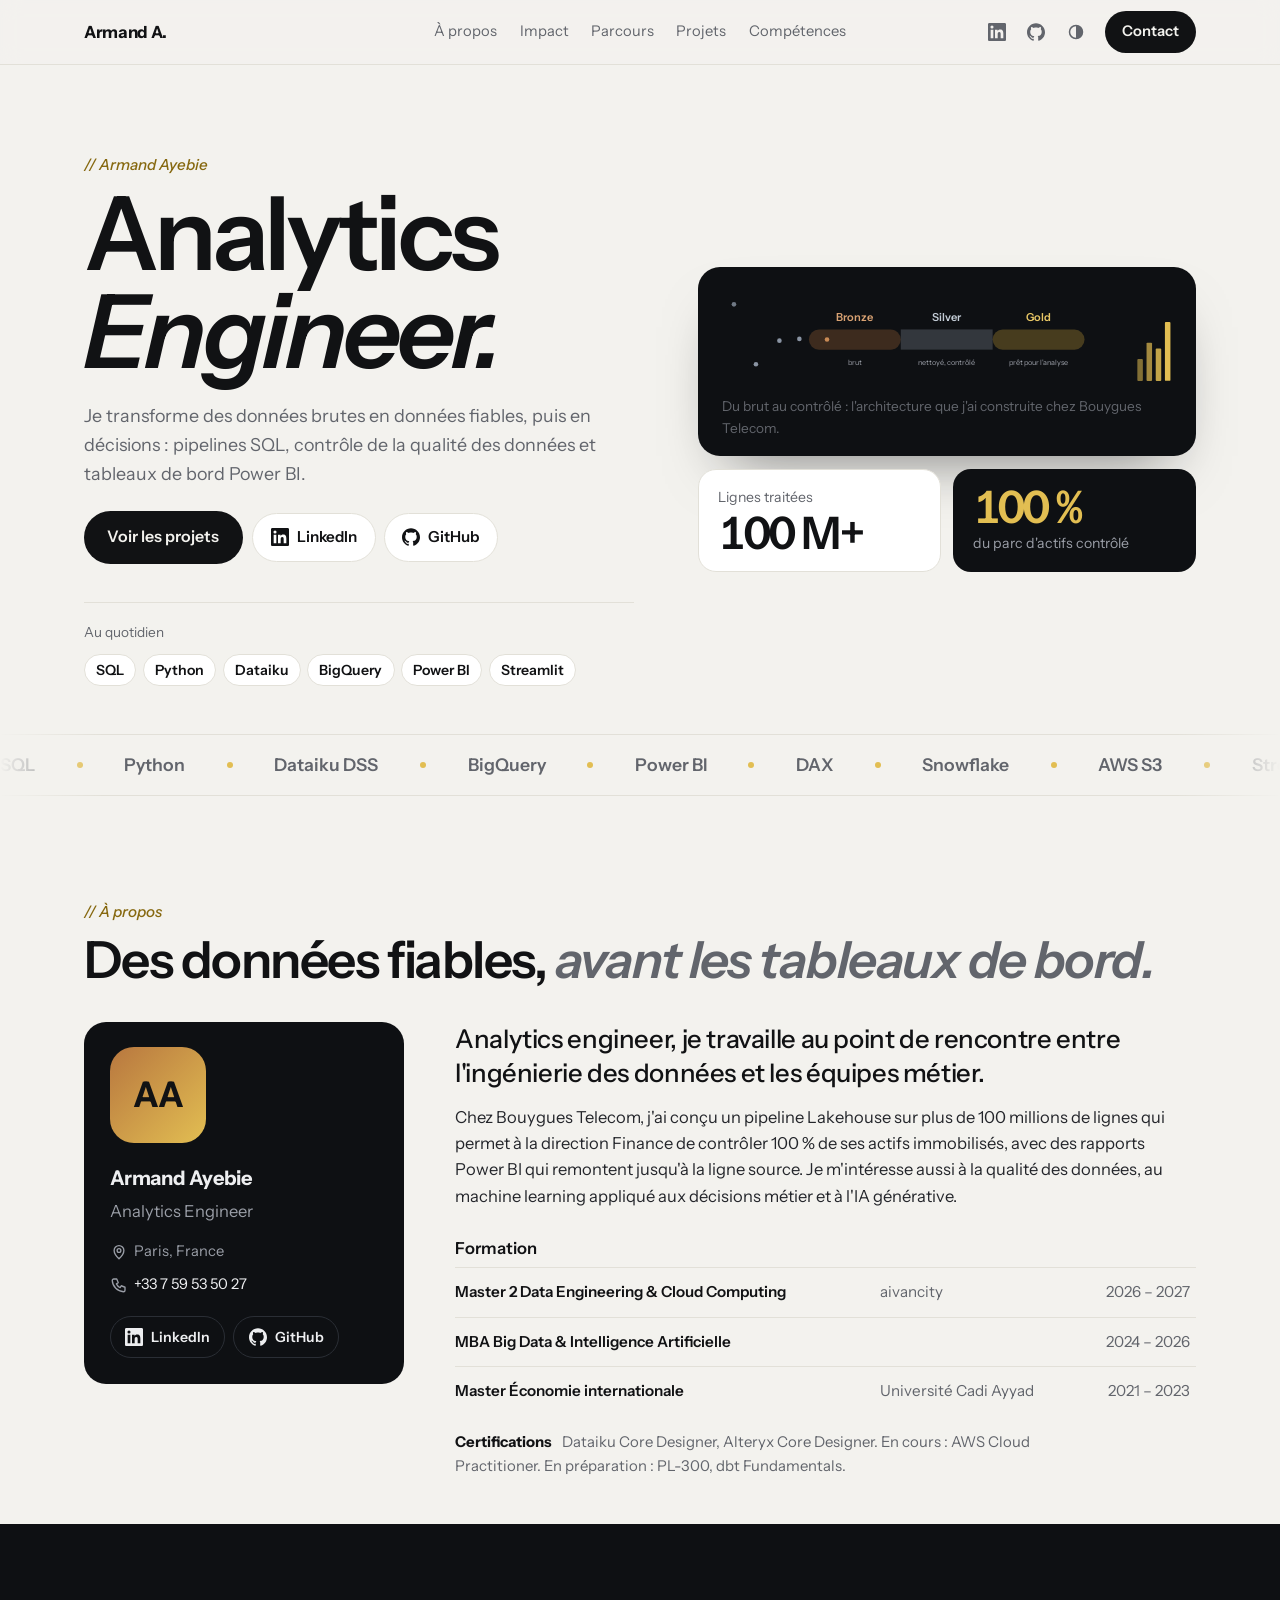
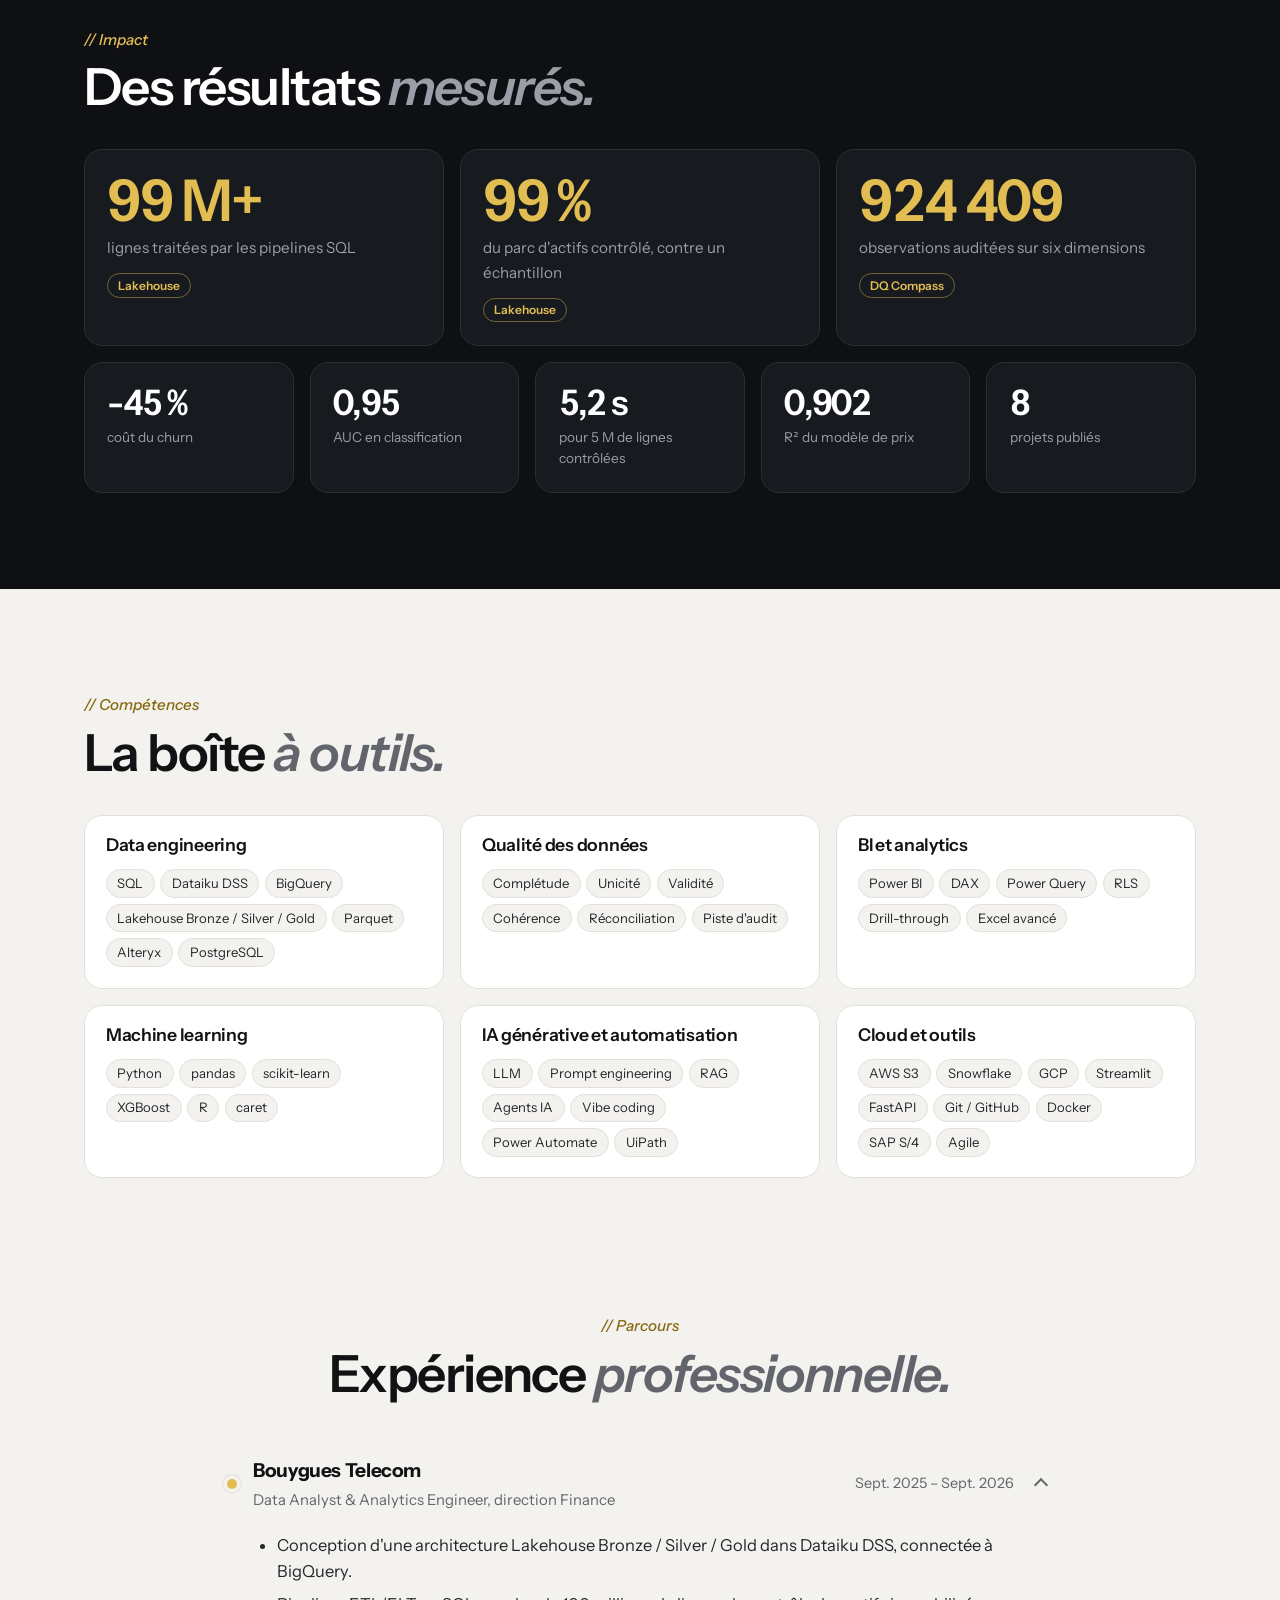
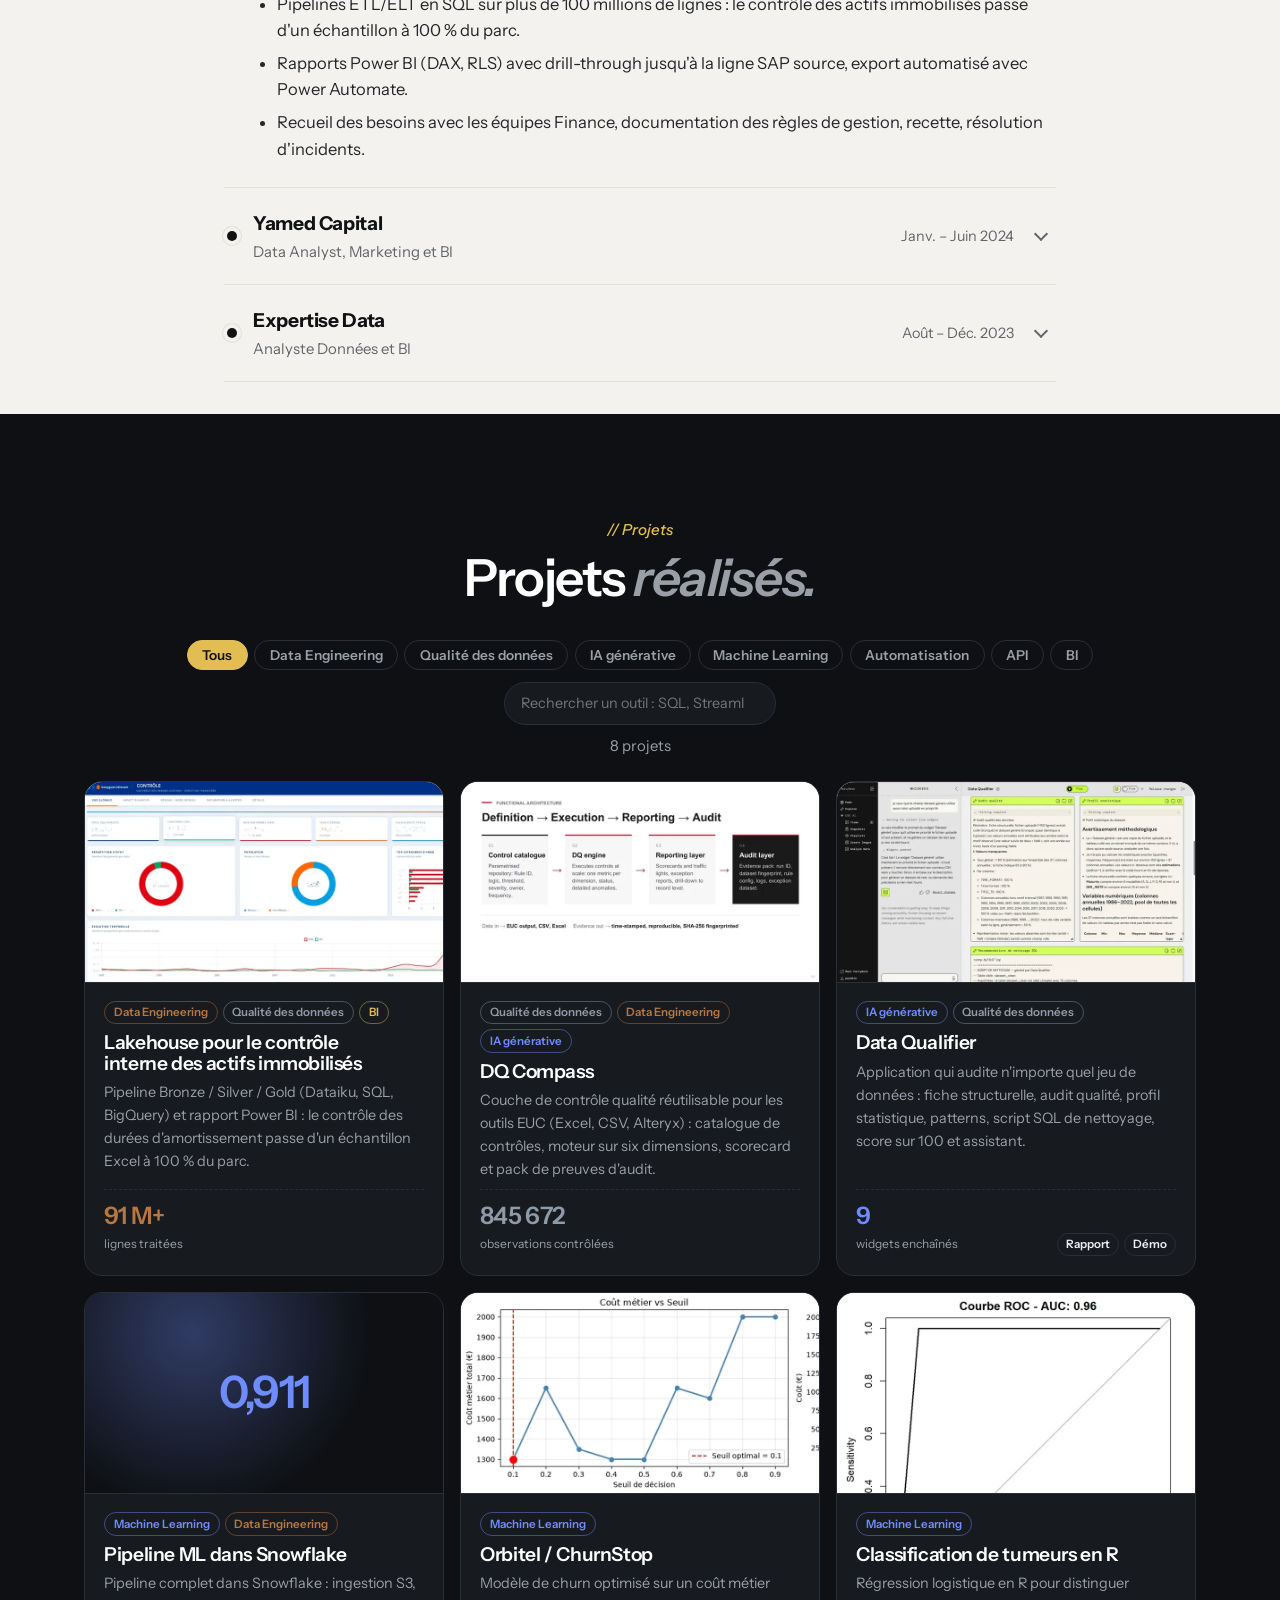
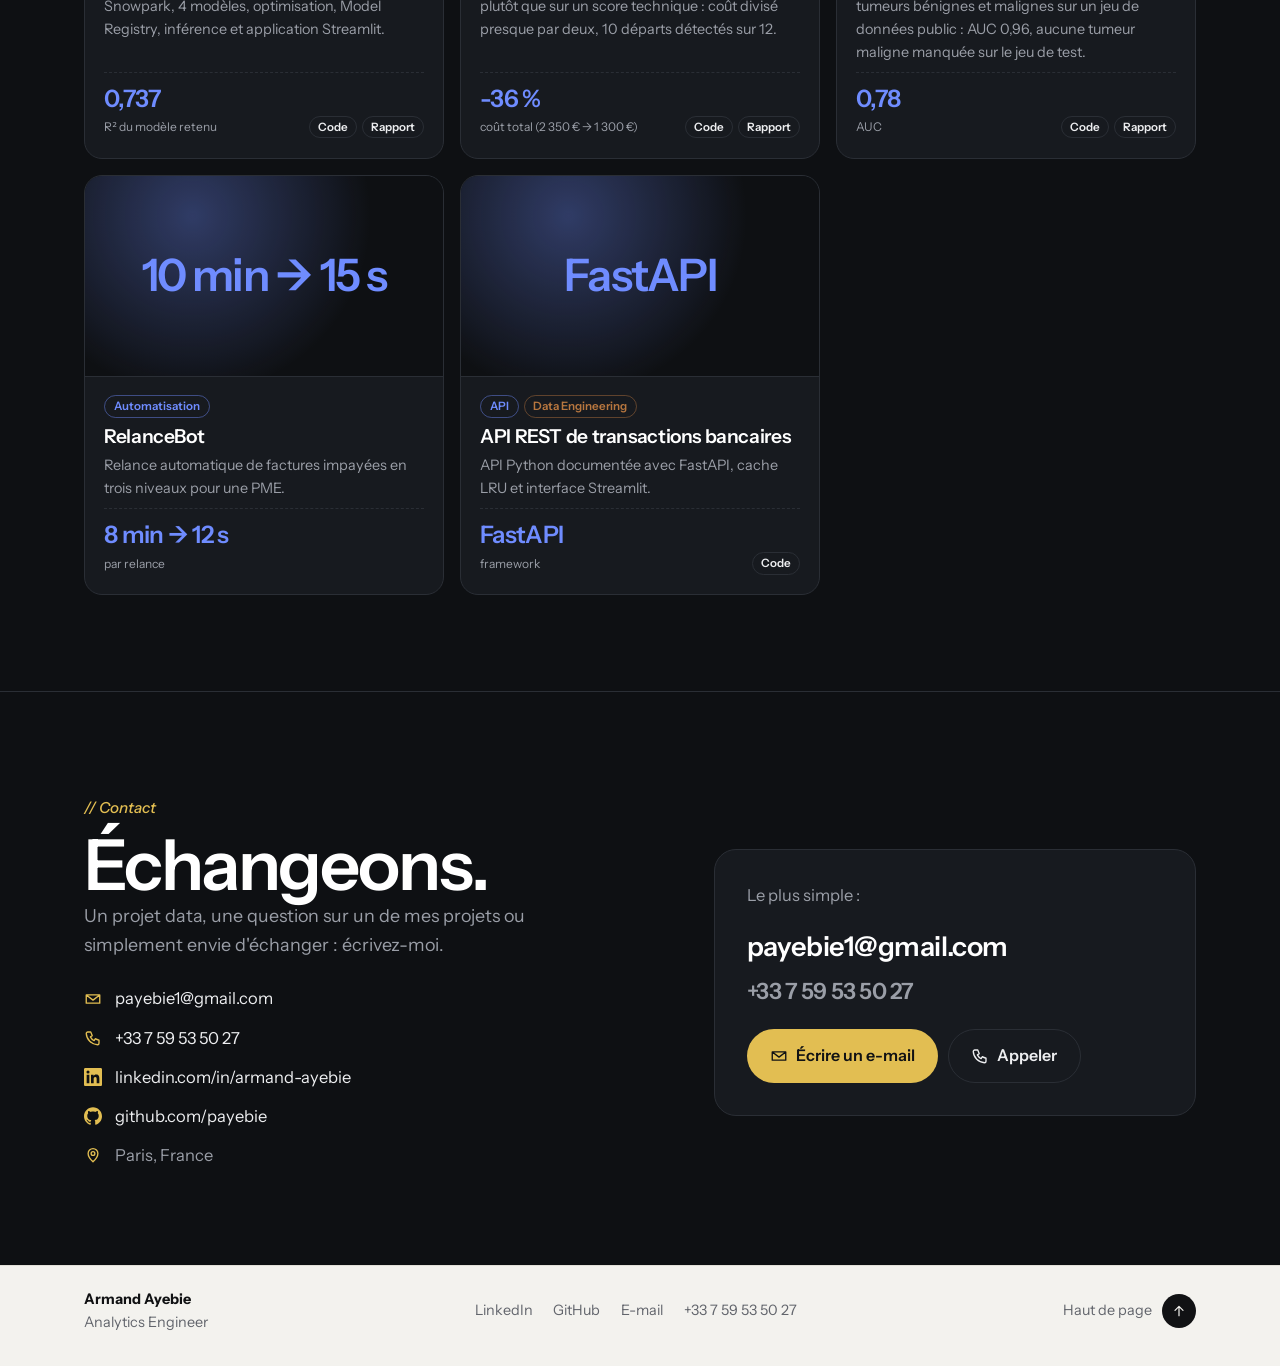
<file: index.html>
<!doctype html><html lang="fr"><head><meta charset="utf-8"><meta name="viewport" content="width=device-width,initial-scale=1">
<title>Armand Ayebie, Analytics Engineer</title><meta name="description" content="Portfolio d&#x27;Armand Ayebie, Analytics Engineer : data engineering, qualité des données, BI, machine learning et IA générative."><link rel="preconnect" href="https://fonts.googleapis.com"><link rel="preconnect" href="https://fonts.gstatic.com" crossorigin><link rel="stylesheet" href="https://fonts.googleapis.com/css2?family=Instrument+Sans:ital,wght@0,400;0,500;0,600;0,700;1,500;1,600&display=swap">
<link rel="stylesheet" href="style.css"><script>document.documentElement.classList.add("js");try{var t=localStorage.getItem("theme");if(t)document.documentElement.dataset.theme=t}catch(e){}</script></head>
<body><header class="nav"><a class="brand" href="index.html">Armand A.</a>
<nav class="links" aria-label="Sections"><a href="index.html#a-propos">À propos</a><a href="index.html#impact">Impact</a><a href="index.html#parcours">Parcours</a><a href="index.html#projets">Projets</a><a href="index.html#competences">Compétences</a></nav>
<div class="nright"><a class="ico" href="https://www.linkedin.com/in/armand-ayebie/" target="_blank" rel="noopener" aria-label="LinkedIn"><svg viewBox="0 0 24 24" width="18" height="18" aria-hidden="true"><path fill="currentColor"  d="M20.447 20.452h-3.554v-5.569c0-1.328-.027-3.037-1.852-3.037-1.853 0-2.136 1.445-2.136 2.939v5.667H9.351V9h3.414v1.561h.046c.477-.9 1.637-1.85 3.37-1.85 3.601 0 4.267 2.37 4.267 5.455v6.286zM5.337 7.433a2.063 2.063 0 1 1 0-4.126 2.063 2.063 0 0 1 0 4.126zm1.782 13.019H3.555V9h3.564v11.452zM22.225 0H1.771C.792 0 0 .774 0 1.729v20.542C0 23.227.792 24 1.771 24h20.451C23.2 24 24 23.227 24 22.271V1.729C24 .774 23.2 0 22.222 0h.003z"/></svg></a><a class="ico" href="https://github.com/payebie" target="_blank" rel="noopener" aria-label="GitHub"><svg viewBox="0 0 24 24" width="18" height="18" aria-hidden="true"><path fill="currentColor"  d="M12 .297c-6.63 0-12 5.373-12 12 0 5.303 3.438 9.8 8.205 11.385.6.113.82-.258.82-.577 0-.285-.01-1.04-.015-2.04-3.338.724-4.042-1.61-4.042-1.61C4.422 18.07 3.633 17.7 3.633 17.7c-1.087-.744.084-.729.084-.729 1.205.084 1.838 1.236 1.838 1.236 1.07 1.835 2.809 1.305 3.495.998.108-.776.417-1.305.76-1.605-2.665-.3-5.466-1.332-5.466-5.93 0-1.31.465-2.38 1.235-3.22-.135-.303-.54-1.523.105-3.176 0 0 1.005-.322 3.3 1.23.96-.267 1.98-.399 3-.405 1.02.006 2.04.138 3 .405 2.28-1.552 3.285-1.23 3.285-1.23.645 1.653.24 2.873.12 3.176.765.84 1.23 1.91 1.23 3.22 0 4.61-2.805 5.625-5.475 5.92.42.36.81 1.096.81 2.22 0 1.606-.015 2.896-.015 3.286 0 .315.21.69.825.57C20.565 22.092 24 17.592 24 12.297c0-6.627-5.373-12-12-12"/></svg></a>
<button id="theme" class="ico" aria-label="Changer de thème"><svg width="16" height="16" viewBox="0 0 16 16" aria-hidden="true"><circle cx="8" cy="8" r="6.5" fill="none" stroke="currentColor" stroke-width="1.5"/><path d="M8 1.5a6.5 6.5 0 0 1 0 13z" fill="currentColor"/></svg></button>
<a class="pill dark" href="index.html#contact">Contact</a></div></header><main>
<section class="hero wrap">
<div class="hl">
<p class="lab h-in" style="--d:0">// Armand Ayebie</p>
<h1 class="h-in" style="--d:1">Analytics<br><em>Engineer.</em></h1>
<p class="sub h-in" style="--d:2">Je transforme des données brutes en données fiables, puis en décisions : pipelines SQL, contrôle de la qualité des données et tableaux de bord Power BI.</p>
<div class="cta h-in" style="--d:3"><a class="pill dark big" href="#projets">Voir les projets</a><div class="social "><a href="https://www.linkedin.com/in/armand-ayebie/" target="_blank" rel="noopener"><svg viewBox="0 0 24 24" width="18" height="18" aria-hidden="true"><path fill="currentColor"  d="M20.447 20.452h-3.554v-5.569c0-1.328-.027-3.037-1.852-3.037-1.853 0-2.136 1.445-2.136 2.939v5.667H9.351V9h3.414v1.561h.046c.477-.9 1.637-1.85 3.37-1.85 3.601 0 4.267 2.37 4.267 5.455v6.286zM5.337 7.433a2.063 2.063 0 1 1 0-4.126 2.063 2.063 0 0 1 0 4.126zm1.782 13.019H3.555V9h3.564v11.452zM22.225 0H1.771C.792 0 0 .774 0 1.729v20.542C0 23.227.792 24 1.771 24h20.451C23.2 24 24 23.227 24 22.271V1.729C24 .774 23.2 0 22.222 0h.003z"/></svg><span>LinkedIn</span></a><a href="https://github.com/payebie" target="_blank" rel="noopener"><svg viewBox="0 0 24 24" width="18" height="18" aria-hidden="true"><path fill="currentColor"  d="M12 .297c-6.63 0-12 5.373-12 12 0 5.303 3.438 9.8 8.205 11.385.6.113.82-.258.82-.577 0-.285-.01-1.04-.015-2.04-3.338.724-4.042-1.61-4.042-1.61C4.422 18.07 3.633 17.7 3.633 17.7c-1.087-.744.084-.729.084-.729 1.205.084 1.838 1.236 1.838 1.236 1.07 1.835 2.809 1.305 3.495.998.108-.776.417-1.305.76-1.605-2.665-.3-5.466-1.332-5.466-5.93 0-1.31.465-2.38 1.235-3.22-.135-.303-.54-1.523.105-3.176 0 0 1.005-.322 3.3 1.23.96-.267 1.98-.399 3-.405 1.02.006 2.04.138 3 .405 2.28-1.552 3.285-1.23 3.285-1.23.645 1.653.24 2.873.12 3.176.765.84 1.23 1.91 1.23 3.22 0 4.61-2.805 5.625-5.475 5.92.42.36.81 1.096.81 2.22 0 1.606-.015 2.896-.015 3.286 0 .315.21.69.825.57C20.565 22.092 24 17.592 24 12.297c0-6.627-5.373-12-12-12"/></svg><span>GitHub</span></a></div></div>
<div class="trusted h-in" style="--d:4"><span>Au quotidien</span><div><span class="tt">SQL</span><span class="tt">Python</span><span class="tt">Dataiku</span><span class="tt">BigQuery</span><span class="tt">Power BI</span><span class="tt">Streamlit</span></div></div>
</div>
<div class="hr h-in" style="--d:2">
<figure class="pcard"><svg class="pipe" viewBox="0 0 1000 220" role="img" aria-label="Des données brutes entrent à gauche, traversent les couches Bronze, Silver et Gold, et sortent en tableau de bord.">
<rect x="200" y="88" width="200" height="44" rx="22" fill="#A86A3A" opacity=".3"/><rect x="400" y="88" width="200" height="44" fill="#8792A0" opacity=".3"/><rect x="600" y="88" width="200" height="44" rx="22" fill="#C9A23A" opacity=".3"/>
<text x="300" y="70" text-anchor="middle" class="pl" fill="#D9A273">Bronze</text><text x="500" y="70" text-anchor="middle" class="pl" fill="#C3CCD6">Silver</text><text x="700" y="70" text-anchor="middle" class="pl" fill="#E8C766">Gold</text>
<text x="300" y="166" text-anchor="middle" class="ps">brut</text><text x="500" y="166" text-anchor="middle" class="ps">nettoyé, contrôlé</text><text x="700" y="166" text-anchor="middle" class="ps">prêt pour l'analyse</text>
<circle r="5" fill="#8a94a3" opacity="0"><animateMotion dur="5.2s" begin="0.60s" repeatCount="indefinite" path="M0,100 C110,100 120,110 200,110 L800,110 C860,110 870,66 900,66"/><animate attributeName="fill" dur="5.2s" begin="0.60s" repeatCount="indefinite" calcMode="discrete" keyTimes="0;0.25;0.48;0.7;1" values="#8a94a3;#C98A55;#AEB8C4;#E2BE52;#E2BE52"/><animate attributeName="opacity" dur="5.2s" begin="0.60s" repeatCount="indefinite" keyTimes="0;0.05;0.92;1" values="0;1;1;0"/></circle><circle r="5" fill="#8a94a3" opacity="0"><animateMotion dur="5.2s" begin="0.89s" repeatCount="indefinite" path="M0,56 C110,56 120,110 200,110 L800,110 C860,110 870,88 900,88"/><animate attributeName="fill" dur="5.2s" begin="0.89s" repeatCount="indefinite" calcMode="discrete" keyTimes="0;0.25;0.48;0.7;1" values="#8a94a3;#C98A55;#AEB8C4;#E2BE52;#E2BE52"/><animate attributeName="opacity" dur="5.2s" begin="0.89s" repeatCount="indefinite" keyTimes="0;0.05;0.92;1" values="0;1;1;0"/></circle><circle r="5" fill="#8a94a3" opacity="0"><animateMotion dur="5.2s" begin="1.18s" repeatCount="indefinite" path="M0,119 C110,119 120,110 200,110 L800,110 C860,110 870,110 900,110"/><animate attributeName="fill" dur="5.2s" begin="1.18s" repeatCount="indefinite" calcMode="discrete" keyTimes="0;0.25;0.48;0.7;1" values="#8a94a3;#C98A55;#AEB8C4;#E2BE52;#E2BE52"/><animate attributeName="opacity" dur="5.2s" begin="1.18s" repeatCount="indefinite" keyTimes="0;0.05;0.92;1" values="0;1;1;0"/></circle><circle r="5" fill="#8a94a3" opacity="0"><animateMotion dur="5.2s" begin="1.47s" repeatCount="indefinite" path="M0,184 C110,184 120,110 200,110 L800,110 C860,110 870,132 900,132"/><animate attributeName="fill" dur="5.2s" begin="1.47s" repeatCount="indefinite" calcMode="discrete" keyTimes="0;0.25;0.48;0.7;1" values="#8a94a3;#C98A55;#AEB8C4;#E2BE52;#E2BE52"/><animate attributeName="opacity" dur="5.2s" begin="1.47s" repeatCount="indefinite" keyTimes="0;0.05;0.92;1" values="0;1;1;0"/></circle><circle r="5" fill="#8a94a3" opacity="0"><animateMotion dur="5.2s" begin="1.76s" repeatCount="indefinite" path="M0,30 C110,30 120,110 200,110 L800,110 C860,110 870,154 900,154"/><animate attributeName="fill" dur="5.2s" begin="1.76s" repeatCount="indefinite" calcMode="discrete" keyTimes="0;0.25;0.48;0.7;1" values="#8a94a3;#C98A55;#AEB8C4;#E2BE52;#E2BE52"/><animate attributeName="opacity" dur="5.2s" begin="1.76s" repeatCount="indefinite" keyTimes="0;0.05;0.92;1" values="0;1;1;0"/></circle><circle r="5" fill="#8a94a3" opacity="0"><animateMotion dur="5.2s" begin="2.05s" repeatCount="indefinite" path="M0,36 C110,36 120,110 200,110 L800,110 C860,110 870,66 900,66"/><animate attributeName="fill" dur="5.2s" begin="2.05s" repeatCount="indefinite" calcMode="discrete" keyTimes="0;0.25;0.48;0.7;1" values="#8a94a3;#C98A55;#AEB8C4;#E2BE52;#E2BE52"/><animate attributeName="opacity" dur="5.2s" begin="2.05s" repeatCount="indefinite" keyTimes="0;0.05;0.92;1" values="0;1;1;0"/></circle><circle r="5" fill="#8a94a3" opacity="0"><animateMotion dur="5.2s" begin="2.34s" repeatCount="indefinite" path="M0,155 C110,155 120,110 200,110 L800,110 C860,110 870,88 900,88"/><animate attributeName="fill" dur="5.2s" begin="2.34s" repeatCount="indefinite" calcMode="discrete" keyTimes="0;0.25;0.48;0.7;1" values="#8a94a3;#C98A55;#AEB8C4;#E2BE52;#E2BE52"/><animate attributeName="opacity" dur="5.2s" begin="2.34s" repeatCount="indefinite" keyTimes="0;0.05;0.92;1" values="0;1;1;0"/></circle><circle r="5" fill="#8a94a3" opacity="0"><animateMotion dur="5.2s" begin="2.63s" repeatCount="indefinite" path="M0,42 C110,42 120,110 200,110 L800,110 C860,110 870,110 900,110"/><animate attributeName="fill" dur="5.2s" begin="2.63s" repeatCount="indefinite" calcMode="discrete" keyTimes="0;0.25;0.48;0.7;1" values="#8a94a3;#C98A55;#AEB8C4;#E2BE52;#E2BE52"/><animate attributeName="opacity" dur="5.2s" begin="2.63s" repeatCount="indefinite" keyTimes="0;0.05;0.92;1" values="0;1;1;0"/></circle><circle r="5" fill="#8a94a3" opacity="0"><animateMotion dur="5.2s" begin="2.92s" repeatCount="indefinite" path="M0,111 C110,111 120,110 200,110 L800,110 C860,110 870,132 900,132"/><animate attributeName="fill" dur="5.2s" begin="2.92s" repeatCount="indefinite" calcMode="discrete" keyTimes="0;0.25;0.48;0.7;1" values="#8a94a3;#C98A55;#AEB8C4;#E2BE52;#E2BE52"/><animate attributeName="opacity" dur="5.2s" begin="2.92s" repeatCount="indefinite" keyTimes="0;0.05;0.92;1" values="0;1;1;0"/></circle><circle r="5" fill="#8a94a3" opacity="0"><animateMotion dur="5.2s" begin="3.21s" repeatCount="indefinite" path="M0,167 C110,167 120,110 200,110 L800,110 C860,110 870,154 900,154"/><animate attributeName="fill" dur="5.2s" begin="3.21s" repeatCount="indefinite" calcMode="discrete" keyTimes="0;0.25;0.48;0.7;1" values="#8a94a3;#C98A55;#AEB8C4;#E2BE52;#E2BE52"/><animate attributeName="opacity" dur="5.2s" begin="3.21s" repeatCount="indefinite" keyTimes="0;0.05;0.92;1" values="0;1;1;0"/></circle><circle r="5" fill="#8a94a3" opacity="0"><animateMotion dur="5.2s" begin="3.50s" repeatCount="indefinite" path="M0,32 C110,32 120,110 200,110 L800,110 C860,110 870,66 900,66"/><animate attributeName="fill" dur="5.2s" begin="3.50s" repeatCount="indefinite" calcMode="discrete" keyTimes="0;0.25;0.48;0.7;1" values="#8a94a3;#C98A55;#AEB8C4;#E2BE52;#E2BE52"/><animate attributeName="opacity" dur="5.2s" begin="3.50s" repeatCount="indefinite" keyTimes="0;0.05;0.92;1" values="0;1;1;0"/></circle><circle r="5" fill="#8a94a3" opacity="0"><animateMotion dur="5.2s" begin="3.79s" repeatCount="indefinite" path="M0,147 C110,147 120,110 200,110 L800,110 C860,110 870,88 900,88"/><animate attributeName="fill" dur="5.2s" begin="3.79s" repeatCount="indefinite" calcMode="discrete" keyTimes="0;0.25;0.48;0.7;1" values="#8a94a3;#C98A55;#AEB8C4;#E2BE52;#E2BE52"/><animate attributeName="opacity" dur="5.2s" begin="3.79s" repeatCount="indefinite" keyTimes="0;0.05;0.92;1" values="0;1;1;0"/></circle><circle r="5" fill="#8a94a3" opacity="0"><animateMotion dur="5.2s" begin="4.08s" repeatCount="indefinite" path="M0,72 C110,72 120,110 200,110 L800,110 C860,110 870,110 900,110"/><animate attributeName="fill" dur="5.2s" begin="4.08s" repeatCount="indefinite" calcMode="discrete" keyTimes="0;0.25;0.48;0.7;1" values="#8a94a3;#C98A55;#AEB8C4;#E2BE52;#E2BE52"/><animate attributeName="opacity" dur="5.2s" begin="4.08s" repeatCount="indefinite" keyTimes="0;0.05;0.92;1" values="0;1;1;0"/></circle><circle r="5" fill="#8a94a3" opacity="0"><animateMotion dur="5.2s" begin="4.37s" repeatCount="indefinite" path="M0,27 C110,27 120,110 200,110 L800,110 C860,110 870,132 900,132"/><animate attributeName="fill" dur="5.2s" begin="4.37s" repeatCount="indefinite" calcMode="discrete" keyTimes="0;0.25;0.48;0.7;1" values="#8a94a3;#C98A55;#AEB8C4;#E2BE52;#E2BE52"/><animate attributeName="opacity" dur="5.2s" begin="4.37s" repeatCount="indefinite" keyTimes="0;0.05;0.92;1" values="0;1;1;0"/></circle><circle r="5" fill="#8a94a3" opacity="0"><animateMotion dur="5.2s" begin="4.66s" repeatCount="indefinite" path="M0,40 C110,40 120,110 200,110 L800,110 C860,110 870,154 900,154"/><animate attributeName="fill" dur="5.2s" begin="4.66s" repeatCount="indefinite" calcMode="discrete" keyTimes="0;0.25;0.48;0.7;1" values="#8a94a3;#C98A55;#AEB8C4;#E2BE52;#E2BE52"/><animate attributeName="opacity" dur="5.2s" begin="4.66s" repeatCount="indefinite" keyTimes="0;0.05;0.92;1" values="0;1;1;0"/></circle><circle r="5" fill="#8a94a3" opacity="0"><animateMotion dur="5.2s" begin="4.95s" repeatCount="indefinite" path="M0,129 C110,129 120,110 200,110 L800,110 C860,110 870,66 900,66"/><animate attributeName="fill" dur="5.2s" begin="4.95s" repeatCount="indefinite" calcMode="discrete" keyTimes="0;0.25;0.48;0.7;1" values="#8a94a3;#C98A55;#AEB8C4;#E2BE52;#E2BE52"/><animate attributeName="opacity" dur="5.2s" begin="4.95s" repeatCount="indefinite" keyTimes="0;0.05;0.92;1" values="0;1;1;0"/></circle><circle r="5" fill="#8a94a3" opacity="0"><animateMotion dur="5.2s" begin="5.24s" repeatCount="indefinite" path="M0,125 C110,125 120,110 200,110 L800,110 C860,110 870,88 900,88"/><animate attributeName="fill" dur="5.2s" begin="5.24s" repeatCount="indefinite" calcMode="discrete" keyTimes="0;0.25;0.48;0.7;1" values="#8a94a3;#C98A55;#AEB8C4;#E2BE52;#E2BE52"/><animate attributeName="opacity" dur="5.2s" begin="5.24s" repeatCount="indefinite" keyTimes="0;0.05;0.92;1" values="0;1;1;0"/></circle><circle r="5" fill="#8a94a3" opacity="0"><animateMotion dur="5.2s" begin="5.53s" repeatCount="indefinite" path="M0,35 C110,35 120,110 200,110 L800,110 C860,110 870,110 900,110"/><animate attributeName="fill" dur="5.2s" begin="5.53s" repeatCount="indefinite" calcMode="discrete" keyTimes="0;0.25;0.48;0.7;1" values="#8a94a3;#C98A55;#AEB8C4;#E2BE52;#E2BE52"/><animate attributeName="opacity" dur="5.2s" begin="5.53s" repeatCount="indefinite" keyTimes="0;0.05;0.92;1" values="0;1;1;0"/></circle><rect x="915" y="140" width="12" height="60" rx="2" fill="#E2BE52" opacity="0.55"><animate attributeName="height" values="24;60;42;60" dur="3.5s" repeatCount="indefinite"/><animate attributeName="y" values="176;140;158;140" dur="3.5s" repeatCount="indefinite"/></rect><rect x="935" y="105" width="12" height="95" rx="2" fill="#E2BE52" opacity="0.7000000000000001"><animate attributeName="height" values="38;95;66;95" dur="4.2s" repeatCount="indefinite"/><animate attributeName="y" values="162;105;134;105" dur="4.2s" repeatCount="indefinite"/></rect><rect x="955" y="125" width="12" height="75" rx="2" fill="#E2BE52" opacity="0.8500000000000001"><animate attributeName="height" values="30;75;52;75" dur="4.9s" repeatCount="indefinite"/><animate attributeName="y" values="170;125;148;125" dur="4.9s" repeatCount="indefinite"/></rect><rect x="975" y="70" width="12" height="130" rx="2" fill="#E2BE52" opacity="1.0"><animate attributeName="height" values="52;130;91;130" dur="5.6s" repeatCount="indefinite"/><animate attributeName="y" values="148;70;109;70" dur="5.6s" repeatCount="indefinite"/></rect></svg><figcaption>Du brut au contrôlé : l'architecture que j'ai construite chez Bouygues Telecom.</figcaption></figure>
<div class="htiles"><div class="ht light"><span>Lignes traitées</span><b class="num">100 M+</b></div><div class="ht dark"><b class="num">100 %</b><span>du parc d'actifs contrôlé</span></div></div>
</div>
</section>
<div class="marquee" aria-label="Technologies utilisées"><div class="mtrack"><span>SQL</span><span>Python</span><span>Dataiku DSS</span><span>BigQuery</span><span>Power BI</span><span>DAX</span><span>Snowflake</span><span>AWS S3</span><span>Streamlit</span><span>FastAPI</span><span>scikit-learn</span><span>XGBoost</span><span>R</span><span>Power Automate</span><span>UiPath</span><span>Git</span><span>Parquet</span><span>PostgreSQL</span><span>SQL</span><span>Python</span><span>Dataiku DSS</span><span>BigQuery</span><span>Power BI</span><span>DAX</span><span>Snowflake</span><span>AWS S3</span><span>Streamlit</span><span>FastAPI</span><span>scikit-learn</span><span>XGBoost</span><span>R</span><span>Power Automate</span><span>UiPath</span><span>Git</span><span>Parquet</span><span>PostgreSQL</span></div></div>
<section id="a-propos" class="wrap sec">
<div class="sh rv"><p class="lab">// À propos</p><h2>Des données fiables, <em>avant les tableaux de bord.</em></h2></div>
<div class="about">
<aside class="idcard rv"><div class="mono" aria-hidden="true">AA</div><b>Armand Ayebie</b><span>Analytics Engineer</span><p class="loc"><svg viewBox="0 0 24 24" width="18" height="18" aria-hidden="true"><path fill="none" stroke="currentColor" stroke-width="1.8" stroke-linecap="round" stroke-linejoin="round" d="M12 21s-6.5-6-6.5-11a6.5 6.5 0 0 1 13 0c0 5-6.5 11-6.5 11z M12 12.5a2.5 2.5 0 1 0 0-5 2.5 2.5 0 0 0 0 5z"/></svg>Paris, France</p><p class="loc tl"><svg viewBox="0 0 24 24" width="18" height="18" aria-hidden="true"><path fill="none" stroke="currentColor" stroke-width="1.8" stroke-linecap="round" stroke-linejoin="round" d="M5 4h4l2 5-2.5 1.5a11 11 0 0 0 5 5L15 13l5 2v4a2 2 0 0 1-2 2A16 16 0 0 1 3 6a2 2 0 0 1 2-2"/></svg><a href="tel:+33759535027">+33 7 59 53 50 27</a></p><div class="social on-dark"><a href="https://www.linkedin.com/in/armand-ayebie/" target="_blank" rel="noopener"><svg viewBox="0 0 24 24" width="18" height="18" aria-hidden="true"><path fill="currentColor"  d="M20.447 20.452h-3.554v-5.569c0-1.328-.027-3.037-1.852-3.037-1.853 0-2.136 1.445-2.136 2.939v5.667H9.351V9h3.414v1.561h.046c.477-.9 1.637-1.85 3.37-1.85 3.601 0 4.267 2.37 4.267 5.455v6.286zM5.337 7.433a2.063 2.063 0 1 1 0-4.126 2.063 2.063 0 0 1 0 4.126zm1.782 13.019H3.555V9h3.564v11.452zM22.225 0H1.771C.792 0 0 .774 0 1.729v20.542C0 23.227.792 24 1.771 24h20.451C23.2 24 24 23.227 24 22.271V1.729C24 .774 23.2 0 22.222 0h.003z"/></svg><span>LinkedIn</span></a><a href="https://github.com/payebie" target="_blank" rel="noopener"><svg viewBox="0 0 24 24" width="18" height="18" aria-hidden="true"><path fill="currentColor"  d="M12 .297c-6.63 0-12 5.373-12 12 0 5.303 3.438 9.8 8.205 11.385.6.113.82-.258.82-.577 0-.285-.01-1.04-.015-2.04-3.338.724-4.042-1.61-4.042-1.61C4.422 18.07 3.633 17.7 3.633 17.7c-1.087-.744.084-.729.084-.729 1.205.084 1.838 1.236 1.838 1.236 1.07 1.835 2.809 1.305 3.495.998.108-.776.417-1.305.76-1.605-2.665-.3-5.466-1.332-5.466-5.93 0-1.31.465-2.38 1.235-3.22-.135-.303-.54-1.523.105-3.176 0 0 1.005-.322 3.3 1.23.96-.267 1.98-.399 3-.405 1.02.006 2.04.138 3 .405 2.28-1.552 3.285-1.23 3.285-1.23.645 1.653.24 2.873.12 3.176.765.84 1.23 1.91 1.23 3.22 0 4.61-2.805 5.625-5.475 5.92.42.36.81 1.096.81 2.22 0 1.606-.015 2.896-.015 3.286 0 .315.21.69.825.57C20.565 22.092 24 17.592 24 12.297c0-6.627-5.373-12-12-12"/></svg><span>GitHub</span></a></div></aside>
<div class="abody rv"><p class="big">Analytics engineer, je travaille au point de rencontre entre l'ingénierie des données et les équipes métier.</p>
<p>Chez Bouygues Telecom, j'ai conçu un pipeline Lakehouse sur plus de 100 millions de lignes qui permet à la direction Finance de contrôler 100 % de ses actifs immobilisés, avec des rapports Power BI qui remontent jusqu'à la ligne source. Je m'intéresse aussi à la qualité des données, au machine learning appliqué aux décisions métier et à l'IA générative.</p>
<table class="edu"><caption>Formation</caption><tbody><tr><th scope="row">Master 2 Data Engineering &amp; Cloud Computing</th><td>aivancity</td><td class="yr">2026 – 2027</td></tr><tr><th scope="row">MBA Big Data &amp; Intelligence Artificielle</th><td></td><td class="yr">2024 – 2026</td></tr><tr><th scope="row">Master Économie internationale</th><td>Université Cadi Ayyad</td><td class="yr">2021 – 2023</td></tr></tbody></table>
<p class="certs"><b>Certifications</b> Dataiku Core Designer, Alteryx Core Designer. En cours : AWS Cloud Practitioner. En préparation : PL-300, dbt Fundamentals.</p></div>
</div></section>
<section id="impact" class="dark-sec"><div class="wrap sec">
<div class="sh rv"><p class="lab">// Impact</p><h2>Des résultats <em>mesurés.</em></h2></div><div class="ibig"><div class="itile rv"><b class="num">100 M+</b><p>lignes traitées par les pipelines SQL</p><span class="ipill">Lakehouse</span></div><div class="itile rv"><b class="num">100 %</b><p>du parc d&#x27;actifs contrôlé, contre un échantillon</p><span class="ipill">Lakehouse</span></div><div class="itile rv"><b class="num">933 325</b><p>observations auditées sur six dimensions</p><span class="ipill">DQ Compass</span></div></div><div class="ismall"><div class="itile s rv"><b class="num">-45 %</b><p>coût du churn</p></div><div class="itile s rv"><b class="num">0,96</b><p>AUC en classification</p></div><div class="itile s rv"><b class="num">5,3 s</b><p>pour 5 M de lignes contrôlées</p></div><div class="itile s rv"><b class="num">0,911</b><p>R² du modèle de prix</p></div><div class="itile s rv"><b class="num">8</b><p>projets publiés</p></div></div></div></section>
<section id="competences" class="wrap sec"><div class="sh rv"><p class="lab">// Compétences</p><h2>La boîte <em>à outils.</em></h2></div><div class="stack"><div class="scard rv"><h3>Data engineering</h3><div class="tags"><span class="tag">SQL</span><span class="tag">Dataiku DSS</span><span class="tag">BigQuery</span><span class="tag">Lakehouse Bronze / Silver / Gold</span><span class="tag">Parquet</span><span class="tag">Alteryx</span><span class="tag">PostgreSQL</span></div></div><div class="scard rv"><h3>Qualité des données</h3><div class="tags"><span class="tag">Complétude</span><span class="tag">Unicité</span><span class="tag">Validité</span><span class="tag">Cohérence</span><span class="tag">Réconciliation</span><span class="tag">Piste d&#x27;audit</span></div></div><div class="scard rv"><h3>BI et analytics</h3><div class="tags"><span class="tag">Power BI</span><span class="tag">DAX</span><span class="tag">Power Query</span><span class="tag">RLS</span><span class="tag">Drill-through</span><span class="tag">Excel avancé</span></div></div><div class="scard rv"><h3>Machine learning</h3><div class="tags"><span class="tag">Python</span><span class="tag">pandas</span><span class="tag">scikit-learn</span><span class="tag">XGBoost</span><span class="tag">R</span><span class="tag">caret</span></div></div><div class="scard rv"><h3>IA générative et automatisation</h3><div class="tags"><span class="tag">LLM</span><span class="tag">Prompt engineering</span><span class="tag">RAG</span><span class="tag">Agents IA</span><span class="tag">Vibe coding</span><span class="tag">Power Automate</span><span class="tag">UiPath</span></div></div><div class="scard rv"><h3>Cloud et outils</h3><div class="tags"><span class="tag">AWS S3</span><span class="tag">Snowflake</span><span class="tag">GCP</span><span class="tag">Streamlit</span><span class="tag">FastAPI</span><span class="tag">Git / GitHub</span><span class="tag">Docker</span><span class="tag">SAP S/4</span><span class="tag">Agile</span></div></div></div></section>
<section id="parcours" class="wrap sec"><div class="sh rv center"><p class="lab">// Parcours</p><h2>Expérience <em>professionnelle.</em></h2></div><div class="xps"><details class="xp rv" open><summary><span class="xdot" aria-hidden="true"></span><span class="xco"><b>Bouygues Telecom</b><span>Data Analyst &amp; Analytics Engineer, direction Finance</span></span><span class="xd">Sept. 2025 – Sept. 2026</span><span class="xch" aria-hidden="true"></span></summary><div class="xbody"><ul class=""><li>Conception d&#x27;une architecture Lakehouse Bronze / Silver / Gold dans Dataiku DSS, connectée à BigQuery.</li><li>Pipelines ETL/ELT en SQL sur plus de 100 millions de lignes : le contrôle des actifs immobilisés passe d&#x27;un échantillon à 100 % du parc.</li><li>Rapports Power BI (DAX, RLS) avec drill-through jusqu&#x27;à la ligne SAP source, export automatisé avec Power Automate.</li><li>Recueil des besoins avec les équipes Finance, documentation des règles de gestion, recette, résolution d&#x27;incidents.</li></ul></div></details><details class="xp rv"><summary><span class="xdot" aria-hidden="true"></span><span class="xco"><b>Yamed Capital</b><span>Data Analyst, Marketing et BI</span></span><span class="xd">Janv. – Juin 2024</span><span class="xch" aria-hidden="true"></span></summary><div class="xbody"><ul class=""><li>5 rapports Power BI de suivi de la rentabilité, utilisés en comité d&#x27;investissement, avec 7 KPI intégrés au pilotage.</li><li>Automatisation des rapports périodiques en Python (pandas) : 40 % de temps de production en moins.</li></ul></div></details><details class="xp rv"><summary><span class="xdot" aria-hidden="true"></span><span class="xco"><b>Expertise Data</b><span>Analyste Données et BI</span></span><span class="xd">Août – Déc. 2023</span><span class="xch" aria-hidden="true"></span></summary><div class="xbody"><ul class=""><li>3 tableaux de bord Power BI pour des PME clientes.</li><li>Nettoyage de fichiers clients, 2 tâches manuelles automatisées en Python, contribution à un audit data dans le retail.</li></ul></div></details></div></section>
<section id="projets" class="dark-sec"><div class="wrap sec">
<div class="sh rv center"><p class="lab">// Projets</p><h2>Projets <em>réalisés.</em></h2></div>
<div class="tools rv"><div class="chips"><button class="chip on" data-f="all">Tous</button><button class="chip" data-f="de">Data Engineering</button><button class="chip" data-f="dq">Qualité des données</button><button class="chip" data-f="ia">IA générative</button><button class="chip" data-f="ml">Machine Learning</button><button class="chip" data-f="auto">Automatisation</button><button class="chip" data-f="api">API</button><button class="chip" data-f="bi">BI</button></div><input id="q" type="search" placeholder="Rechercher un outil : SQL, Streamlit..." aria-label="Rechercher un projet ou un outil"></div>
<p id="count" class="muted" aria-live="polite"></p><div class="grid"><a class="card rv c-de" href="projets/lakehouse-bouygues.html" data-cats="de dq bi" data-text="lakehouse pour le contrôle interne des actifs immobilisés pipeline bronze / silver / gold (dataiku, sql, bigquery) et rapport power bi : le contrôle des durées d&#x27;amortissement passe d&#x27;un échantillon excel à 100 % du parc. dataiku dss sql gcp bigquery parquet power bi dax sap fi-aa data engineering qualité des données bi">
<div class="thumb"><img src="img/thumb-lakehouse-bouygues.webp" alt="" loading="lazy"></div><div class="cbody"><div class="cats"><span class="cat c-de">Data Engineering</span><span class="cat c-dq">Qualité des données</span><span class="cat c-bi">BI</span></div><h3>Lakehouse pour le contrôle interne des actifs immobilisés</h3><p>Pipeline Bronze / Silver / Gold (Dataiku, SQL, BigQuery) et rapport Power BI : le contrôle des durées d&#x27;amortissement passe d&#x27;un échantillon Excel à 100 % du parc.</p>
<div class="cfoot"><div class="ck"><b class="num">100 M+</b><span>lignes traitées</span></div><div class="cb"></div></div></div></a><a class="card rv c-dq" href="projets/dq-compass.html" data-cats="dq de ia" data-text="dq compass couche de contrôle qualité réutilisable pour les outils euc (excel, csv, alteryx) : catalogue de contrôles, moteur sur six dimensions, scorecard et pack de preuves d&#x27;audit. python pandas streamlit git / github sha-256 vibe coding api claude (suggestions) qualité des données data engineering ia générative">
<div class="thumb"><img src="img/thumb-dq-compass.webp" alt="" loading="lazy"></div><div class="cbody"><div class="cats"><span class="cat c-dq">Qualité des données</span><span class="cat c-de">Data Engineering</span><span class="cat c-ia">IA générative</span></div><h3>DQ Compass</h3><p>Couche de contrôle qualité réutilisable pour les outils EUC (Excel, CSV, Alteryx) : catalogue de contrôles, moteur sur six dimensions, scorecard et pack de preuves d&#x27;audit.</p>
<div class="cfoot"><div class="ck"><b class="num">933 325</b><span>observations contrôlées</span></div><div class="cb"></div></div></div></a><a class="card rv c-ia" href="projets/data-qualifier.html" data-cats="ia dq" data-text="data qualifier application qui audite n&#x27;importe quel jeu de données : fiche structurelle, audit qualité, profil statistique, patterns, script sql de nettoyage, score sur 100 et assistant. amazon partyrock (bedrock) prompt engineering prompt chaining vibe coding sql ia générative qualité des données">
<div class="thumb"><img src="img/thumb-data-qualifier.webp" alt="" loading="lazy"></div><div class="cbody"><div class="cats"><span class="cat c-ia">IA générative</span><span class="cat c-dq">Qualité des données</span></div><h3>Data Qualifier</h3><p>Application qui audite n&#x27;importe quel jeu de données : fiche structurelle, audit qualité, profil statistique, patterns, script SQL de nettoyage, score sur 100 et assistant.</p>
<div class="cfoot"><div class="ck"><b class="num">10</b><span>widgets enchaînés</span></div><div class="cb"><span class="badge">Rapport</span><span class="badge">Démo</span></div></div></div></a><a class="card rv c-ml" href="projets/pipeline-ml-cloud.html" data-cats="ml de" data-text="pipeline ml dans snowflake pipeline complet dans snowflake : ingestion s3, snowpark, 4 modèles, optimisation, model registry, inférence et application streamlit. python sql aws s3 snowflake snowpark model registry scikit-learn xgboost streamlit machine learning data engineering">
<div class="thumb ph c-ml" aria-hidden="true"><span>0,911</span></div><div class="cbody"><div class="cats"><span class="cat c-ml">Machine Learning</span><span class="cat c-de">Data Engineering</span></div><h3>Pipeline ML dans Snowflake</h3><p>Pipeline complet dans Snowflake : ingestion S3, Snowpark, 4 modèles, optimisation, Model Registry, inférence et application Streamlit.</p>
<div class="cfoot"><div class="ck"><b class="num">0,911</b><span>R² du modèle retenu</span></div><div class="cb"><span class="badge">Code</span><span class="badge">Rapport</span></div></div></div></a><a class="card rv c-ml" href="projets/orbitel-churnstop.html" data-cats="ml" data-text="orbitel / churnstop modèle de churn optimisé sur un coût métier plutôt que sur un score technique : coût divisé presque par deux, 10 départs détectés sur 12. python pandas scikit-learn régression logistique random forest matplotlib machine learning">
<div class="thumb"><img src="img/thumb-orbitel-churnstop.webp" alt="" loading="lazy"></div><div class="cbody"><div class="cats"><span class="cat c-ml">Machine Learning</span></div><h3>Orbitel / ChurnStop</h3><p>Modèle de churn optimisé sur un coût métier plutôt que sur un score technique : coût divisé presque par deux, 10 départs détectés sur 12.</p>
<div class="cfoot"><div class="ck"><b class="num">-45 %</b><span>coût total (2 350 € → 1 300 €)</span></div><div class="cb"><span class="badge">Code</span><span class="badge">Rapport</span></div></div></div></a><a class="card rv c-ml" href="projets/classification-tumeurs-r.html" data-cats="ml" data-text="classification de tumeurs en r régression logistique en r pour distinguer tumeurs bénignes et malignes sur un jeu de données public : auc 0,96, aucune tumeur maligne manquée sur le jeu de test. r tidyverse caret ggplot2 corrplot proc r markdown machine learning">
<div class="thumb"><img src="img/thumb-classification-tumeurs-r.webp" alt="" loading="lazy"></div><div class="cbody"><div class="cats"><span class="cat c-ml">Machine Learning</span></div><h3>Classification de tumeurs en R</h3><p>Régression logistique en R pour distinguer tumeurs bénignes et malignes sur un jeu de données public : AUC 0,96, aucune tumeur maligne manquée sur le jeu de test.</p>
<div class="cfoot"><div class="ck"><b class="num">0,96</b><span>AUC</span></div><div class="cb"><span class="badge">Code</span><span class="badge">Rapport</span></div></div></div></a><a class="card rv c-auto" href="projets/relancebot.html" data-cats="auto" data-text="relancebot relance automatique de factures impayées en trois niveaux pour une pme. uipath studioweb uipath orchestrator e-mails dynamiques automatisation">
<div class="thumb ph c-auto" aria-hidden="true"><span>10 min → 15 s</span></div><div class="cbody"><div class="cats"><span class="cat c-auto">Automatisation</span></div><h3>RelanceBot</h3><p>Relance automatique de factures impayées en trois niveaux pour une PME.</p>
<div class="cfoot"><div class="ck"><b class="num">10 min → 15 s</b><span>par relance</span></div><div class="cb"></div></div></div></a><a class="card rv c-api" href="projets/api-transactions.html" data-cats="api de" data-text="api rest de transactions bancaires api python documentée avec fastapi, cache lru et interface streamlit. python fastapi swagger streamlit github api data engineering">
<div class="thumb ph c-api" aria-hidden="true"><span>FastAPI</span></div><div class="cbody"><div class="cats"><span class="cat c-api">API</span><span class="cat c-de">Data Engineering</span></div><h3>API REST de transactions bancaires</h3><p>API Python documentée avec FastAPI, cache LRU et interface Streamlit.</p>
<div class="cfoot"><div class="ck"><b class="num">FastAPI</b><span>framework</span></div><div class="cb"><span class="badge">Code</span></div></div></div></a></div><p id="empty" class="muted" hidden>Aucun projet ne correspond. Essayez un autre outil ou le filtre « Tous ».</p></div></section>
<section id="contact" class="dark-sec contact"><div class="wrap sec cgrid">
<div class="rv"><p class="lab">// Contact</p><h2>Échangeons.</h2><p class="sub">Un projet data, une question sur un de mes projets ou simplement envie d'échanger : écrivez-moi.</p>
<ul class="clist"><li><svg viewBox="0 0 24 24" width="18" height="18" aria-hidden="true"><path fill="none" stroke="currentColor" stroke-width="1.8" stroke-linecap="round" stroke-linejoin="round" d="M3 6.5h18v11H3z M3.5 7l8.5 6.5L20.5 7"/></svg><a href="mailto:payebie1@gmail.com">payebie1@gmail.com</a></li><li><svg viewBox="0 0 24 24" width="18" height="18" aria-hidden="true"><path fill="none" stroke="currentColor" stroke-width="1.8" stroke-linecap="round" stroke-linejoin="round" d="M5 4h4l2 5-2.5 1.5a11 11 0 0 0 5 5L15 13l5 2v4a2 2 0 0 1-2 2A16 16 0 0 1 3 6a2 2 0 0 1 2-2"/></svg><a href="tel:+33759535027">+33 7 59 53 50 27</a></li><li><svg viewBox="0 0 24 24" width="18" height="18" aria-hidden="true"><path fill="currentColor"  d="M20.447 20.452h-3.554v-5.569c0-1.328-.027-3.037-1.852-3.037-1.853 0-2.136 1.445-2.136 2.939v5.667H9.351V9h3.414v1.561h.046c.477-.9 1.637-1.85 3.37-1.85 3.601 0 4.267 2.37 4.267 5.455v6.286zM5.337 7.433a2.063 2.063 0 1 1 0-4.126 2.063 2.063 0 0 1 0 4.126zm1.782 13.019H3.555V9h3.564v11.452zM22.225 0H1.771C.792 0 0 .774 0 1.729v20.542C0 23.227.792 24 1.771 24h20.451C23.2 24 24 23.227 24 22.271V1.729C24 .774 23.2 0 22.222 0h.003z"/></svg><a href="https://www.linkedin.com/in/armand-ayebie/" target="_blank" rel="noopener">linkedin.com/in/armand-ayebie</a></li><li><svg viewBox="0 0 24 24" width="18" height="18" aria-hidden="true"><path fill="currentColor"  d="M12 .297c-6.63 0-12 5.373-12 12 0 5.303 3.438 9.8 8.205 11.385.6.113.82-.258.82-.577 0-.285-.01-1.04-.015-2.04-3.338.724-4.042-1.61-4.042-1.61C4.422 18.07 3.633 17.7 3.633 17.7c-1.087-.744.084-.729.084-.729 1.205.084 1.838 1.236 1.838 1.236 1.07 1.835 2.809 1.305 3.495.998.108-.776.417-1.305.76-1.605-2.665-.3-5.466-1.332-5.466-5.93 0-1.31.465-2.38 1.235-3.22-.135-.303-.54-1.523.105-3.176 0 0 1.005-.322 3.3 1.23.96-.267 1.98-.399 3-.405 1.02.006 2.04.138 3 .405 2.28-1.552 3.285-1.23 3.285-1.23.645 1.653.24 2.873.12 3.176.765.84 1.23 1.91 1.23 3.22 0 4.61-2.805 5.625-5.475 5.92.42.36.81 1.096.81 2.22 0 1.606-.015 2.896-.015 3.286 0 .315.21.69.825.57C20.565 22.092 24 17.592 24 12.297c0-6.627-5.373-12-12-12"/></svg><a href="https://github.com/payebie" target="_blank" rel="noopener">github.com/payebie</a></li><li><svg viewBox="0 0 24 24" width="18" height="18" aria-hidden="true"><path fill="none" stroke="currentColor" stroke-width="1.8" stroke-linecap="round" stroke-linejoin="round" d="M12 21s-6.5-6-6.5-11a6.5 6.5 0 0 1 13 0c0 5-6.5 11-6.5 11z M12 12.5a2.5 2.5 0 1 0 0-5 2.5 2.5 0 0 0 0 5z"/></svg><span>Paris, France</span></li></ul></div>
<div class="mailcard rv"><p>Le plus simple :</p><a class="mail" href="mailto:payebie1@gmail.com">payebie1@gmail.com</a><a class="mail tel" href="tel:+33759535027">+33 7 59 53 50 27</a><div class="cta"><a class="pill gold big" href="mailto:payebie1@gmail.com"><svg viewBox="0 0 24 24" width="18" height="18" aria-hidden="true"><path fill="none" stroke="currentColor" stroke-width="1.8" stroke-linecap="round" stroke-linejoin="round" d="M3 6.5h18v11H3z M3.5 7l8.5 6.5L20.5 7"/></svg><span>Écrire un e-mail</span></a><a class="pill big ondark" href="tel:+33759535027"><svg viewBox="0 0 24 24" width="18" height="18" aria-hidden="true"><path fill="none" stroke="currentColor" stroke-width="1.8" stroke-linecap="round" stroke-linejoin="round" d="M5 4h4l2 5-2.5 1.5a11 11 0 0 0 5 5L15 13l5 2v4a2 2 0 0 1-2 2A16 16 0 0 1 3 6a2 2 0 0 1 2-2"/></svg><span>Appeler</span></a></div></div>
</div></section></main>
<footer class="foot"><div class="wrap fin"><div><b>Armand Ayebie</b><span>Analytics Engineer</span></div><nav aria-label="Liens"><a href="https://www.linkedin.com/in/armand-ayebie/" target="_blank" rel="noopener">LinkedIn</a><a href="https://github.com/payebie" target="_blank" rel="noopener">GitHub</a><a href="mailto:payebie1@gmail.com">E-mail</a><a href="tel:+33759535027">+33 7 59 53 50 27</a></nav><a class="top" href="#">Haut de page <span class="upc"><svg viewBox="0 0 24 24" width="16" height="16" aria-hidden="true"><path fill="none" stroke="currentColor" stroke-width="1.8" stroke-linecap="round" stroke-linejoin="round" d="M12 19V5 M6 11l6-6 6 6"/></svg></span></a></div></footer>
<dialog id="lb" aria-label="Image agrandie"><button class="lbx" aria-label="Fermer">×</button><img alt=""><p></p><div class="lbn"><button class="lbp" aria-label="Image précédente">‹</button><button class="lbnx" aria-label="Image suivante">›</button></div></dialog>
<script src="app.js"></script></body></html>
</file>
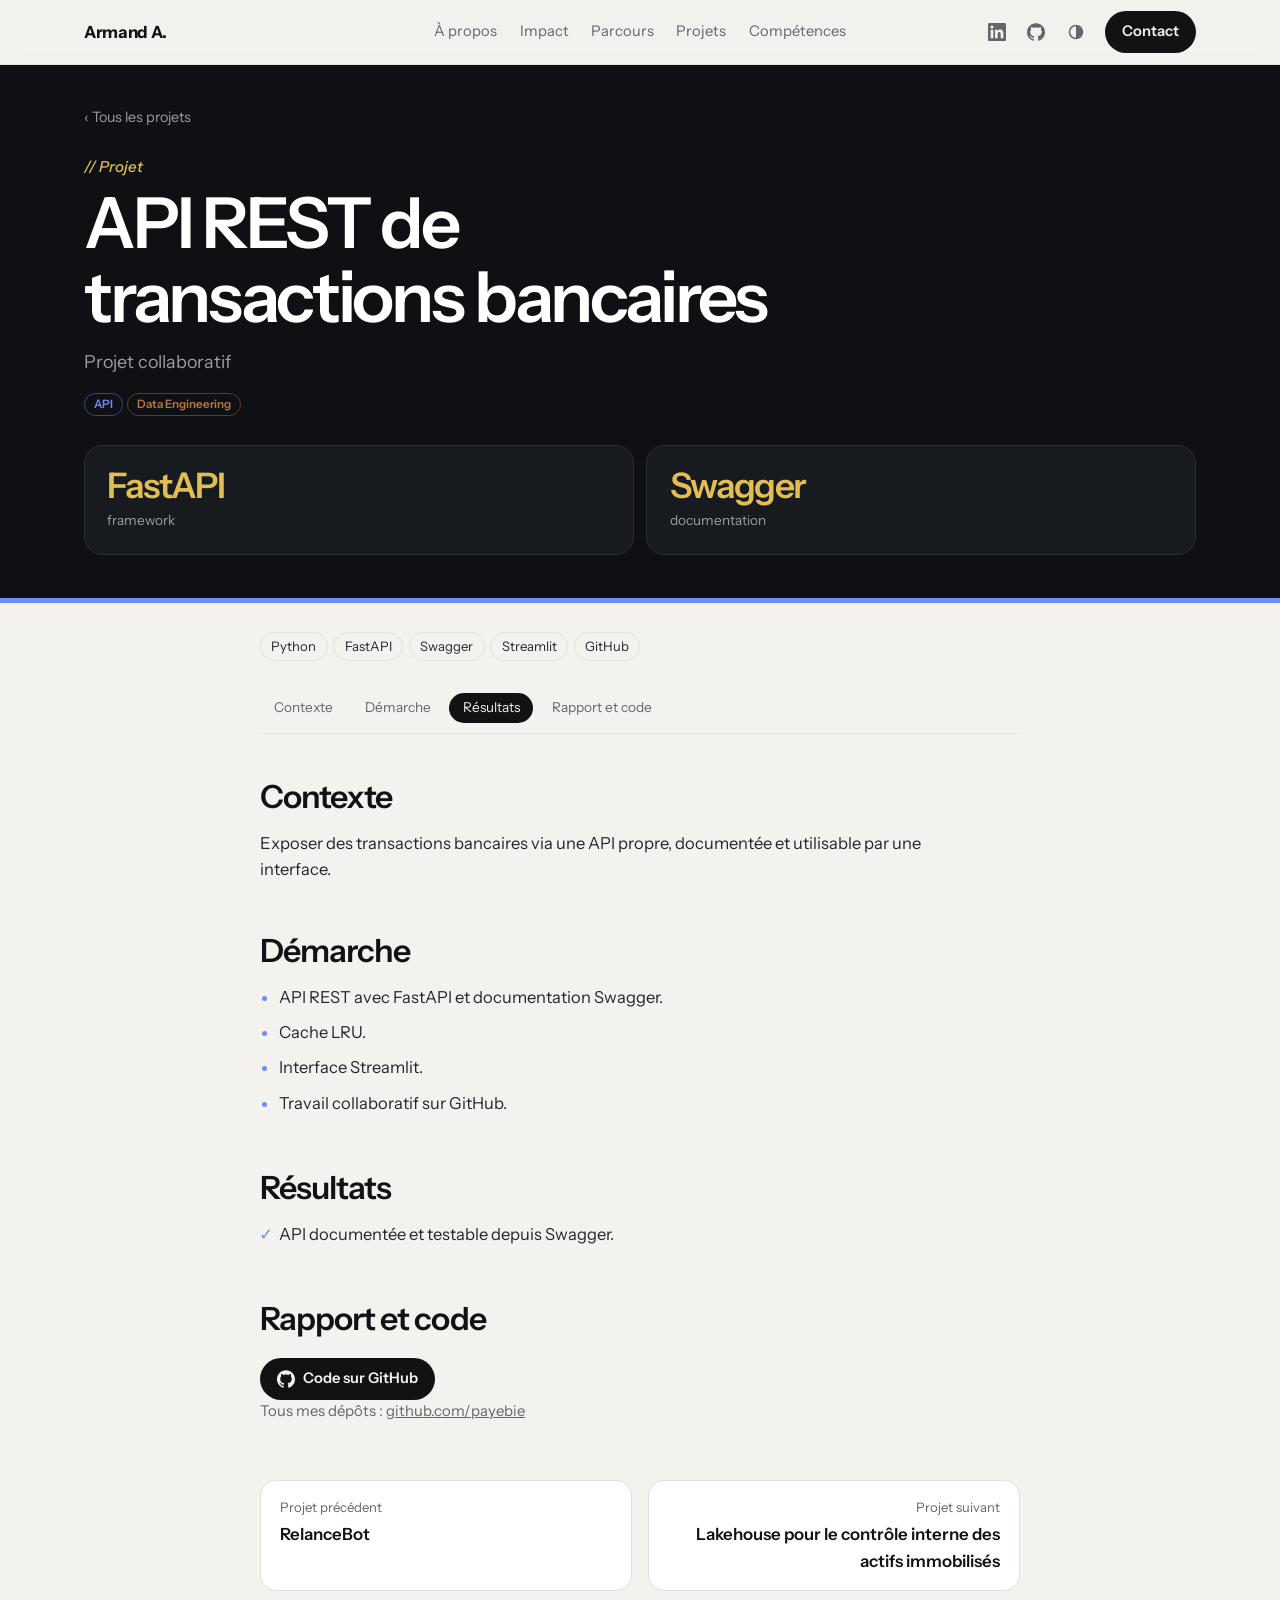
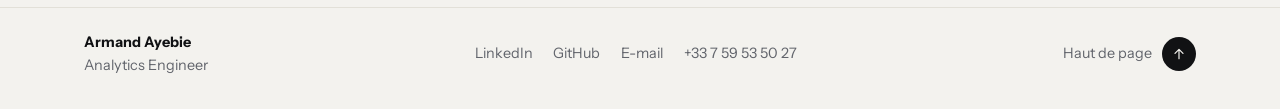
<file: projets/api-transactions.html>
<!doctype html><html lang="fr"><head><meta charset="utf-8"><meta name="viewport" content="width=device-width,initial-scale=1">
<title>API REST de transactions bancaires, Armand Ayebie</title><meta name="description" content="API Python documentée avec FastAPI, cache LRU et interface Streamlit."><link rel="preconnect" href="https://fonts.googleapis.com"><link rel="preconnect" href="https://fonts.gstatic.com" crossorigin><link rel="stylesheet" href="https://fonts.googleapis.com/css2?family=Instrument+Sans:ital,wght@0,400;0,500;0,600;0,700;1,500;1,600&display=swap">
<link rel="stylesheet" href="../style.css"><script>document.documentElement.classList.add("js");try{var t=localStorage.getItem("theme");if(t)document.documentElement.dataset.theme=t}catch(e){}</script></head>
<body><header class="nav"><a class="brand" href="../index.html">Armand A.</a>
<nav class="links" aria-label="Sections"><a href="../index.html#a-propos">À propos</a><a href="../index.html#impact">Impact</a><a href="../index.html#parcours">Parcours</a><a href="../index.html#projets">Projets</a><a href="../index.html#competences">Compétences</a></nav>
<div class="nright"><a class="ico" href="https://www.linkedin.com/in/armand-ayebie/" target="_blank" rel="noopener" aria-label="LinkedIn"><svg viewBox="0 0 24 24" width="18" height="18" aria-hidden="true"><path fill="currentColor"  d="M20.447 20.452h-3.554v-5.569c0-1.328-.027-3.037-1.852-3.037-1.853 0-2.136 1.445-2.136 2.939v5.667H9.351V9h3.414v1.561h.046c.477-.9 1.637-1.85 3.37-1.85 3.601 0 4.267 2.37 4.267 5.455v6.286zM5.337 7.433a2.063 2.063 0 1 1 0-4.126 2.063 2.063 0 0 1 0 4.126zm1.782 13.019H3.555V9h3.564v11.452zM22.225 0H1.771C.792 0 0 .774 0 1.729v20.542C0 23.227.792 24 1.771 24h20.451C23.2 24 24 23.227 24 22.271V1.729C24 .774 23.2 0 22.222 0h.003z"/></svg></a><a class="ico" href="https://github.com/payebie" target="_blank" rel="noopener" aria-label="GitHub"><svg viewBox="0 0 24 24" width="18" height="18" aria-hidden="true"><path fill="currentColor"  d="M12 .297c-6.63 0-12 5.373-12 12 0 5.303 3.438 9.8 8.205 11.385.6.113.82-.258.82-.577 0-.285-.01-1.04-.015-2.04-3.338.724-4.042-1.61-4.042-1.61C4.422 18.07 3.633 17.7 3.633 17.7c-1.087-.744.084-.729.084-.729 1.205.084 1.838 1.236 1.838 1.236 1.07 1.835 2.809 1.305 3.495.998.108-.776.417-1.305.76-1.605-2.665-.3-5.466-1.332-5.466-5.93 0-1.31.465-2.38 1.235-3.22-.135-.303-.54-1.523.105-3.176 0 0 1.005-.322 3.3 1.23.96-.267 1.98-.399 3-.405 1.02.006 2.04.138 3 .405 2.28-1.552 3.285-1.23 3.285-1.23.645 1.653.24 2.873.12 3.176.765.84 1.23 1.91 1.23 3.22 0 4.61-2.805 5.625-5.475 5.92.42.36.81 1.096.81 2.22 0 1.606-.015 2.896-.015 3.286 0 .315.21.69.825.57C20.565 22.092 24 17.592 24 12.297c0-6.627-5.373-12-12-12"/></svg></a>
<button id="theme" class="ico" aria-label="Changer de thème"><svg width="16" height="16" viewBox="0 0 16 16" aria-hidden="true"><circle cx="8" cy="8" r="6.5" fill="none" stroke="currentColor" stroke-width="1.5"/><path d="M8 1.5a6.5 6.5 0 0 1 0 13z" fill="currentColor"/></svg></button>
<a class="pill dark" href="../index.html#contact">Contact</a></div></header><main class="detail"><header class="phead dark-sec c-api"><div class="wrap"><a class="back" href="../index.html#projets">Tous les projets</a>
<p class="lab h-in" style="--d:0">// Projet</p><h1 class="h-in" style="--d:1">API REST de transactions bancaires</h1><p class="sub h-in" style="--d:2">Projet collaboratif</p><div class="cats h-in" style="--d:2"><span class="cat c-api">API</span><span class="cat c-de">Data Engineering</span></div>
<div class="kgrid h-in" style="--d:3"><div class="itile s"><b class="num">FastAPI</b><p>framework</p></div><div class="itile s"><b class="num">Swagger</b><p>documentation</p></div></div></div></header>
<div class="wrap narrow c-api"><div class="tags ptags"><span class="tag">Python</span><span class="tag">FastAPI</span><span class="tag">Swagger</span><span class="tag">Streamlit</span><span class="tag">GitHub</span></div>
<nav class="toc" aria-label="Sections de la page"><a href="#contexte">Contexte</a><a href="#demarche">Démarche</a><a href="#resultats">Résultats</a><a href="#ressources">Rapport et code</a></nav>
<section id="contexte"><h2 class="rv">Contexte</h2><p>Exposer des transactions bancaires via une API propre, documentée et utilisable par une interface.</p></section><section id="demarche"><h2 class="rv">Démarche</h2><ul class=""><li>API REST avec FastAPI et documentation Swagger.</li><li>Cache LRU.</li><li>Interface Streamlit.</li><li>Travail collaboratif sur GitHub.</li></ul></section><section id="resultats"><h2 class="rv">Résultats</h2><ul class="res"><li>API documentée et testable depuis Swagger.</li></ul></section><section id="ressources"><h2 class="rv">Rapport et code</h2><div class="cta"><a class="pill dark" href="https://github.com/payebie/banking-api-streamlit" target="_blank" rel="noopener"><svg viewBox="0 0 24 24" width="18" height="18" aria-hidden="true"><path fill="currentColor"  d="M12 .297c-6.63 0-12 5.373-12 12 0 5.303 3.438 9.8 8.205 11.385.6.113.82-.258.82-.577 0-.285-.01-1.04-.015-2.04-3.338.724-4.042-1.61-4.042-1.61C4.422 18.07 3.633 17.7 3.633 17.7c-1.087-.744.084-.729.084-.729 1.205.084 1.838 1.236 1.838 1.236 1.07 1.835 2.809 1.305 3.495.998.108-.776.417-1.305.76-1.605-2.665-.3-5.466-1.332-5.466-5.93 0-1.31.465-2.38 1.235-3.22-.135-.303-.54-1.523.105-3.176 0 0 1.005-.322 3.3 1.23.96-.267 1.98-.399 3-.405 1.02.006 2.04.138 3 .405 2.28-1.552 3.285-1.23 3.285-1.23.645 1.653.24 2.873.12 3.176.765.84 1.23 1.91 1.23 3.22 0 4.61-2.805 5.625-5.475 5.92.42.36.81 1.096.81 2.22 0 1.606-.015 2.896-.015 3.286 0 .315.21.69.825.57C20.565 22.092 24 17.592 24 12.297c0-6.627-5.373-12-12-12"/></svg><span>Code sur GitHub</span></a></div><p class="muted">Tous mes dépôts : <a href="https://github.com/payebie" target="_blank" rel="noopener">github.com/payebie</a></p></section>

<nav class="pn" aria-label="Autres projets"><a href="relancebot.html"><span>Projet précédent</span>RelanceBot</a><a href="lakehouse-bouygues.html"><span>Projet suivant</span>Lakehouse pour le contrôle interne des actifs immobilisés</a></nav></div></main>
<footer class="foot"><div class="wrap fin"><div><b>Armand Ayebie</b><span>Analytics Engineer</span></div><nav aria-label="Liens"><a href="https://www.linkedin.com/in/armand-ayebie/" target="_blank" rel="noopener">LinkedIn</a><a href="https://github.com/payebie" target="_blank" rel="noopener">GitHub</a><a href="mailto:payebie1@gmail.com">E-mail</a><a href="tel:+33759535027">+33 7 59 53 50 27</a></nav><a class="top" href="#">Haut de page <span class="upc"><svg viewBox="0 0 24 24" width="16" height="16" aria-hidden="true"><path fill="none" stroke="currentColor" stroke-width="1.8" stroke-linecap="round" stroke-linejoin="round" d="M12 19V5 M6 11l6-6 6 6"/></svg></span></a></div></footer>
<dialog id="lb" aria-label="Image agrandie"><button class="lbx" aria-label="Fermer">×</button><img alt=""><p></p><div class="lbn"><button class="lbp" aria-label="Image précédente">‹</button><button class="lbnx" aria-label="Image suivante">›</button></div></dialog>
<script src="../app.js"></script></body></html>
</file>
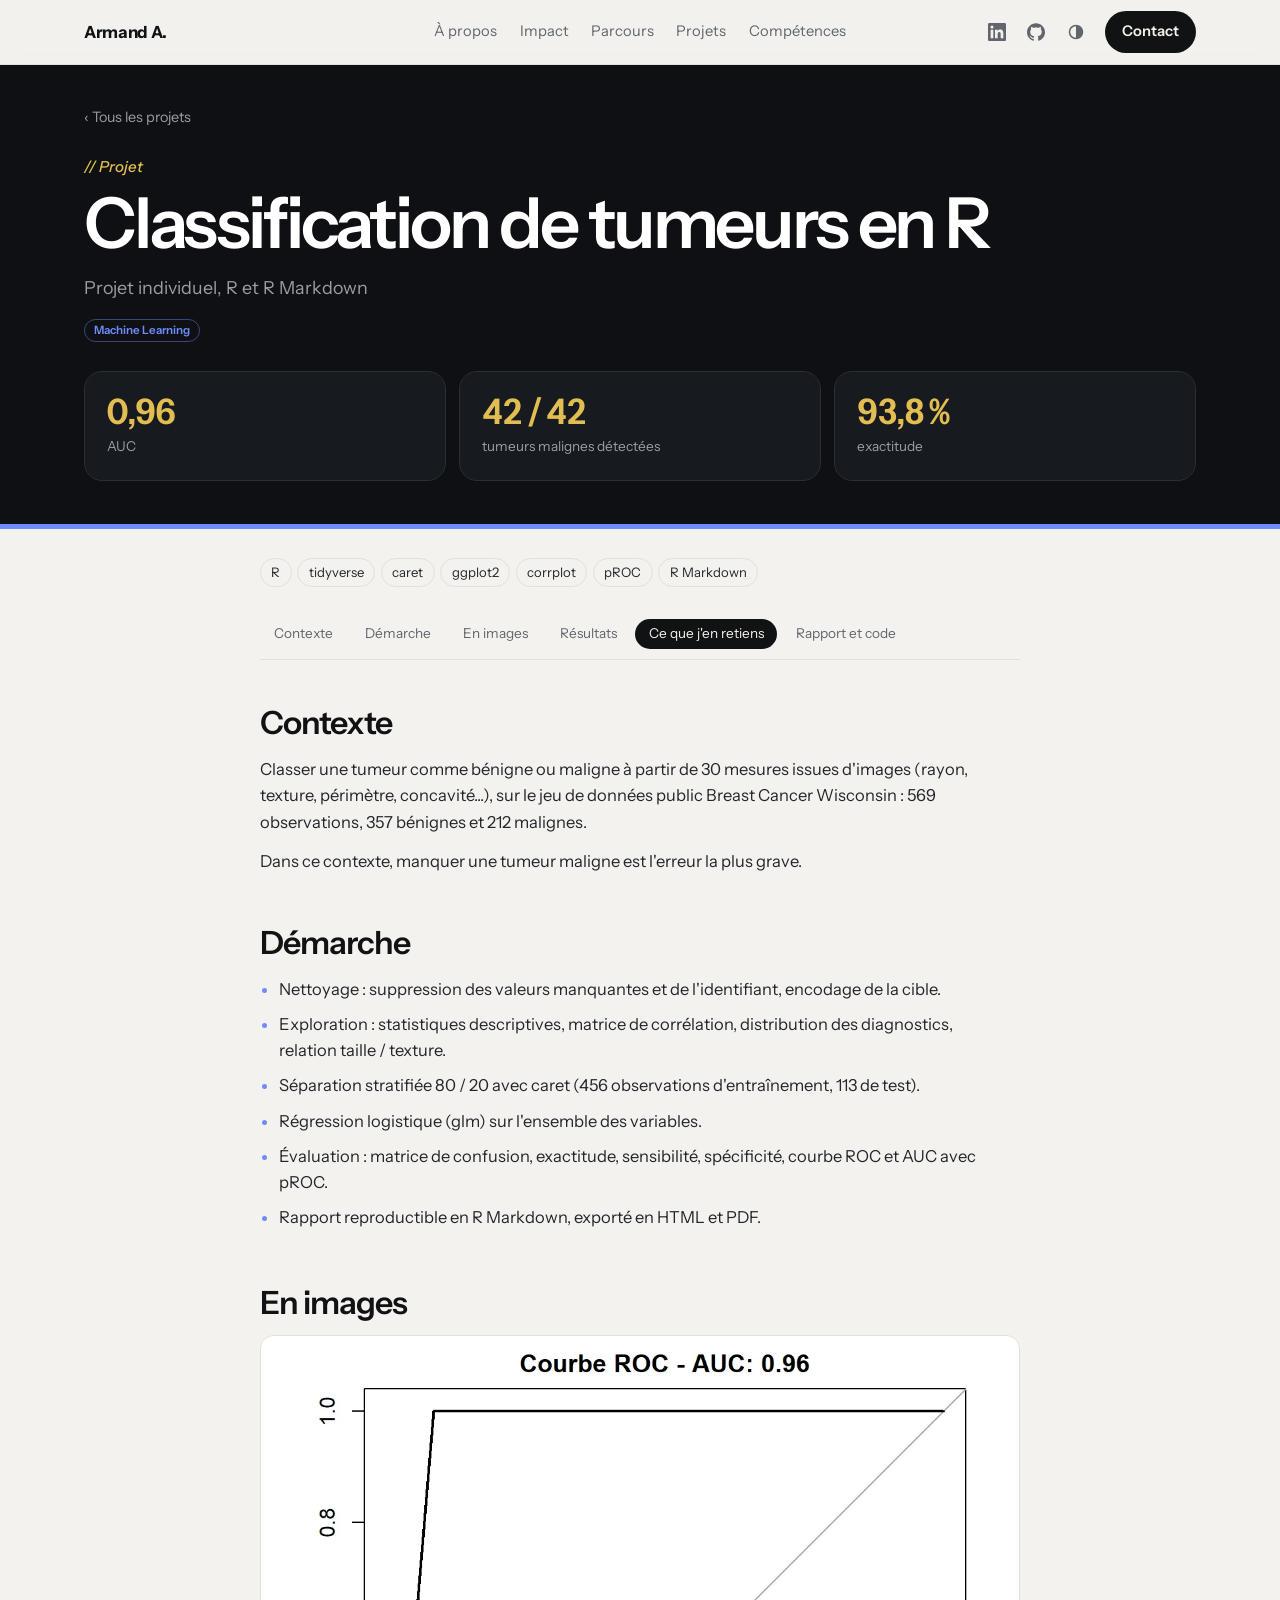
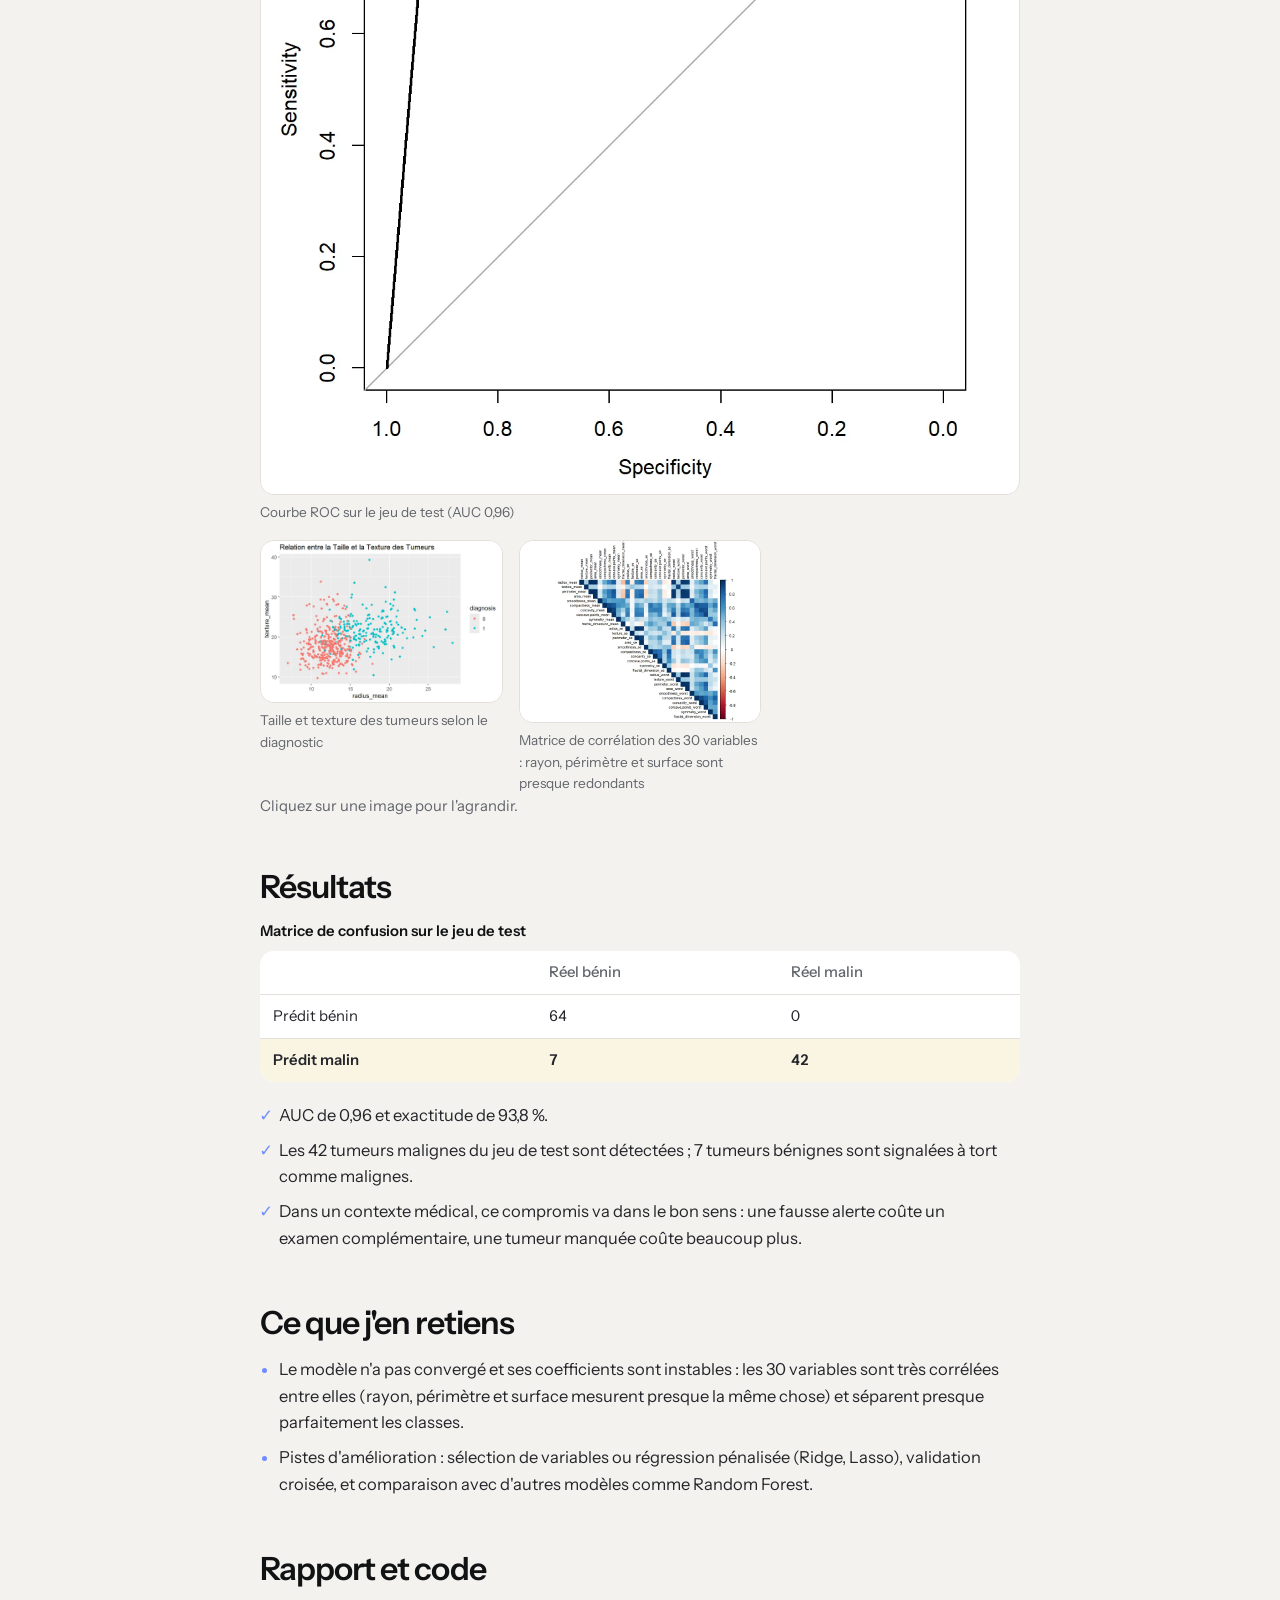
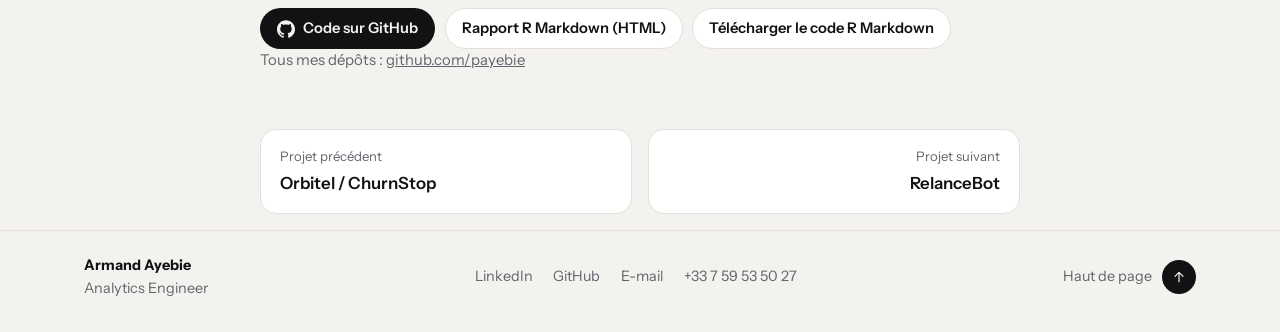
<file: projets/classification-tumeurs-r.html>
<!doctype html><html lang="fr"><head><meta charset="utf-8"><meta name="viewport" content="width=device-width,initial-scale=1">
<title>Classification de tumeurs en R, Armand Ayebie</title><meta name="description" content="Régression logistique en R pour distinguer tumeurs bénignes et malignes sur un jeu de données public : AUC 0,96, aucune tumeur maligne manquée sur le jeu de test."><link rel="preconnect" href="https://fonts.googleapis.com"><link rel="preconnect" href="https://fonts.gstatic.com" crossorigin><link rel="stylesheet" href="https://fonts.googleapis.com/css2?family=Instrument+Sans:ital,wght@0,400;0,500;0,600;0,700;1,500;1,600&display=swap">
<link rel="stylesheet" href="../style.css"><script>document.documentElement.classList.add("js");try{var t=localStorage.getItem("theme");if(t)document.documentElement.dataset.theme=t}catch(e){}</script></head>
<body><header class="nav"><a class="brand" href="../index.html">Armand A.</a>
<nav class="links" aria-label="Sections"><a href="../index.html#a-propos">À propos</a><a href="../index.html#impact">Impact</a><a href="../index.html#parcours">Parcours</a><a href="../index.html#projets">Projets</a><a href="../index.html#competences">Compétences</a></nav>
<div class="nright"><a class="ico" href="https://www.linkedin.com/in/armand-ayebie/" target="_blank" rel="noopener" aria-label="LinkedIn"><svg viewBox="0 0 24 24" width="18" height="18" aria-hidden="true"><path fill="currentColor"  d="M20.447 20.452h-3.554v-5.569c0-1.328-.027-3.037-1.852-3.037-1.853 0-2.136 1.445-2.136 2.939v5.667H9.351V9h3.414v1.561h.046c.477-.9 1.637-1.85 3.37-1.85 3.601 0 4.267 2.37 4.267 5.455v6.286zM5.337 7.433a2.063 2.063 0 1 1 0-4.126 2.063 2.063 0 0 1 0 4.126zm1.782 13.019H3.555V9h3.564v11.452zM22.225 0H1.771C.792 0 0 .774 0 1.729v20.542C0 23.227.792 24 1.771 24h20.451C23.2 24 24 23.227 24 22.271V1.729C24 .774 23.2 0 22.222 0h.003z"/></svg></a><a class="ico" href="https://github.com/payebie" target="_blank" rel="noopener" aria-label="GitHub"><svg viewBox="0 0 24 24" width="18" height="18" aria-hidden="true"><path fill="currentColor"  d="M12 .297c-6.63 0-12 5.373-12 12 0 5.303 3.438 9.8 8.205 11.385.6.113.82-.258.82-.577 0-.285-.01-1.04-.015-2.04-3.338.724-4.042-1.61-4.042-1.61C4.422 18.07 3.633 17.7 3.633 17.7c-1.087-.744.084-.729.084-.729 1.205.084 1.838 1.236 1.838 1.236 1.07 1.835 2.809 1.305 3.495.998.108-.776.417-1.305.76-1.605-2.665-.3-5.466-1.332-5.466-5.93 0-1.31.465-2.38 1.235-3.22-.135-.303-.54-1.523.105-3.176 0 0 1.005-.322 3.3 1.23.96-.267 1.98-.399 3-.405 1.02.006 2.04.138 3 .405 2.28-1.552 3.285-1.23 3.285-1.23.645 1.653.24 2.873.12 3.176.765.84 1.23 1.91 1.23 3.22 0 4.61-2.805 5.625-5.475 5.92.42.36.81 1.096.81 2.22 0 1.606-.015 2.896-.015 3.286 0 .315.21.69.825.57C20.565 22.092 24 17.592 24 12.297c0-6.627-5.373-12-12-12"/></svg></a>
<button id="theme" class="ico" aria-label="Changer de thème"><svg width="16" height="16" viewBox="0 0 16 16" aria-hidden="true"><circle cx="8" cy="8" r="6.5" fill="none" stroke="currentColor" stroke-width="1.5"/><path d="M8 1.5a6.5 6.5 0 0 1 0 13z" fill="currentColor"/></svg></button>
<a class="pill dark" href="../index.html#contact">Contact</a></div></header><main class="detail"><header class="phead dark-sec c-ml"><div class="wrap"><a class="back" href="../index.html#projets">Tous les projets</a>
<p class="lab h-in" style="--d:0">// Projet</p><h1 class="h-in" style="--d:1">Classification de tumeurs en R</h1><p class="sub h-in" style="--d:2">Projet individuel, R et R Markdown</p><div class="cats h-in" style="--d:2"><span class="cat c-ml">Machine Learning</span></div>
<div class="kgrid h-in" style="--d:3"><div class="itile s"><b class="num">0,96</b><p>AUC</p></div><div class="itile s"><b class="num">42 / 42</b><p>tumeurs malignes détectées</p></div><div class="itile s"><b class="num">93,8 %</b><p>exactitude</p></div></div></div></header>
<div class="wrap narrow c-ml"><div class="tags ptags"><span class="tag">R</span><span class="tag">tidyverse</span><span class="tag">caret</span><span class="tag">ggplot2</span><span class="tag">corrplot</span><span class="tag">pROC</span><span class="tag">R Markdown</span></div>
<nav class="toc" aria-label="Sections de la page"><a href="#contexte">Contexte</a><a href="#demarche">Démarche</a><a href="#images">En images</a><a href="#resultats">Résultats</a><a href="#retenu">Ce que j'en retiens</a><a href="#ressources">Rapport et code</a></nav>
<section id="contexte"><h2 class="rv">Contexte</h2><p>Classer une tumeur comme bénigne ou maligne à partir de 30 mesures issues d&#x27;images (rayon, texture, périmètre, concavité...), sur le jeu de données public Breast Cancer Wisconsin : 569 observations, 357 bénignes et 212 malignes.</p><p>Dans ce contexte, manquer une tumeur maligne est l&#x27;erreur la plus grave.</p></section><section id="demarche"><h2 class="rv">Démarche</h2><ul class=""><li>Nettoyage : suppression des valeurs manquantes et de l&#x27;identifiant, encodage de la cible.</li><li>Exploration : statistiques descriptives, matrice de corrélation, distribution des diagnostics, relation taille / texture.</li><li>Séparation stratifiée 80 / 20 avec caret (456 observations d&#x27;entraînement, 113 de test).</li><li>Régression logistique (glm) sur l&#x27;ensemble des variables.</li><li>Évaluation : matrice de confusion, exactitude, sensibilité, spécificité, courbe ROC et AUC avec pROC.</li><li>Rapport reproductible en R Markdown, exporté en HTML et PDF.</li></ul></section><section id="images"><h2 class="rv">En images</h2><div class="gallery"><figure class="shot rv wide"><a class="zoom" href="../img/r-roc.webp" data-cap="Courbe ROC sur le jeu de test (AUC 0,96)"><img src="../img/r-roc.webp" alt="Courbe ROC sur le jeu de test (AUC 0,96)" loading="lazy"></a><figcaption>Courbe ROC sur le jeu de test (AUC 0,96)</figcaption></figure><figure class="shot rv"><a class="zoom" href="../img/r-dispersion.webp" data-cap="Taille et texture des tumeurs selon le diagnostic"><img src="../img/r-dispersion.webp" alt="Taille et texture des tumeurs selon le diagnostic" loading="lazy"></a><figcaption>Taille et texture des tumeurs selon le diagnostic</figcaption></figure><figure class="shot rv"><a class="zoom" href="../img/r-correlations.webp" data-cap="Matrice de corrélation des 30 variables : rayon, périmètre et surface sont presque redondants"><img src="../img/r-correlations.webp" alt="Matrice de corrélation des 30 variables : rayon, périmètre et surface sont presque redondants" loading="lazy"></a><figcaption>Matrice de corrélation des 30 variables : rayon, périmètre et surface sont presque redondants</figcaption></figure></div><p class="muted">Cliquez sur une image pour l'agrandir.</p></section><section id="resultats"><h2 class="rv">Résultats</h2><div class="tw rv"><table class="data"><caption>Matrice de confusion sur le jeu de test</caption><thead><tr><th></th><th>Réel bénin</th><th>Réel malin</th></tr></thead><tbody><tr><td>Prédit bénin</td><td>64</td><td>0</td></tr><tr><td>Prédit malin</td><td>7</td><td>42</td></tr></tbody></table></div><ul class="res"><li>AUC de 0,96 et exactitude de 93,8 %.</li><li>Les 42 tumeurs malignes du jeu de test sont détectées ; 7 tumeurs bénignes sont signalées à tort comme malignes.</li><li>Dans un contexte médical, ce compromis va dans le bon sens : une fausse alerte coûte un examen complémentaire, une tumeur manquée coûte beaucoup plus.</li></ul></section><section id="retenu"><h2 class="rv">Ce que j'en retiens</h2><ul class=""><li>Le modèle n&#x27;a pas convergé et ses coefficients sont instables : les 30 variables sont très corrélées entre elles (rayon, périmètre et surface mesurent presque la même chose) et séparent presque parfaitement les classes.</li><li>Pistes d&#x27;amélioration : sélection de variables ou régression pénalisée (Ridge, Lasso), validation croisée, et comparaison avec d&#x27;autres modèles comme Random Forest.</li></ul></section><section id="ressources"><h2 class="rv">Rapport et code</h2><div class="cta"><a class="pill dark" href="https://github.com/payebie/classification-tumeurs-r" target="_blank" rel="noopener"><svg viewBox="0 0 24 24" width="18" height="18" aria-hidden="true"><path fill="currentColor"  d="M12 .297c-6.63 0-12 5.373-12 12 0 5.303 3.438 9.8 8.205 11.385.6.113.82-.258.82-.577 0-.285-.01-1.04-.015-2.04-3.338.724-4.042-1.61-4.042-1.61C4.422 18.07 3.633 17.7 3.633 17.7c-1.087-.744.084-.729.084-.729 1.205.084 1.838 1.236 1.838 1.236 1.07 1.835 2.809 1.305 3.495.998.108-.776.417-1.305.76-1.605-2.665-.3-5.466-1.332-5.466-5.93 0-1.31.465-2.38 1.235-3.22-.135-.303-.54-1.523.105-3.176 0 0 1.005-.322 3.3 1.23.96-.267 1.98-.399 3-.405 1.02.006 2.04.138 3 .405 2.28-1.552 3.285-1.23 3.285-1.23.645 1.653.24 2.873.12 3.176.765.84 1.23 1.91 1.23 3.22 0 4.61-2.805 5.625-5.475 5.92.42.36.81 1.096.81 2.22 0 1.606-.015 2.896-.015 3.286 0 .315.21.69.825.57C20.565 22.092 24 17.592 24 12.297c0-6.627-5.373-12-12-12"/></svg><span>Code sur GitHub</span></a><a class="pill line" href="../rapports/classification-tumeurs-r.html" target="_blank" rel="noopener"><span>Rapport R Markdown (HTML)</span></a><a class="pill line" href="../code/classification-tumeurs.Rmd" target="_blank" rel="noopener"><span>Télécharger le code R Markdown</span></a></div><p class="muted">Tous mes dépôts : <a href="https://github.com/payebie" target="_blank" rel="noopener">github.com/payebie</a></p></section>

<nav class="pn" aria-label="Autres projets"><a href="orbitel-churnstop.html"><span>Projet précédent</span>Orbitel / ChurnStop</a><a href="relancebot.html"><span>Projet suivant</span>RelanceBot</a></nav></div></main>
<footer class="foot"><div class="wrap fin"><div><b>Armand Ayebie</b><span>Analytics Engineer</span></div><nav aria-label="Liens"><a href="https://www.linkedin.com/in/armand-ayebie/" target="_blank" rel="noopener">LinkedIn</a><a href="https://github.com/payebie" target="_blank" rel="noopener">GitHub</a><a href="mailto:payebie1@gmail.com">E-mail</a><a href="tel:+33759535027">+33 7 59 53 50 27</a></nav><a class="top" href="#">Haut de page <span class="upc"><svg viewBox="0 0 24 24" width="16" height="16" aria-hidden="true"><path fill="none" stroke="currentColor" stroke-width="1.8" stroke-linecap="round" stroke-linejoin="round" d="M12 19V5 M6 11l6-6 6 6"/></svg></span></a></div></footer>
<dialog id="lb" aria-label="Image agrandie"><button class="lbx" aria-label="Fermer">×</button><img alt=""><p></p><div class="lbn"><button class="lbp" aria-label="Image précédente">‹</button><button class="lbnx" aria-label="Image suivante">›</button></div></dialog>
<script src="../app.js"></script></body></html>
</file>
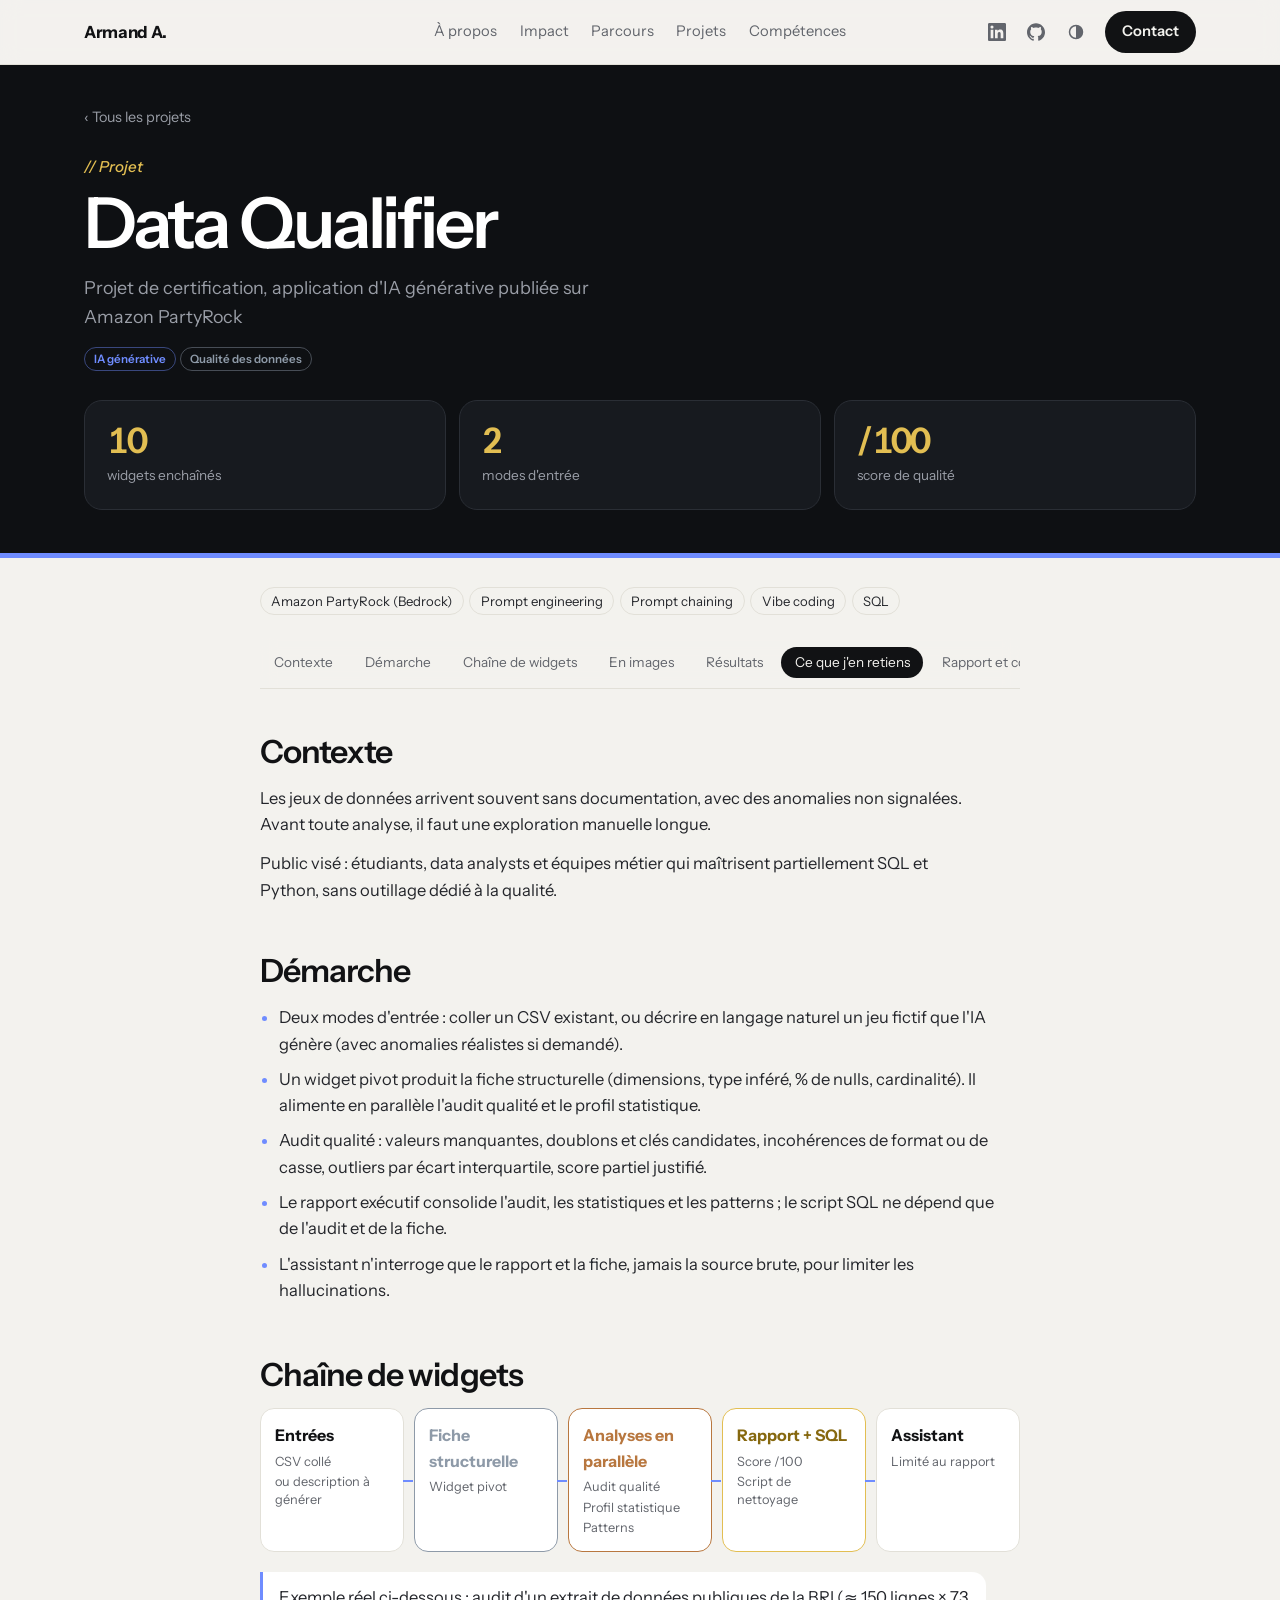
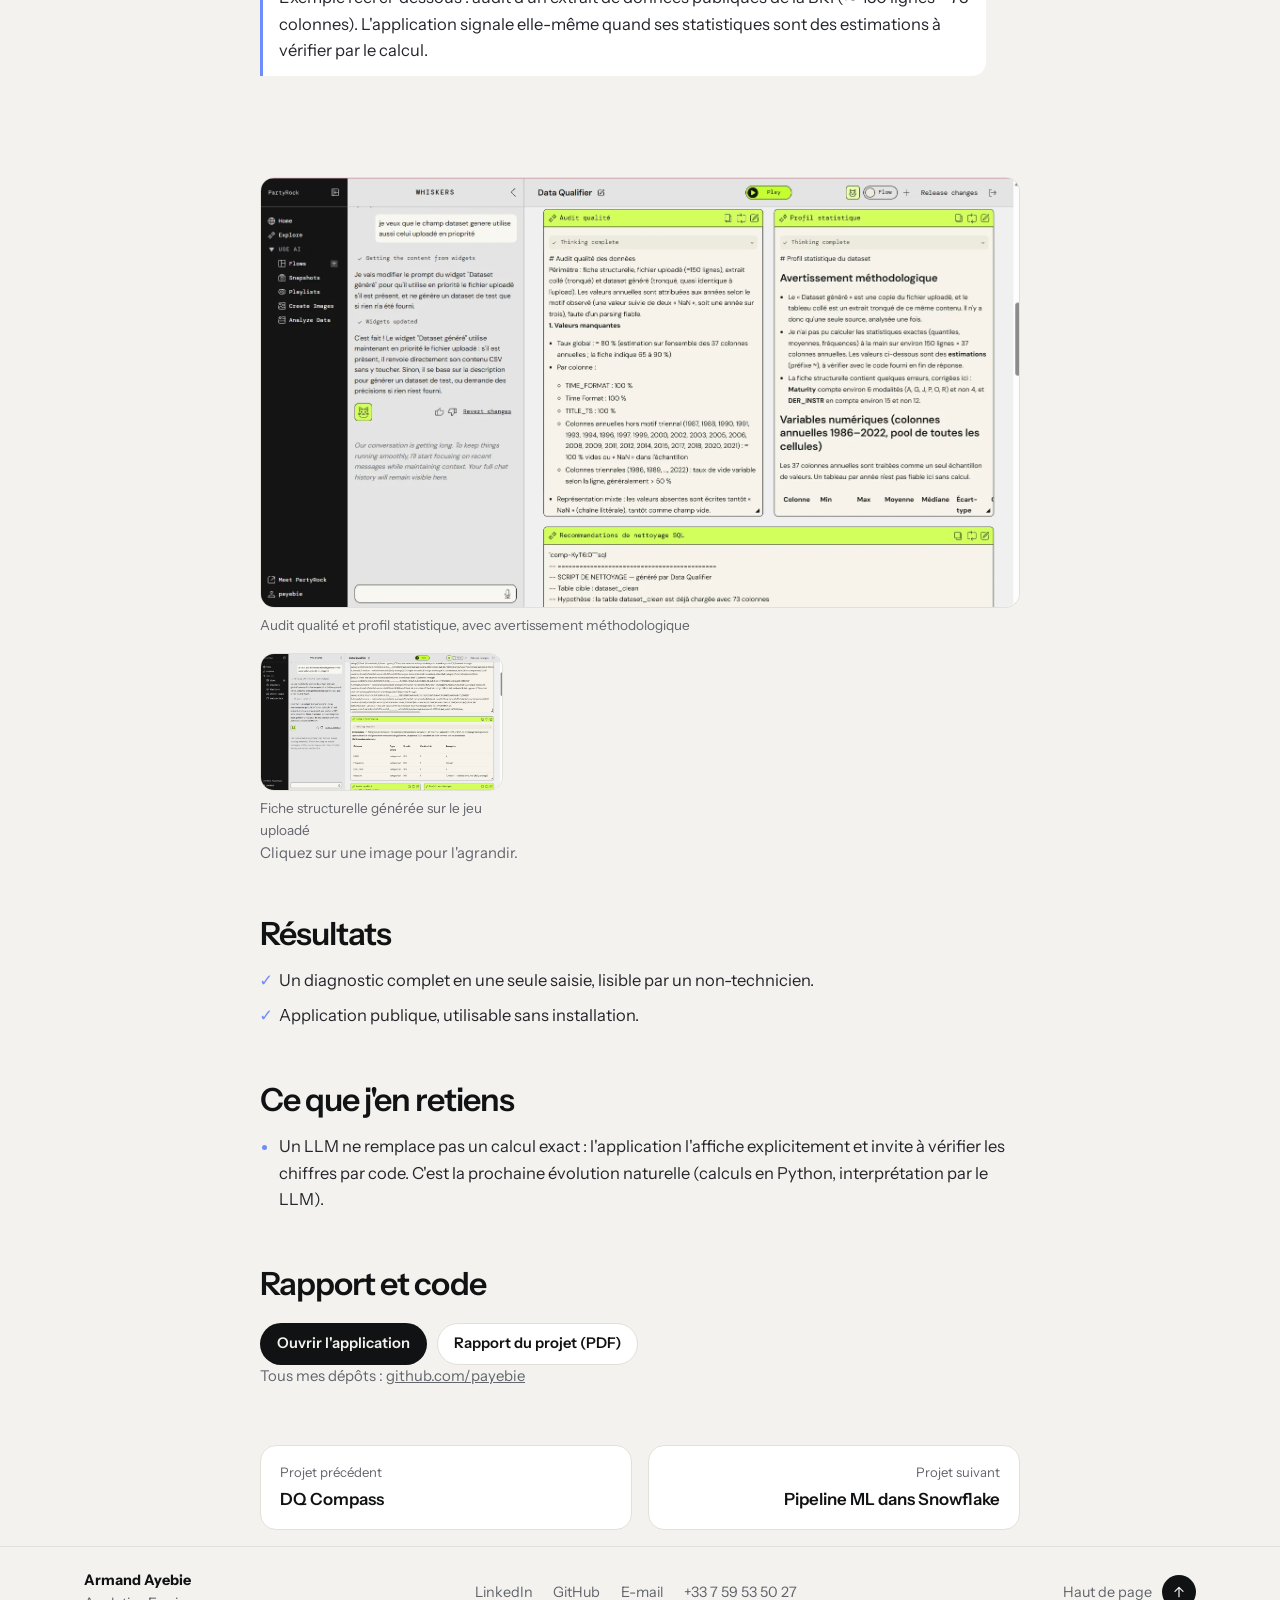
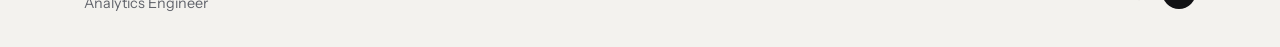
<file: projets/data-qualifier.html>
<!doctype html><html lang="fr"><head><meta charset="utf-8"><meta name="viewport" content="width=device-width,initial-scale=1">
<title>Data Qualifier, Armand Ayebie</title><meta name="description" content="Application qui audite n&#x27;importe quel jeu de données : fiche structurelle, audit qualité, profil statistique, patterns, script SQL de nettoyage, score sur 100 et assistant."><link rel="preconnect" href="https://fonts.googleapis.com"><link rel="preconnect" href="https://fonts.gstatic.com" crossorigin><link rel="stylesheet" href="https://fonts.googleapis.com/css2?family=Instrument+Sans:ital,wght@0,400;0,500;0,600;0,700;1,500;1,600&display=swap">
<link rel="stylesheet" href="../style.css"><script>document.documentElement.classList.add("js");try{var t=localStorage.getItem("theme");if(t)document.documentElement.dataset.theme=t}catch(e){}</script></head>
<body><header class="nav"><a class="brand" href="../index.html">Armand A.</a>
<nav class="links" aria-label="Sections"><a href="../index.html#a-propos">À propos</a><a href="../index.html#impact">Impact</a><a href="../index.html#parcours">Parcours</a><a href="../index.html#projets">Projets</a><a href="../index.html#competences">Compétences</a></nav>
<div class="nright"><a class="ico" href="https://www.linkedin.com/in/armand-ayebie/" target="_blank" rel="noopener" aria-label="LinkedIn"><svg viewBox="0 0 24 24" width="18" height="18" aria-hidden="true"><path fill="currentColor"  d="M20.447 20.452h-3.554v-5.569c0-1.328-.027-3.037-1.852-3.037-1.853 0-2.136 1.445-2.136 2.939v5.667H9.351V9h3.414v1.561h.046c.477-.9 1.637-1.85 3.37-1.85 3.601 0 4.267 2.37 4.267 5.455v6.286zM5.337 7.433a2.063 2.063 0 1 1 0-4.126 2.063 2.063 0 0 1 0 4.126zm1.782 13.019H3.555V9h3.564v11.452zM22.225 0H1.771C.792 0 0 .774 0 1.729v20.542C0 23.227.792 24 1.771 24h20.451C23.2 24 24 23.227 24 22.271V1.729C24 .774 23.2 0 22.222 0h.003z"/></svg></a><a class="ico" href="https://github.com/payebie" target="_blank" rel="noopener" aria-label="GitHub"><svg viewBox="0 0 24 24" width="18" height="18" aria-hidden="true"><path fill="currentColor"  d="M12 .297c-6.63 0-12 5.373-12 12 0 5.303 3.438 9.8 8.205 11.385.6.113.82-.258.82-.577 0-.285-.01-1.04-.015-2.04-3.338.724-4.042-1.61-4.042-1.61C4.422 18.07 3.633 17.7 3.633 17.7c-1.087-.744.084-.729.084-.729 1.205.084 1.838 1.236 1.838 1.236 1.07 1.835 2.809 1.305 3.495.998.108-.776.417-1.305.76-1.605-2.665-.3-5.466-1.332-5.466-5.93 0-1.31.465-2.38 1.235-3.22-.135-.303-.54-1.523.105-3.176 0 0 1.005-.322 3.3 1.23.96-.267 1.98-.399 3-.405 1.02.006 2.04.138 3 .405 2.28-1.552 3.285-1.23 3.285-1.23.645 1.653.24 2.873.12 3.176.765.84 1.23 1.91 1.23 3.22 0 4.61-2.805 5.625-5.475 5.92.42.36.81 1.096.81 2.22 0 1.606-.015 2.896-.015 3.286 0 .315.21.69.825.57C20.565 22.092 24 17.592 24 12.297c0-6.627-5.373-12-12-12"/></svg></a>
<button id="theme" class="ico" aria-label="Changer de thème"><svg width="16" height="16" viewBox="0 0 16 16" aria-hidden="true"><circle cx="8" cy="8" r="6.5" fill="none" stroke="currentColor" stroke-width="1.5"/><path d="M8 1.5a6.5 6.5 0 0 1 0 13z" fill="currentColor"/></svg></button>
<a class="pill dark" href="../index.html#contact">Contact</a></div></header><main class="detail"><header class="phead dark-sec c-ia"><div class="wrap"><a class="back" href="../index.html#projets">Tous les projets</a>
<p class="lab h-in" style="--d:0">// Projet</p><h1 class="h-in" style="--d:1">Data Qualifier</h1><p class="sub h-in" style="--d:2">Projet de certification, application d&#x27;IA générative publiée sur Amazon PartyRock</p><div class="cats h-in" style="--d:2"><span class="cat c-ia">IA générative</span><span class="cat c-dq">Qualité des données</span></div>
<div class="kgrid h-in" style="--d:3"><div class="itile s"><b class="num">10</b><p>widgets enchaînés</p></div><div class="itile s"><b class="num">2</b><p>modes d&#x27;entrée</p></div><div class="itile s"><b class="num">/100</b><p>score de qualité</p></div></div></div></header>
<div class="wrap narrow c-ia"><div class="tags ptags"><span class="tag">Amazon PartyRock (Bedrock)</span><span class="tag">Prompt engineering</span><span class="tag">Prompt chaining</span><span class="tag">Vibe coding</span><span class="tag">SQL</span></div>
<nav class="toc" aria-label="Sections de la page"><a href="#contexte">Contexte</a><a href="#demarche">Démarche</a><a href="#architecture">Chaîne de widgets</a><a href="#images">En images</a><a href="#resultats">Résultats</a><a href="#retenu">Ce que j'en retiens</a><a href="#ressources">Rapport et code</a></nav>
<section id="contexte"><h2 class="rv">Contexte</h2><p>Les jeux de données arrivent souvent sans documentation, avec des anomalies non signalées. Avant toute analyse, il faut une exploration manuelle longue.</p><p>Public visé : étudiants, data analysts et équipes métier qui maîtrisent partiellement SQL et Python, sans outillage dédié à la qualité.</p></section><section id="demarche"><h2 class="rv">Démarche</h2><ul class=""><li>Deux modes d&#x27;entrée : coller un CSV existant, ou décrire en langage naturel un jeu fictif que l&#x27;IA génère (avec anomalies réalistes si demandé).</li><li>Un widget pivot produit la fiche structurelle (dimensions, type inféré, % de nulls, cardinalité). Il alimente en parallèle l&#x27;audit qualité et le profil statistique.</li><li>Audit qualité : valeurs manquantes, doublons et clés candidates, incohérences de format ou de casse, outliers par écart interquartile, score partiel justifié.</li><li>Le rapport exécutif consolide l&#x27;audit, les statistiques et les patterns ; le script SQL ne dépend que de l&#x27;audit et de la fiche.</li><li>L&#x27;assistant n&#x27;interroge que le rapport et la fiche, jamais la source brute, pour limiter les hallucinations.</li></ul></section><section id="architecture"><h2 class="rv">Chaîne de widgets</h2><div class="flow rv"><div class=""><b>Entrées</b><small>CSV collé</small><small>ou description à générer</small></div><div class="sv"><b>Fiche structurelle</b><small>Widget pivot</small></div><div class="br"><b>Analyses en parallèle</b><small>Audit qualité</small><small>Profil statistique</small><small>Patterns</small></div><div class="gd"><b>Rapport + SQL</b><small>Score /100</small><small>Script de nettoyage</small></div><div class=""><b>Assistant</b><small>Limité au rapport</small></div></div><p class="logic">Exemple réel ci-dessous : audit d&#x27;un extrait de données publiques de la BRI (≈ 150 lignes × 73 colonnes). L&#x27;application signale elle-même quand ses statistiques sont des estimations à vérifier par le calcul.</p></section><section id="images"><h2 class="rv">En images</h2><div class="gallery"><figure class="shot rv wide"><a class="zoom" href="../img/data-qualifier-audit.webp" data-cap="Audit qualité et profil statistique, avec avertissement méthodologique"><img src="../img/data-qualifier-audit.webp" alt="Audit qualité et profil statistique, avec avertissement méthodologique" loading="lazy"></a><figcaption>Audit qualité et profil statistique, avec avertissement méthodologique</figcaption></figure><figure class="shot rv"><a class="zoom" href="../img/data-qualifier-fiche.webp" data-cap="Fiche structurelle générée sur le jeu uploadé"><img src="../img/data-qualifier-fiche.webp" alt="Fiche structurelle générée sur le jeu uploadé" loading="lazy"></a><figcaption>Fiche structurelle générée sur le jeu uploadé</figcaption></figure></div><p class="muted">Cliquez sur une image pour l'agrandir.</p></section><section id="resultats"><h2 class="rv">Résultats</h2><ul class="res"><li>Un diagnostic complet en une seule saisie, lisible par un non-technicien.</li><li>Application publique, utilisable sans installation.</li></ul></section><section id="retenu"><h2 class="rv">Ce que j'en retiens</h2><ul class=""><li>Un LLM ne remplace pas un calcul exact : l&#x27;application l&#x27;affiche explicitement et invite à vérifier les chiffres par code. C&#x27;est la prochaine évolution naturelle (calculs en Python, interprétation par le LLM).</li></ul></section><section id="ressources"><h2 class="rv">Rapport et code</h2><div class="cta"><a class="pill dark" href="https://partyrock.aws/u/payebie/wtYPOdY19/Data-Quality-Analysis-Suite" target="_blank" rel="noopener"><span>Ouvrir l&#x27;application</span></a><a class="pill line" href="../rapports/data-qualifier-rapport.pdf" target="_blank" rel="noopener"><span>Rapport du projet (PDF)</span></a></div><p class="muted">Tous mes dépôts : <a href="https://github.com/payebie" target="_blank" rel="noopener">github.com/payebie</a></p></section>

<nav class="pn" aria-label="Autres projets"><a href="dq-compass.html"><span>Projet précédent</span>DQ Compass</a><a href="pipeline-ml-cloud.html"><span>Projet suivant</span>Pipeline ML dans Snowflake</a></nav></div></main>
<footer class="foot"><div class="wrap fin"><div><b>Armand Ayebie</b><span>Analytics Engineer</span></div><nav aria-label="Liens"><a href="https://www.linkedin.com/in/armand-ayebie/" target="_blank" rel="noopener">LinkedIn</a><a href="https://github.com/payebie" target="_blank" rel="noopener">GitHub</a><a href="mailto:payebie1@gmail.com">E-mail</a><a href="tel:+33759535027">+33 7 59 53 50 27</a></nav><a class="top" href="#">Haut de page <span class="upc"><svg viewBox="0 0 24 24" width="16" height="16" aria-hidden="true"><path fill="none" stroke="currentColor" stroke-width="1.8" stroke-linecap="round" stroke-linejoin="round" d="M12 19V5 M6 11l6-6 6 6"/></svg></span></a></div></footer>
<dialog id="lb" aria-label="Image agrandie"><button class="lbx" aria-label="Fermer">×</button><img alt=""><p></p><div class="lbn"><button class="lbp" aria-label="Image précédente">‹</button><button class="lbnx" aria-label="Image suivante">›</button></div></dialog>
<script src="../app.js"></script></body></html>
</file>
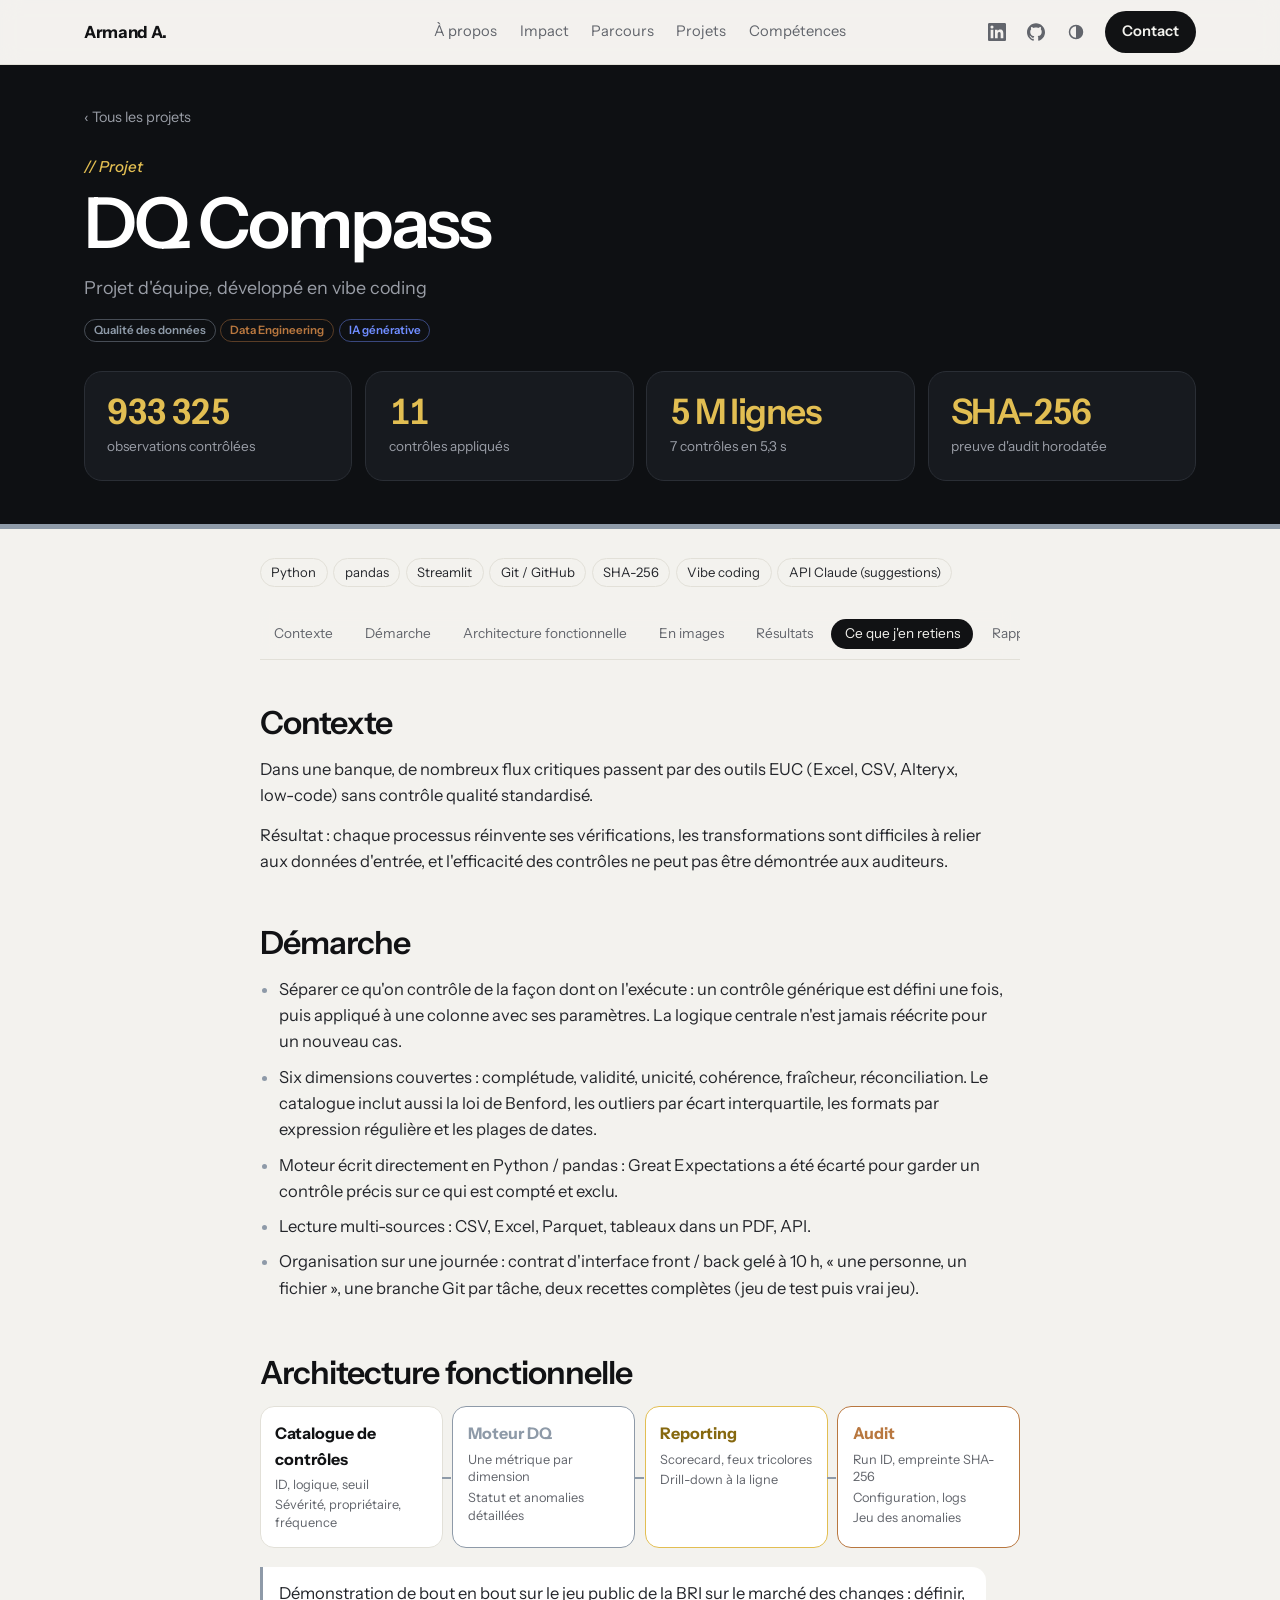
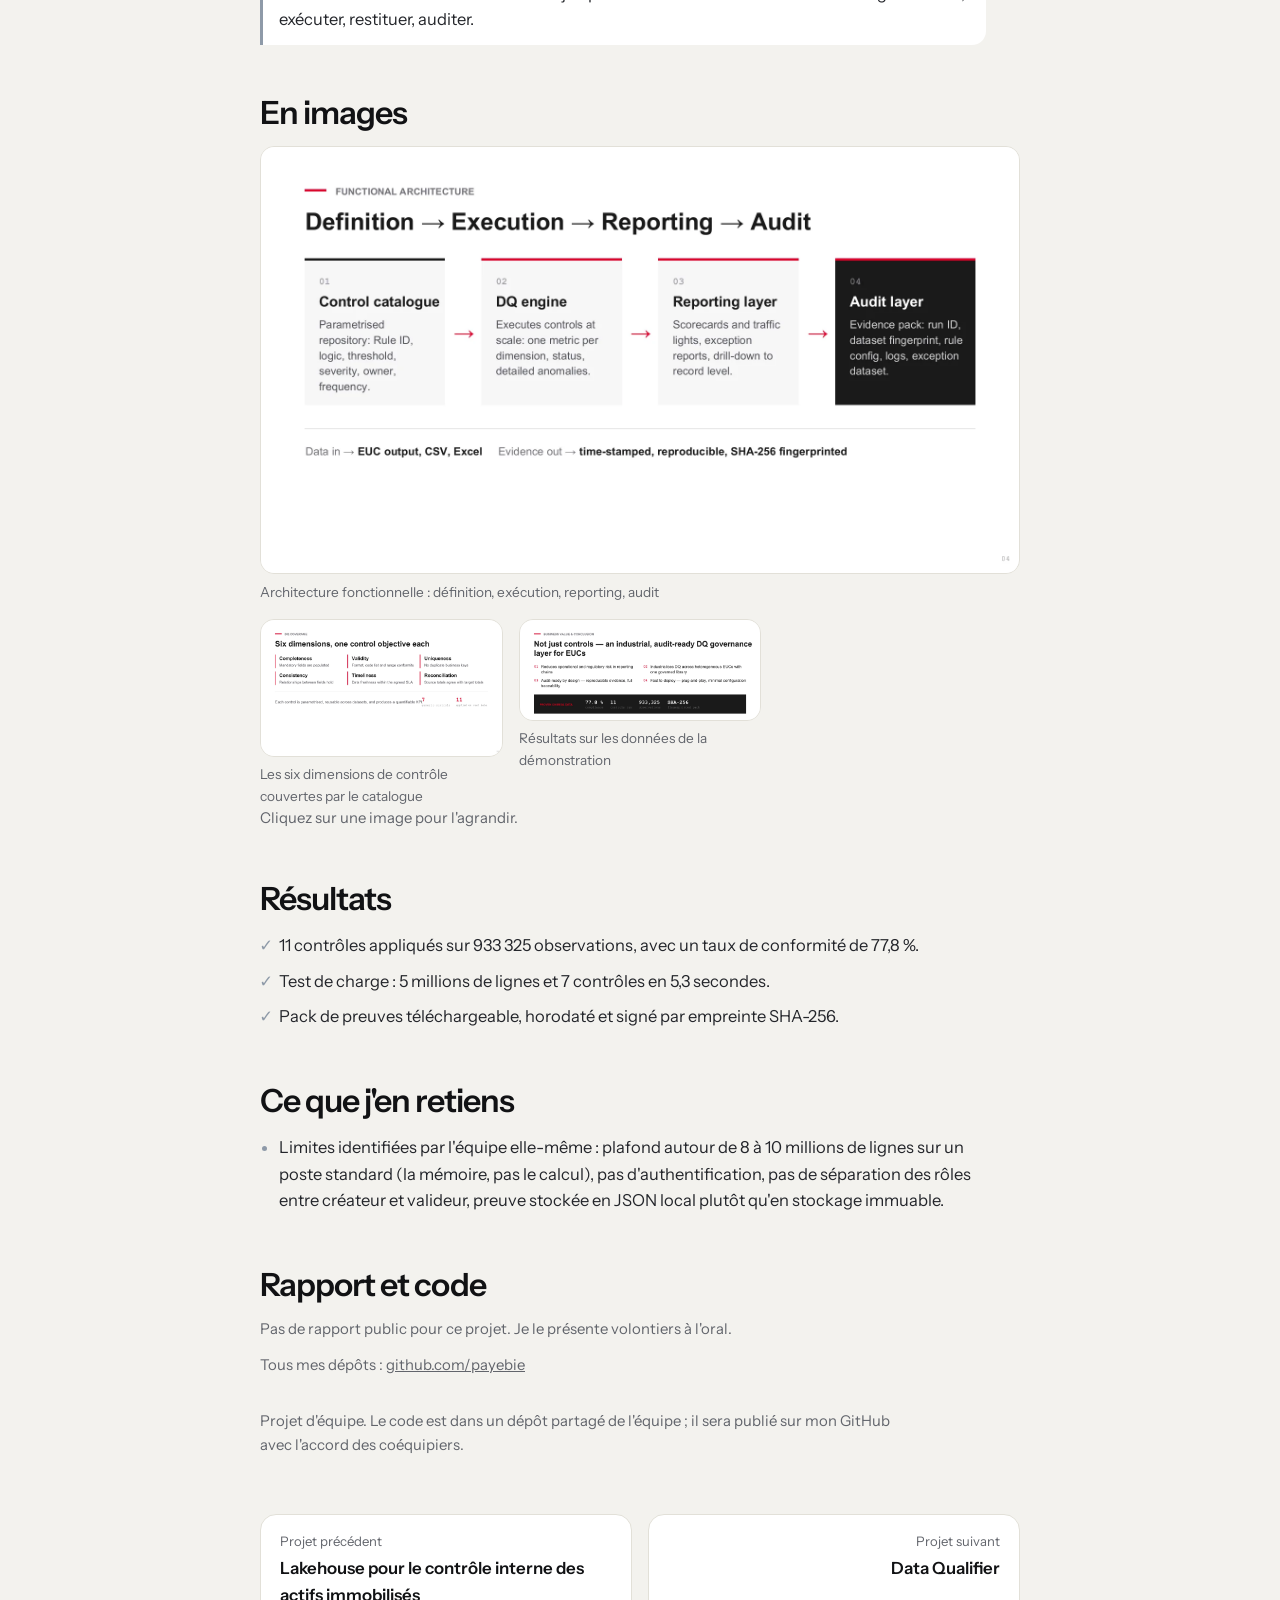
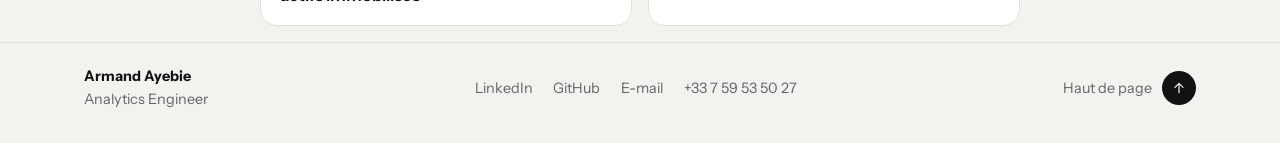
<file: projets/dq-compass.html>
<!doctype html><html lang="fr"><head><meta charset="utf-8"><meta name="viewport" content="width=device-width,initial-scale=1">
<title>DQ Compass, Armand Ayebie</title><meta name="description" content="Couche de contrôle qualité réutilisable pour les outils EUC (Excel, CSV, Alteryx) : catalogue de contrôles, moteur sur six dimensions, scorecard et pack de preuves d&#x27;audit."><link rel="preconnect" href="https://fonts.googleapis.com"><link rel="preconnect" href="https://fonts.gstatic.com" crossorigin><link rel="stylesheet" href="https://fonts.googleapis.com/css2?family=Instrument+Sans:ital,wght@0,400;0,500;0,600;0,700;1,500;1,600&display=swap">
<link rel="stylesheet" href="../style.css"><script>document.documentElement.classList.add("js");try{var t=localStorage.getItem("theme");if(t)document.documentElement.dataset.theme=t}catch(e){}</script></head>
<body><header class="nav"><a class="brand" href="../index.html">Armand A.</a>
<nav class="links" aria-label="Sections"><a href="../index.html#a-propos">À propos</a><a href="../index.html#impact">Impact</a><a href="../index.html#parcours">Parcours</a><a href="../index.html#projets">Projets</a><a href="../index.html#competences">Compétences</a></nav>
<div class="nright"><a class="ico" href="https://www.linkedin.com/in/armand-ayebie/" target="_blank" rel="noopener" aria-label="LinkedIn"><svg viewBox="0 0 24 24" width="18" height="18" aria-hidden="true"><path fill="currentColor"  d="M20.447 20.452h-3.554v-5.569c0-1.328-.027-3.037-1.852-3.037-1.853 0-2.136 1.445-2.136 2.939v5.667H9.351V9h3.414v1.561h.046c.477-.9 1.637-1.85 3.37-1.85 3.601 0 4.267 2.37 4.267 5.455v6.286zM5.337 7.433a2.063 2.063 0 1 1 0-4.126 2.063 2.063 0 0 1 0 4.126zm1.782 13.019H3.555V9h3.564v11.452zM22.225 0H1.771C.792 0 0 .774 0 1.729v20.542C0 23.227.792 24 1.771 24h20.451C23.2 24 24 23.227 24 22.271V1.729C24 .774 23.2 0 22.222 0h.003z"/></svg></a><a class="ico" href="https://github.com/payebie" target="_blank" rel="noopener" aria-label="GitHub"><svg viewBox="0 0 24 24" width="18" height="18" aria-hidden="true"><path fill="currentColor"  d="M12 .297c-6.63 0-12 5.373-12 12 0 5.303 3.438 9.8 8.205 11.385.6.113.82-.258.82-.577 0-.285-.01-1.04-.015-2.04-3.338.724-4.042-1.61-4.042-1.61C4.422 18.07 3.633 17.7 3.633 17.7c-1.087-.744.084-.729.084-.729 1.205.084 1.838 1.236 1.838 1.236 1.07 1.835 2.809 1.305 3.495.998.108-.776.417-1.305.76-1.605-2.665-.3-5.466-1.332-5.466-5.93 0-1.31.465-2.38 1.235-3.22-.135-.303-.54-1.523.105-3.176 0 0 1.005-.322 3.3 1.23.96-.267 1.98-.399 3-.405 1.02.006 2.04.138 3 .405 2.28-1.552 3.285-1.23 3.285-1.23.645 1.653.24 2.873.12 3.176.765.84 1.23 1.91 1.23 3.22 0 4.61-2.805 5.625-5.475 5.92.42.36.81 1.096.81 2.22 0 1.606-.015 2.896-.015 3.286 0 .315.21.69.825.57C20.565 22.092 24 17.592 24 12.297c0-6.627-5.373-12-12-12"/></svg></a>
<button id="theme" class="ico" aria-label="Changer de thème"><svg width="16" height="16" viewBox="0 0 16 16" aria-hidden="true"><circle cx="8" cy="8" r="6.5" fill="none" stroke="currentColor" stroke-width="1.5"/><path d="M8 1.5a6.5 6.5 0 0 1 0 13z" fill="currentColor"/></svg></button>
<a class="pill dark" href="../index.html#contact">Contact</a></div></header><main class="detail"><header class="phead dark-sec c-dq"><div class="wrap"><a class="back" href="../index.html#projets">Tous les projets</a>
<p class="lab h-in" style="--d:0">// Projet</p><h1 class="h-in" style="--d:1">DQ Compass</h1><p class="sub h-in" style="--d:2">Projet d&#x27;équipe, développé en vibe coding</p><div class="cats h-in" style="--d:2"><span class="cat c-dq">Qualité des données</span><span class="cat c-de">Data Engineering</span><span class="cat c-ia">IA générative</span></div>
<div class="kgrid h-in" style="--d:3"><div class="itile s"><b class="num">933 325</b><p>observations contrôlées</p></div><div class="itile s"><b class="num">11</b><p>contrôles appliqués</p></div><div class="itile s"><b class="num">5 M lignes</b><p>7 contrôles en 5,3 s</p></div><div class="itile s"><b class="num">SHA-256</b><p>preuve d&#x27;audit horodatée</p></div></div></div></header>
<div class="wrap narrow c-dq"><div class="tags ptags"><span class="tag">Python</span><span class="tag">pandas</span><span class="tag">Streamlit</span><span class="tag">Git / GitHub</span><span class="tag">SHA-256</span><span class="tag">Vibe coding</span><span class="tag">API Claude (suggestions)</span></div>
<nav class="toc" aria-label="Sections de la page"><a href="#contexte">Contexte</a><a href="#demarche">Démarche</a><a href="#architecture">Architecture fonctionnelle</a><a href="#images">En images</a><a href="#resultats">Résultats</a><a href="#retenu">Ce que j'en retiens</a><a href="#ressources">Rapport et code</a></nav>
<section id="contexte"><h2 class="rv">Contexte</h2><p>Dans une banque, de nombreux flux critiques passent par des outils EUC (Excel, CSV, Alteryx, low-code) sans contrôle qualité standardisé.</p><p>Résultat : chaque processus réinvente ses vérifications, les transformations sont difficiles à relier aux données d&#x27;entrée, et l&#x27;efficacité des contrôles ne peut pas être démontrée aux auditeurs.</p></section><section id="demarche"><h2 class="rv">Démarche</h2><ul class=""><li>Séparer ce qu&#x27;on contrôle de la façon dont on l&#x27;exécute : un contrôle générique est défini une fois, puis appliqué à une colonne avec ses paramètres. La logique centrale n&#x27;est jamais réécrite pour un nouveau cas.</li><li>Six dimensions couvertes : complétude, validité, unicité, cohérence, fraîcheur, réconciliation. Le catalogue inclut aussi la loi de Benford, les outliers par écart interquartile, les formats par expression régulière et les plages de dates.</li><li>Moteur écrit directement en Python / pandas : Great Expectations a été écarté pour garder un contrôle précis sur ce qui est compté et exclu.</li><li>Lecture multi-sources : CSV, Excel, Parquet, tableaux dans un PDF, API.</li><li>Organisation sur une journée : contrat d&#x27;interface front / back gelé à 10 h, « une personne, un fichier », une branche Git par tâche, deux recettes complètes (jeu de test puis vrai jeu).</li></ul></section><section id="architecture"><h2 class="rv">Architecture fonctionnelle</h2><div class="flow rv"><div class=""><b>Catalogue de contrôles</b><small>ID, logique, seuil</small><small>Sévérité, propriétaire, fréquence</small></div><div class="sv"><b>Moteur DQ</b><small>Une métrique par dimension</small><small>Statut et anomalies détaillées</small></div><div class="gd"><b>Reporting</b><small>Scorecard, feux tricolores</small><small>Drill-down à la ligne</small></div><div class="br"><b>Audit</b><small>Run ID, empreinte SHA-256</small><small>Configuration, logs</small><small>Jeu des anomalies</small></div></div><p class="logic">Démonstration de bout en bout sur le jeu public de la BRI sur le marché des changes : définir, exécuter, restituer, auditer.</p></section><section id="images"><h2 class="rv">En images</h2><div class="gallery"><figure class="shot rv wide"><a class="zoom" href="../img/dq-architecture.webp" data-cap="Architecture fonctionnelle : définition, exécution, reporting, audit"><img src="../img/dq-architecture.webp" alt="Architecture fonctionnelle : définition, exécution, reporting, audit" loading="lazy"></a><figcaption>Architecture fonctionnelle : définition, exécution, reporting, audit</figcaption></figure><figure class="shot rv"><a class="zoom" href="../img/dq-dimensions.webp" data-cap="Les six dimensions de contrôle couvertes par le catalogue"><img src="../img/dq-dimensions.webp" alt="Les six dimensions de contrôle couvertes par le catalogue" loading="lazy"></a><figcaption>Les six dimensions de contrôle couvertes par le catalogue</figcaption></figure><figure class="shot rv"><a class="zoom" href="../img/dq-resultats.webp" data-cap="Résultats sur les données de la démonstration"><img src="../img/dq-resultats.webp" alt="Résultats sur les données de la démonstration" loading="lazy"></a><figcaption>Résultats sur les données de la démonstration</figcaption></figure></div><p class="muted">Cliquez sur une image pour l'agrandir.</p></section><section id="resultats"><h2 class="rv">Résultats</h2><ul class="res"><li>11 contrôles appliqués sur 933 325 observations, avec un taux de conformité de 77,8 %.</li><li>Test de charge : 5 millions de lignes et 7 contrôles en 5,3 secondes.</li><li>Pack de preuves téléchargeable, horodaté et signé par empreinte SHA-256.</li></ul></section><section id="retenu"><h2 class="rv">Ce que j'en retiens</h2><ul class=""><li>Limites identifiées par l&#x27;équipe elle-même : plafond autour de 8 à 10 millions de lignes sur un poste standard (la mémoire, pas le calcul), pas d&#x27;authentification, pas de séparation des rôles entre créateur et valideur, preuve stockée en JSON local plutôt qu&#x27;en stockage immuable.</li></ul></section><section id="ressources"><h2 class="rv">Rapport et code</h2><p class="muted">Pas de rapport public pour ce projet. Je le présente volontiers à l'oral.</p><p class="muted">Tous mes dépôts : <a href="https://github.com/payebie" target="_blank" rel="noopener">github.com/payebie</a></p></section>
<p class="muted note">Projet d&#x27;équipe. Le code est dans un dépôt partagé de l&#x27;équipe ; il sera publié sur mon GitHub avec l&#x27;accord des coéquipiers.</p>
<nav class="pn" aria-label="Autres projets"><a href="lakehouse-bouygues.html"><span>Projet précédent</span>Lakehouse pour le contrôle interne des actifs immobilisés</a><a href="data-qualifier.html"><span>Projet suivant</span>Data Qualifier</a></nav></div></main>
<footer class="foot"><div class="wrap fin"><div><b>Armand Ayebie</b><span>Analytics Engineer</span></div><nav aria-label="Liens"><a href="https://www.linkedin.com/in/armand-ayebie/" target="_blank" rel="noopener">LinkedIn</a><a href="https://github.com/payebie" target="_blank" rel="noopener">GitHub</a><a href="mailto:payebie1@gmail.com">E-mail</a><a href="tel:+33759535027">+33 7 59 53 50 27</a></nav><a class="top" href="#">Haut de page <span class="upc"><svg viewBox="0 0 24 24" width="16" height="16" aria-hidden="true"><path fill="none" stroke="currentColor" stroke-width="1.8" stroke-linecap="round" stroke-linejoin="round" d="M12 19V5 M6 11l6-6 6 6"/></svg></span></a></div></footer>
<dialog id="lb" aria-label="Image agrandie"><button class="lbx" aria-label="Fermer">×</button><img alt=""><p></p><div class="lbn"><button class="lbp" aria-label="Image précédente">‹</button><button class="lbnx" aria-label="Image suivante">›</button></div></dialog>
<script src="../app.js"></script></body></html>
</file>
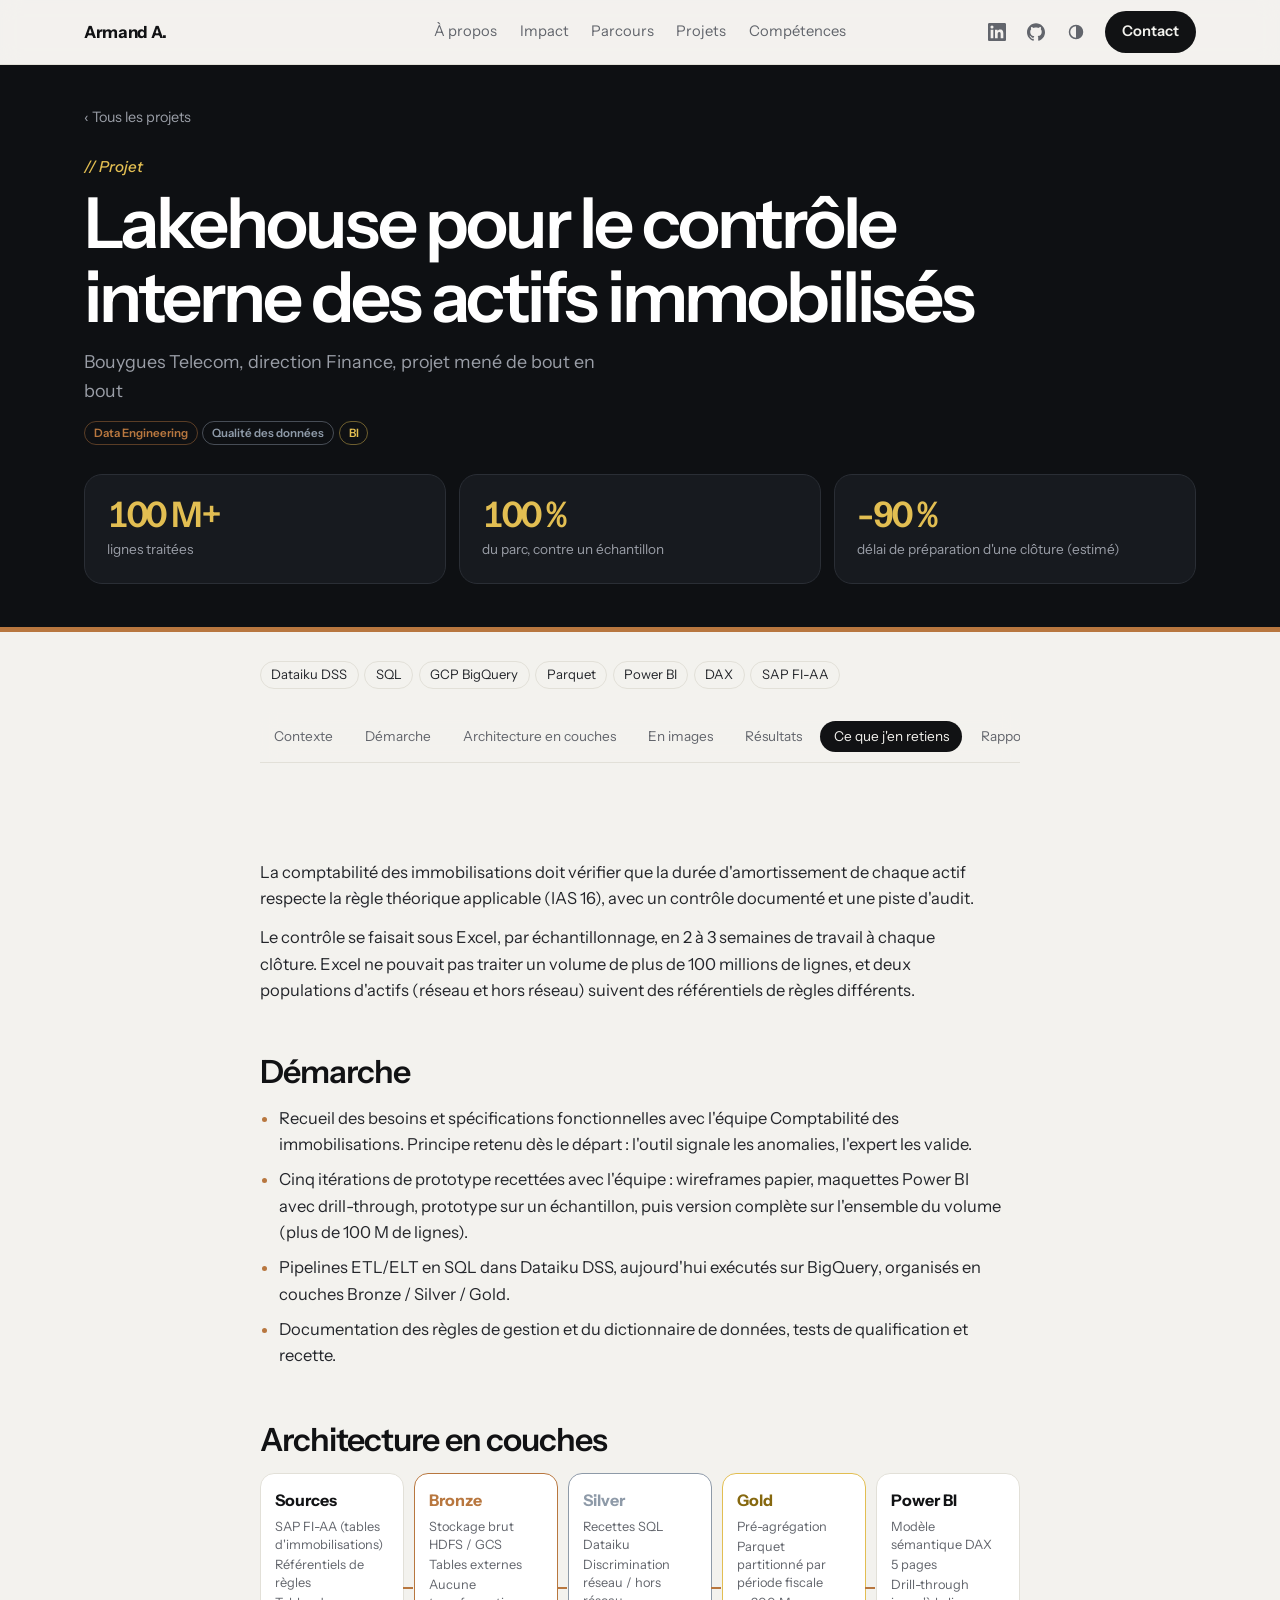
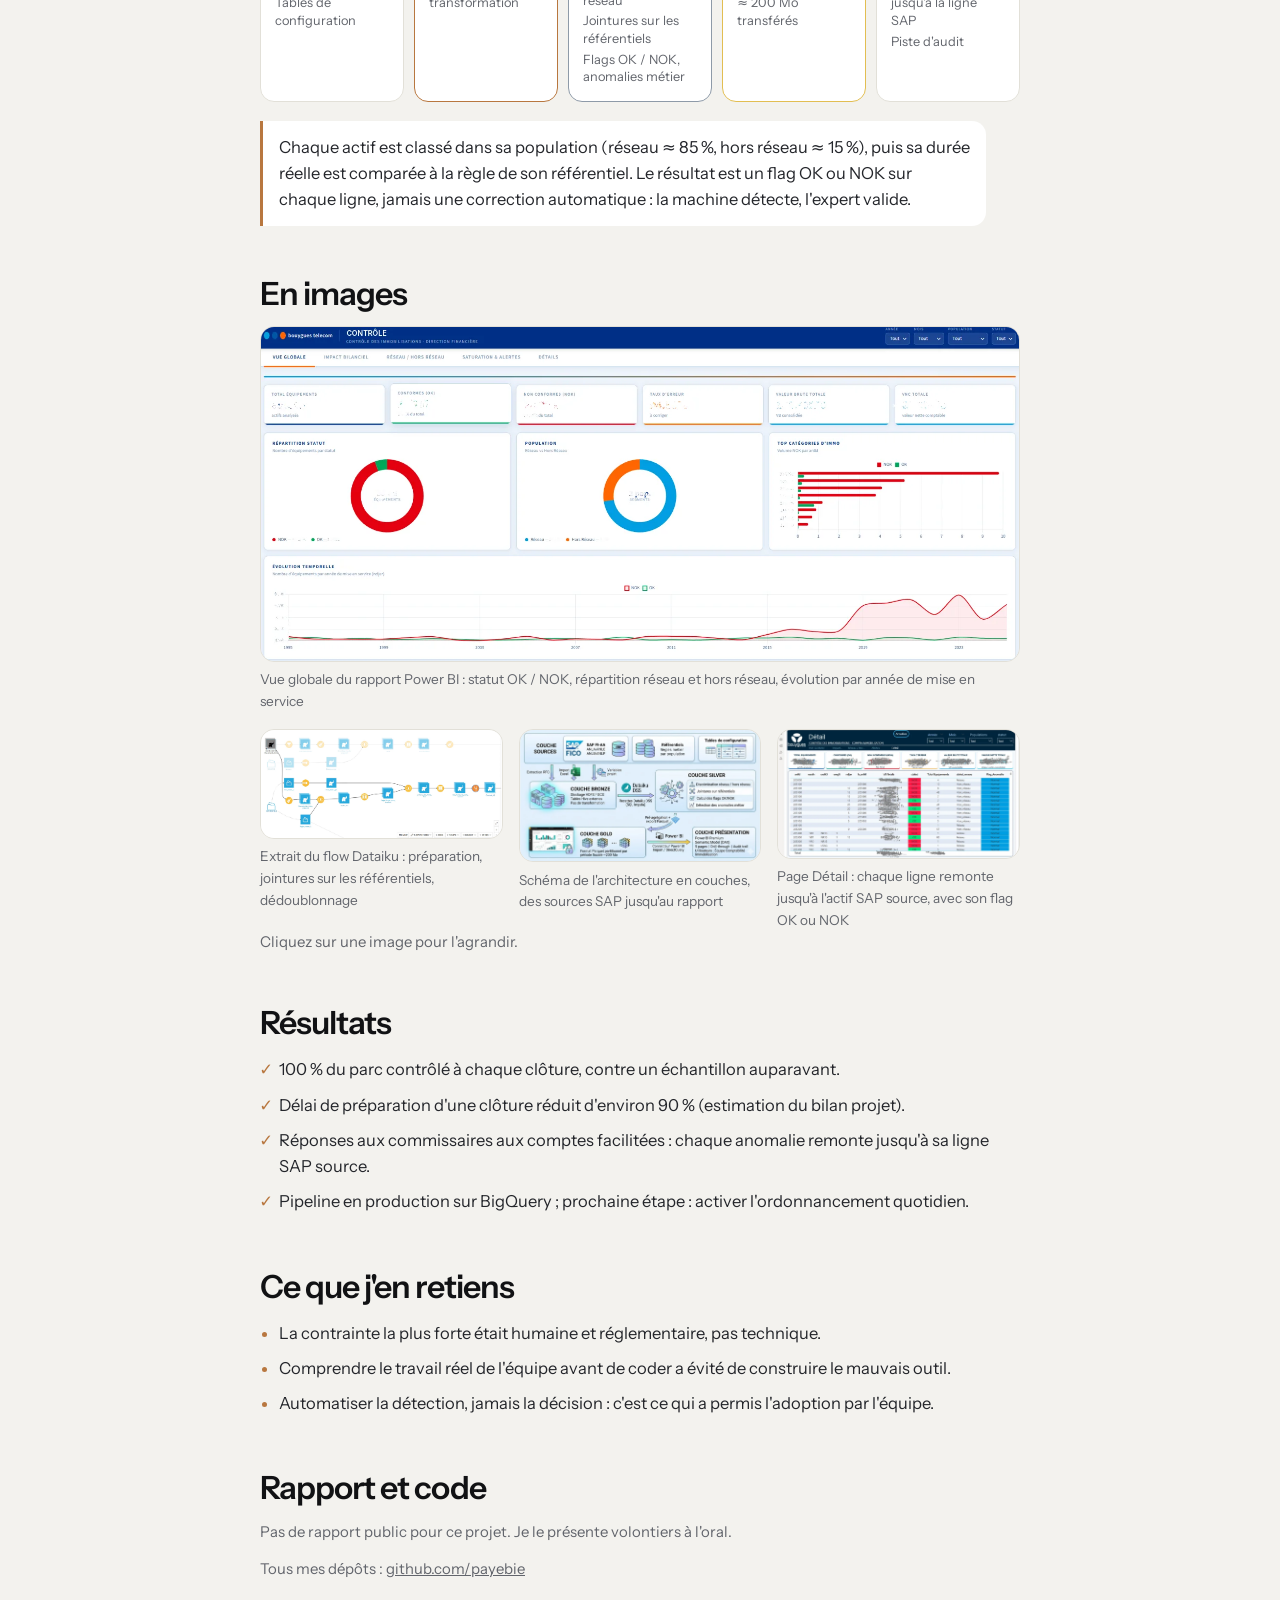
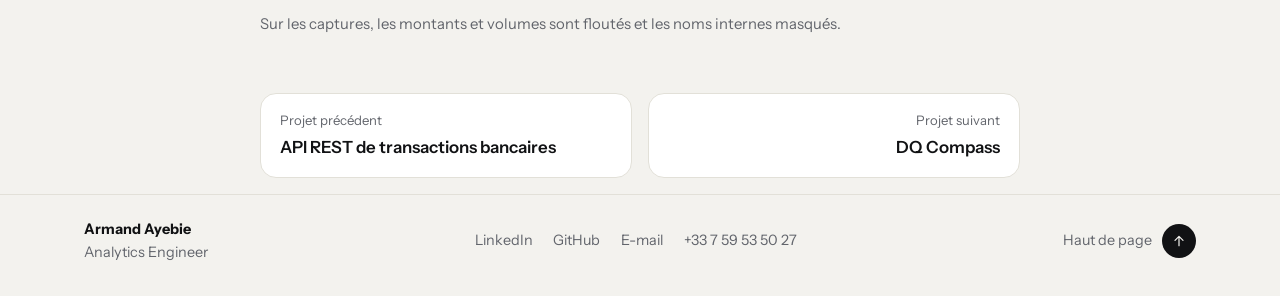
<file: projets/lakehouse-bouygues.html>
<!doctype html><html lang="fr"><head><meta charset="utf-8"><meta name="viewport" content="width=device-width,initial-scale=1">
<title>Lakehouse pour le contrôle interne des actifs immobilisés, Armand Ayebie</title><meta name="description" content="Pipeline Bronze / Silver / Gold (Dataiku, SQL, BigQuery) et rapport Power BI : le contrôle des durées d&#x27;amortissement passe d&#x27;un échantillon Excel à 100 % du parc."><link rel="preconnect" href="https://fonts.googleapis.com"><link rel="preconnect" href="https://fonts.gstatic.com" crossorigin><link rel="stylesheet" href="https://fonts.googleapis.com/css2?family=Instrument+Sans:ital,wght@0,400;0,500;0,600;0,700;1,500;1,600&display=swap">
<link rel="stylesheet" href="../style.css"><script>document.documentElement.classList.add("js");try{var t=localStorage.getItem("theme");if(t)document.documentElement.dataset.theme=t}catch(e){}</script></head>
<body><header class="nav"><a class="brand" href="../index.html">Armand A.</a>
<nav class="links" aria-label="Sections"><a href="../index.html#a-propos">À propos</a><a href="../index.html#impact">Impact</a><a href="../index.html#parcours">Parcours</a><a href="../index.html#projets">Projets</a><a href="../index.html#competences">Compétences</a></nav>
<div class="nright"><a class="ico" href="https://www.linkedin.com/in/armand-ayebie/" target="_blank" rel="noopener" aria-label="LinkedIn"><svg viewBox="0 0 24 24" width="18" height="18" aria-hidden="true"><path fill="currentColor"  d="M20.447 20.452h-3.554v-5.569c0-1.328-.027-3.037-1.852-3.037-1.853 0-2.136 1.445-2.136 2.939v5.667H9.351V9h3.414v1.561h.046c.477-.9 1.637-1.85 3.37-1.85 3.601 0 4.267 2.37 4.267 5.455v6.286zM5.337 7.433a2.063 2.063 0 1 1 0-4.126 2.063 2.063 0 0 1 0 4.126zm1.782 13.019H3.555V9h3.564v11.452zM22.225 0H1.771C.792 0 0 .774 0 1.729v20.542C0 23.227.792 24 1.771 24h20.451C23.2 24 24 23.227 24 22.271V1.729C24 .774 23.2 0 22.222 0h.003z"/></svg></a><a class="ico" href="https://github.com/payebie" target="_blank" rel="noopener" aria-label="GitHub"><svg viewBox="0 0 24 24" width="18" height="18" aria-hidden="true"><path fill="currentColor"  d="M12 .297c-6.63 0-12 5.373-12 12 0 5.303 3.438 9.8 8.205 11.385.6.113.82-.258.82-.577 0-.285-.01-1.04-.015-2.04-3.338.724-4.042-1.61-4.042-1.61C4.422 18.07 3.633 17.7 3.633 17.7c-1.087-.744.084-.729.084-.729 1.205.084 1.838 1.236 1.838 1.236 1.07 1.835 2.809 1.305 3.495.998.108-.776.417-1.305.76-1.605-2.665-.3-5.466-1.332-5.466-5.93 0-1.31.465-2.38 1.235-3.22-.135-.303-.54-1.523.105-3.176 0 0 1.005-.322 3.3 1.23.96-.267 1.98-.399 3-.405 1.02.006 2.04.138 3 .405 2.28-1.552 3.285-1.23 3.285-1.23.645 1.653.24 2.873.12 3.176.765.84 1.23 1.91 1.23 3.22 0 4.61-2.805 5.625-5.475 5.92.42.36.81 1.096.81 2.22 0 1.606-.015 2.896-.015 3.286 0 .315.21.69.825.57C20.565 22.092 24 17.592 24 12.297c0-6.627-5.373-12-12-12"/></svg></a>
<button id="theme" class="ico" aria-label="Changer de thème"><svg width="16" height="16" viewBox="0 0 16 16" aria-hidden="true"><circle cx="8" cy="8" r="6.5" fill="none" stroke="currentColor" stroke-width="1.5"/><path d="M8 1.5a6.5 6.5 0 0 1 0 13z" fill="currentColor"/></svg></button>
<a class="pill dark" href="../index.html#contact">Contact</a></div></header><main class="detail"><header class="phead dark-sec c-de"><div class="wrap"><a class="back" href="../index.html#projets">Tous les projets</a>
<p class="lab h-in" style="--d:0">// Projet</p><h1 class="h-in" style="--d:1">Lakehouse pour le contrôle interne des actifs immobilisés</h1><p class="sub h-in" style="--d:2">Bouygues Telecom, direction Finance, projet mené de bout en bout</p><div class="cats h-in" style="--d:2"><span class="cat c-de">Data Engineering</span><span class="cat c-dq">Qualité des données</span><span class="cat c-bi">BI</span></div>
<div class="kgrid h-in" style="--d:3"><div class="itile s"><b class="num">100 M+</b><p>lignes traitées</p></div><div class="itile s"><b class="num">100 %</b><p>du parc, contre un échantillon</p></div><div class="itile s"><b class="num">-90 %</b><p>délai de préparation d&#x27;une clôture (estimé)</p></div></div></div></header>
<div class="wrap narrow c-de"><div class="tags ptags"><span class="tag">Dataiku DSS</span><span class="tag">SQL</span><span class="tag">GCP BigQuery</span><span class="tag">Parquet</span><span class="tag">Power BI</span><span class="tag">DAX</span><span class="tag">SAP FI-AA</span></div>
<nav class="toc" aria-label="Sections de la page"><a href="#contexte">Contexte</a><a href="#demarche">Démarche</a><a href="#architecture">Architecture en couches</a><a href="#images">En images</a><a href="#resultats">Résultats</a><a href="#retenu">Ce que j'en retiens</a><a href="#ressources">Rapport et code</a></nav>
<section id="contexte"><h2 class="rv">Contexte</h2><p>La comptabilité des immobilisations doit vérifier que la durée d&#x27;amortissement de chaque actif respecte la règle théorique applicable (IAS 16), avec un contrôle documenté et une piste d&#x27;audit.</p><p>Le contrôle se faisait sous Excel, par échantillonnage, en 2 à 3 semaines de travail à chaque clôture. Excel ne pouvait pas traiter un volume de plus de 100 millions de lignes, et deux populations d&#x27;actifs (réseau et hors réseau) suivent des référentiels de règles différents.</p></section><section id="demarche"><h2 class="rv">Démarche</h2><ul class=""><li>Recueil des besoins et spécifications fonctionnelles avec l&#x27;équipe Comptabilité des immobilisations. Principe retenu dès le départ : l&#x27;outil signale les anomalies, l&#x27;expert les valide.</li><li>Cinq itérations de prototype recettées avec l&#x27;équipe : wireframes papier, maquettes Power BI avec drill-through, prototype sur un échantillon, puis version complète sur l&#x27;ensemble du volume (plus de 100 M de lignes).</li><li>Pipelines ETL/ELT en SQL dans Dataiku DSS, aujourd&#x27;hui exécutés sur BigQuery, organisés en couches Bronze / Silver / Gold.</li><li>Documentation des règles de gestion et du dictionnaire de données, tests de qualification et recette.</li></ul></section><section id="architecture"><h2 class="rv">Architecture en couches</h2><div class="flow rv"><div class=""><b>Sources</b><small>SAP FI-AA (tables d&#x27;immobilisations)</small><small>Référentiels de règles</small><small>Tables de configuration</small></div><div class="br"><b>Bronze</b><small>Stockage brut HDFS / GCS</small><small>Tables externes</small><small>Aucune transformation</small></div><div class="sv"><b>Silver</b><small>Recettes SQL Dataiku</small><small>Discrimination réseau / hors réseau</small><small>Jointures sur les référentiels</small><small>Flags OK / NOK, anomalies métier</small></div><div class="gd"><b>Gold</b><small>Pré-agrégation</small><small>Parquet partitionné par période fiscale</small><small>≈ 200 Mo transférés</small></div><div class=""><b>Power BI</b><small>Modèle sémantique DAX</small><small>5 pages</small><small>Drill-through jusqu&#x27;à la ligne SAP</small><small>Piste d&#x27;audit</small></div></div><p class="logic">Chaque actif est classé dans sa population (réseau ≈ 85 %, hors réseau ≈ 15 %), puis sa durée réelle est comparée à la règle de son référentiel. Le résultat est un flag OK ou NOK sur chaque ligne, jamais une correction automatique : la machine détecte, l&#x27;expert valide.</p></section><section id="images"><h2 class="rv">En images</h2><div class="gallery"><figure class="shot rv wide"><a class="zoom" href="../img/lakehouse-vue-globale.webp" data-cap="Vue globale du rapport Power BI : statut OK / NOK, répartition réseau et hors réseau, évolution par année de mise en service"><img src="../img/lakehouse-vue-globale.webp" alt="Vue globale du rapport Power BI : statut OK / NOK, répartition réseau et hors réseau, évolution par année de mise en service" loading="lazy"></a><figcaption>Vue globale du rapport Power BI : statut OK / NOK, répartition réseau et hors réseau, évolution par année de mise en service</figcaption></figure><figure class="shot rv"><a class="zoom" href="../img/lakehouse-flow.webp" data-cap="Extrait du flow Dataiku : préparation, jointures sur les référentiels, dédoublonnage"><img src="../img/lakehouse-flow.webp" alt="Extrait du flow Dataiku : préparation, jointures sur les référentiels, dédoublonnage" loading="lazy"></a><figcaption>Extrait du flow Dataiku : préparation, jointures sur les référentiels, dédoublonnage</figcaption></figure><figure class="shot rv"><a class="zoom" href="../img/lakehouse-architecture.webp" data-cap="Schéma de l&#x27;architecture en couches, des sources SAP jusqu&#x27;au rapport"><img src="../img/lakehouse-architecture.webp" alt="Schéma de l&#x27;architecture en couches, des sources SAP jusqu&#x27;au rapport" loading="lazy"></a><figcaption>Schéma de l&#x27;architecture en couches, des sources SAP jusqu&#x27;au rapport</figcaption></figure><figure class="shot rv"><a class="zoom" href="../img/lakehouse-dashboard.webp" data-cap="Page Détail : chaque ligne remonte jusqu&#x27;à l&#x27;actif SAP source, avec son flag OK ou NOK"><img src="../img/lakehouse-dashboard.webp" alt="Page Détail : chaque ligne remonte jusqu&#x27;à l&#x27;actif SAP source, avec son flag OK ou NOK" loading="lazy"></a><figcaption>Page Détail : chaque ligne remonte jusqu&#x27;à l&#x27;actif SAP source, avec son flag OK ou NOK</figcaption></figure></div><p class="muted">Cliquez sur une image pour l'agrandir.</p></section><section id="resultats"><h2 class="rv">Résultats</h2><ul class="res"><li>100 % du parc contrôlé à chaque clôture, contre un échantillon auparavant.</li><li>Délai de préparation d&#x27;une clôture réduit d&#x27;environ 90 % (estimation du bilan projet).</li><li>Réponses aux commissaires aux comptes facilitées : chaque anomalie remonte jusqu&#x27;à sa ligne SAP source.</li><li>Pipeline en production sur BigQuery ; prochaine étape : activer l&#x27;ordonnancement quotidien.</li></ul></section><section id="retenu"><h2 class="rv">Ce que j'en retiens</h2><ul class=""><li>La contrainte la plus forte était humaine et réglementaire, pas technique.</li><li>Comprendre le travail réel de l&#x27;équipe avant de coder a évité de construire le mauvais outil.</li><li>Automatiser la détection, jamais la décision : c&#x27;est ce qui a permis l&#x27;adoption par l&#x27;équipe.</li></ul></section><section id="ressources"><h2 class="rv">Rapport et code</h2><p class="muted">Pas de rapport public pour ce projet. Je le présente volontiers à l'oral.</p><p class="muted">Tous mes dépôts : <a href="https://github.com/payebie" target="_blank" rel="noopener">github.com/payebie</a></p></section>
<p class="muted note">Sur les captures, les montants et volumes sont floutés et les noms internes masqués.</p>
<nav class="pn" aria-label="Autres projets"><a href="api-transactions.html"><span>Projet précédent</span>API REST de transactions bancaires</a><a href="dq-compass.html"><span>Projet suivant</span>DQ Compass</a></nav></div></main>
<footer class="foot"><div class="wrap fin"><div><b>Armand Ayebie</b><span>Analytics Engineer</span></div><nav aria-label="Liens"><a href="https://www.linkedin.com/in/armand-ayebie/" target="_blank" rel="noopener">LinkedIn</a><a href="https://github.com/payebie" target="_blank" rel="noopener">GitHub</a><a href="mailto:payebie1@gmail.com">E-mail</a><a href="tel:+33759535027">+33 7 59 53 50 27</a></nav><a class="top" href="#">Haut de page <span class="upc"><svg viewBox="0 0 24 24" width="16" height="16" aria-hidden="true"><path fill="none" stroke="currentColor" stroke-width="1.8" stroke-linecap="round" stroke-linejoin="round" d="M12 19V5 M6 11l6-6 6 6"/></svg></span></a></div></footer>
<dialog id="lb" aria-label="Image agrandie"><button class="lbx" aria-label="Fermer">×</button><img alt=""><p></p><div class="lbn"><button class="lbp" aria-label="Image précédente">‹</button><button class="lbnx" aria-label="Image suivante">›</button></div></dialog>
<script src="../app.js"></script></body></html>
</file>
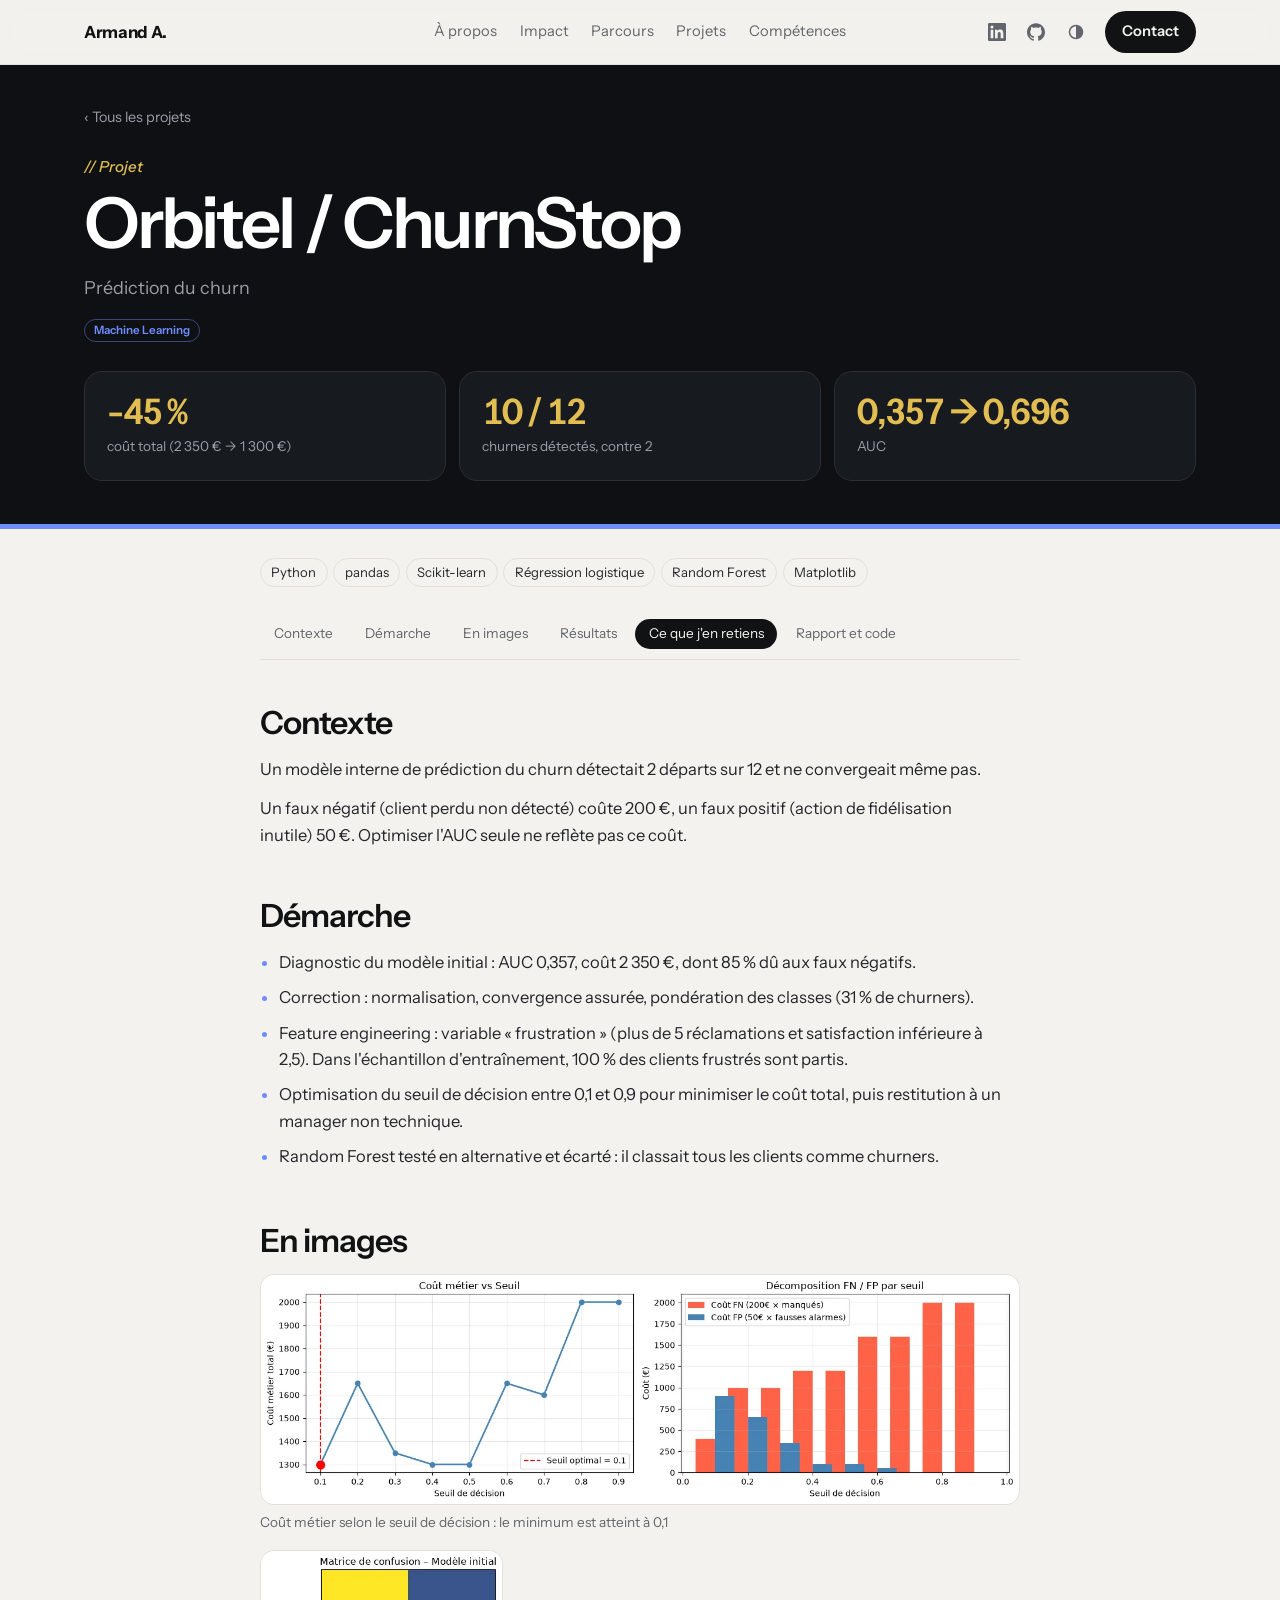
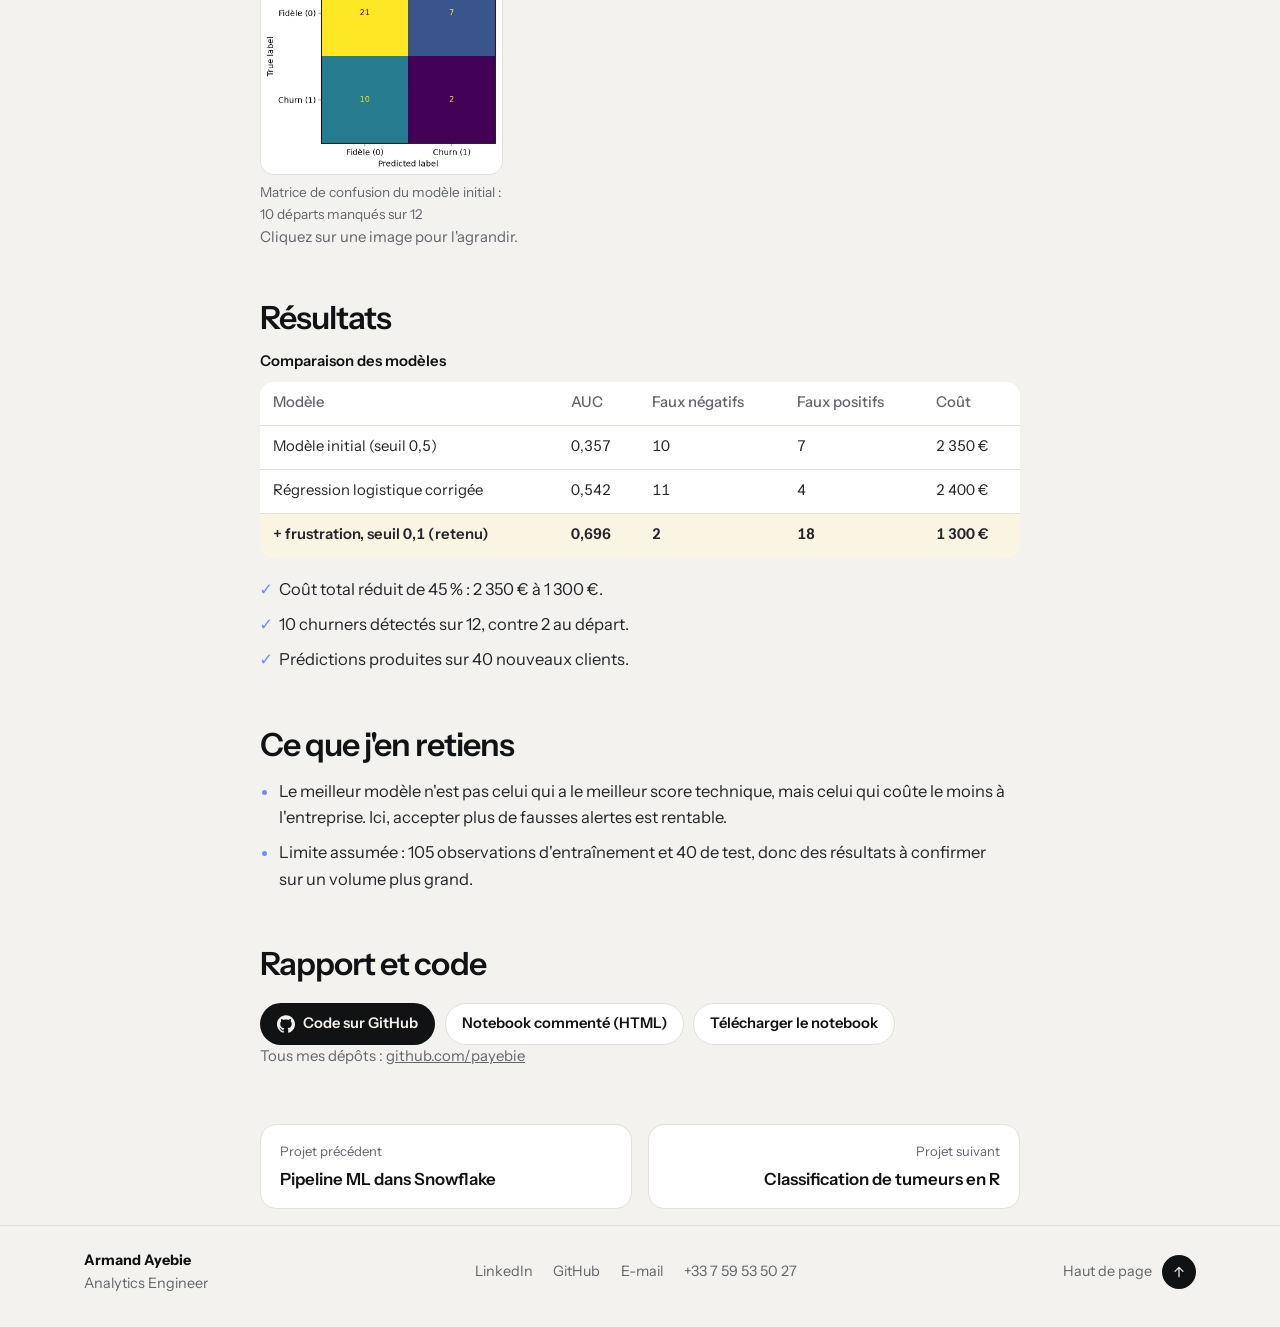
<file: projets/orbitel-churnstop.html>
<!doctype html><html lang="fr"><head><meta charset="utf-8"><meta name="viewport" content="width=device-width,initial-scale=1">
<title>Orbitel / ChurnStop, Armand Ayebie</title><meta name="description" content="Modèle de churn optimisé sur un coût métier plutôt que sur un score technique : coût divisé presque par deux, 10 départs détectés sur 12."><link rel="preconnect" href="https://fonts.googleapis.com"><link rel="preconnect" href="https://fonts.gstatic.com" crossorigin><link rel="stylesheet" href="https://fonts.googleapis.com/css2?family=Instrument+Sans:ital,wght@0,400;0,500;0,600;0,700;1,500;1,600&display=swap">
<link rel="stylesheet" href="../style.css"><script>document.documentElement.classList.add("js");try{var t=localStorage.getItem("theme");if(t)document.documentElement.dataset.theme=t}catch(e){}</script></head>
<body><header class="nav"><a class="brand" href="../index.html">Armand A.</a>
<nav class="links" aria-label="Sections"><a href="../index.html#a-propos">À propos</a><a href="../index.html#impact">Impact</a><a href="../index.html#parcours">Parcours</a><a href="../index.html#projets">Projets</a><a href="../index.html#competences">Compétences</a></nav>
<div class="nright"><a class="ico" href="https://www.linkedin.com/in/armand-ayebie/" target="_blank" rel="noopener" aria-label="LinkedIn"><svg viewBox="0 0 24 24" width="18" height="18" aria-hidden="true"><path fill="currentColor"  d="M20.447 20.452h-3.554v-5.569c0-1.328-.027-3.037-1.852-3.037-1.853 0-2.136 1.445-2.136 2.939v5.667H9.351V9h3.414v1.561h.046c.477-.9 1.637-1.85 3.37-1.85 3.601 0 4.267 2.37 4.267 5.455v6.286zM5.337 7.433a2.063 2.063 0 1 1 0-4.126 2.063 2.063 0 0 1 0 4.126zm1.782 13.019H3.555V9h3.564v11.452zM22.225 0H1.771C.792 0 0 .774 0 1.729v20.542C0 23.227.792 24 1.771 24h20.451C23.2 24 24 23.227 24 22.271V1.729C24 .774 23.2 0 22.222 0h.003z"/></svg></a><a class="ico" href="https://github.com/payebie" target="_blank" rel="noopener" aria-label="GitHub"><svg viewBox="0 0 24 24" width="18" height="18" aria-hidden="true"><path fill="currentColor"  d="M12 .297c-6.63 0-12 5.373-12 12 0 5.303 3.438 9.8 8.205 11.385.6.113.82-.258.82-.577 0-.285-.01-1.04-.015-2.04-3.338.724-4.042-1.61-4.042-1.61C4.422 18.07 3.633 17.7 3.633 17.7c-1.087-.744.084-.729.084-.729 1.205.084 1.838 1.236 1.838 1.236 1.07 1.835 2.809 1.305 3.495.998.108-.776.417-1.305.76-1.605-2.665-.3-5.466-1.332-5.466-5.93 0-1.31.465-2.38 1.235-3.22-.135-.303-.54-1.523.105-3.176 0 0 1.005-.322 3.3 1.23.96-.267 1.98-.399 3-.405 1.02.006 2.04.138 3 .405 2.28-1.552 3.285-1.23 3.285-1.23.645 1.653.24 2.873.12 3.176.765.84 1.23 1.91 1.23 3.22 0 4.61-2.805 5.625-5.475 5.92.42.36.81 1.096.81 2.22 0 1.606-.015 2.896-.015 3.286 0 .315.21.69.825.57C20.565 22.092 24 17.592 24 12.297c0-6.627-5.373-12-12-12"/></svg></a>
<button id="theme" class="ico" aria-label="Changer de thème"><svg width="16" height="16" viewBox="0 0 16 16" aria-hidden="true"><circle cx="8" cy="8" r="6.5" fill="none" stroke="currentColor" stroke-width="1.5"/><path d="M8 1.5a6.5 6.5 0 0 1 0 13z" fill="currentColor"/></svg></button>
<a class="pill dark" href="../index.html#contact">Contact</a></div></header><main class="detail"><header class="phead dark-sec c-ml"><div class="wrap"><a class="back" href="../index.html#projets">Tous les projets</a>
<p class="lab h-in" style="--d:0">// Projet</p><h1 class="h-in" style="--d:1">Orbitel / ChurnStop</h1><p class="sub h-in" style="--d:2">Prédiction du churn</p><div class="cats h-in" style="--d:2"><span class="cat c-ml">Machine Learning</span></div>
<div class="kgrid h-in" style="--d:3"><div class="itile s"><b class="num">-45 %</b><p>coût total (2 350 € → 1 300 €)</p></div><div class="itile s"><b class="num">10 / 12</b><p>churners détectés, contre 2</p></div><div class="itile s"><b class="num">0,357 → 0,696</b><p>AUC</p></div></div></div></header>
<div class="wrap narrow c-ml"><div class="tags ptags"><span class="tag">Python</span><span class="tag">pandas</span><span class="tag">Scikit-learn</span><span class="tag">Régression logistique</span><span class="tag">Random Forest</span><span class="tag">Matplotlib</span></div>
<nav class="toc" aria-label="Sections de la page"><a href="#contexte">Contexte</a><a href="#demarche">Démarche</a><a href="#images">En images</a><a href="#resultats">Résultats</a><a href="#retenu">Ce que j'en retiens</a><a href="#ressources">Rapport et code</a></nav>
<section id="contexte"><h2 class="rv">Contexte</h2><p>Un modèle interne de prédiction du churn détectait 2 départs sur 12 et ne convergeait même pas.</p><p>Un faux négatif (client perdu non détecté) coûte 200 €, un faux positif (action de fidélisation inutile) 50 €. Optimiser l&#x27;AUC seule ne reflète pas ce coût.</p></section><section id="demarche"><h2 class="rv">Démarche</h2><ul class=""><li>Diagnostic du modèle initial : AUC 0,357, coût 2 350 €, dont 85 % dû aux faux négatifs.</li><li>Correction : normalisation, convergence assurée, pondération des classes (31 % de churners).</li><li>Feature engineering : variable « frustration » (plus de 5 réclamations et satisfaction inférieure à 2,5). Dans l&#x27;échantillon d&#x27;entraînement, 100 % des clients frustrés sont partis.</li><li>Optimisation du seuil de décision entre 0,1 et 0,9 pour minimiser le coût total, puis restitution à un manager non technique.</li><li>Random Forest testé en alternative et écarté : il classait tous les clients comme churners.</li></ul></section><section id="images"><h2 class="rv">En images</h2><div class="gallery"><figure class="shot rv wide"><a class="zoom" href="../img/orbitel-cout-seuil.webp" data-cap="Coût métier selon le seuil de décision : le minimum est atteint à 0,1"><img src="../img/orbitel-cout-seuil.webp" alt="Coût métier selon le seuil de décision : le minimum est atteint à 0,1" loading="lazy"></a><figcaption>Coût métier selon le seuil de décision : le minimum est atteint à 0,1</figcaption></figure><figure class="shot rv"><a class="zoom" href="../img/orbitel-confusion-initiale.webp" data-cap="Matrice de confusion du modèle initial : 10 départs manqués sur 12"><img src="../img/orbitel-confusion-initiale.webp" alt="Matrice de confusion du modèle initial : 10 départs manqués sur 12" loading="lazy"></a><figcaption>Matrice de confusion du modèle initial : 10 départs manqués sur 12</figcaption></figure></div><p class="muted">Cliquez sur une image pour l'agrandir.</p></section><section id="resultats"><h2 class="rv">Résultats</h2><div class="tw rv"><table class="data"><caption>Comparaison des modèles</caption><thead><tr><th>Modèle</th><th>AUC</th><th>Faux négatifs</th><th>Faux positifs</th><th>Coût</th></tr></thead><tbody><tr><td>Modèle initial (seuil 0,5)</td><td>0,357</td><td>10</td><td>7</td><td>2 350 €</td></tr><tr><td>Régression logistique corrigée</td><td>0,542</td><td>11</td><td>4</td><td>2 400 €</td></tr><tr><td>+ frustration, seuil 0,1 (retenu)</td><td>0,696</td><td>2</td><td>18</td><td>1 300 €</td></tr></tbody></table></div><ul class="res"><li>Coût total réduit de 45 % : 2 350 € à 1 300 €.</li><li>10 churners détectés sur 12, contre 2 au départ.</li><li>Prédictions produites sur 40 nouveaux clients.</li></ul></section><section id="retenu"><h2 class="rv">Ce que j'en retiens</h2><ul class=""><li>Le meilleur modèle n&#x27;est pas celui qui a le meilleur score technique, mais celui qui coûte le moins à l&#x27;entreprise. Ici, accepter plus de fausses alertes est rentable.</li><li>Limite assumée : 105 observations d&#x27;entraînement et 40 de test, donc des résultats à confirmer sur un volume plus grand.</li></ul></section><section id="ressources"><h2 class="rv">Rapport et code</h2><div class="cta"><a class="pill dark" href="https://github.com/payebie/orbitel-churn" target="_blank" rel="noopener"><svg viewBox="0 0 24 24" width="18" height="18" aria-hidden="true"><path fill="currentColor"  d="M12 .297c-6.63 0-12 5.373-12 12 0 5.303 3.438 9.8 8.205 11.385.6.113.82-.258.82-.577 0-.285-.01-1.04-.015-2.04-3.338.724-4.042-1.61-4.042-1.61C4.422 18.07 3.633 17.7 3.633 17.7c-1.087-.744.084-.729.084-.729 1.205.084 1.838 1.236 1.838 1.236 1.07 1.835 2.809 1.305 3.495.998.108-.776.417-1.305.76-1.605-2.665-.3-5.466-1.332-5.466-5.93 0-1.31.465-2.38 1.235-3.22-.135-.303-.54-1.523.105-3.176 0 0 1.005-.322 3.3 1.23.96-.267 1.98-.399 3-.405 1.02.006 2.04.138 3 .405 2.28-1.552 3.285-1.23 3.285-1.23.645 1.653.24 2.873.12 3.176.765.84 1.23 1.91 1.23 3.22 0 4.61-2.805 5.625-5.475 5.92.42.36.81 1.096.81 2.22 0 1.606-.015 2.896-.015 3.286 0 .315.21.69.825.57C20.565 22.092 24 17.592 24 12.297c0-6.627-5.373-12-12-12"/></svg><span>Code sur GitHub</span></a><a class="pill line" href="../rapports/orbitel-churn.html" target="_blank" rel="noopener"><span>Notebook commenté (HTML)</span></a><a class="pill line" href="../code/orbitel-churn.ipynb" target="_blank" rel="noopener"><span>Télécharger le notebook</span></a></div><p class="muted">Tous mes dépôts : <a href="https://github.com/payebie" target="_blank" rel="noopener">github.com/payebie</a></p></section>

<nav class="pn" aria-label="Autres projets"><a href="pipeline-ml-cloud.html"><span>Projet précédent</span>Pipeline ML dans Snowflake</a><a href="classification-tumeurs-r.html"><span>Projet suivant</span>Classification de tumeurs en R</a></nav></div></main>
<footer class="foot"><div class="wrap fin"><div><b>Armand Ayebie</b><span>Analytics Engineer</span></div><nav aria-label="Liens"><a href="https://www.linkedin.com/in/armand-ayebie/" target="_blank" rel="noopener">LinkedIn</a><a href="https://github.com/payebie" target="_blank" rel="noopener">GitHub</a><a href="mailto:payebie1@gmail.com">E-mail</a><a href="tel:+33759535027">+33 7 59 53 50 27</a></nav><a class="top" href="#">Haut de page <span class="upc"><svg viewBox="0 0 24 24" width="16" height="16" aria-hidden="true"><path fill="none" stroke="currentColor" stroke-width="1.8" stroke-linecap="round" stroke-linejoin="round" d="M12 19V5 M6 11l6-6 6 6"/></svg></span></a></div></footer>
<dialog id="lb" aria-label="Image agrandie"><button class="lbx" aria-label="Fermer">×</button><img alt=""><p></p><div class="lbn"><button class="lbp" aria-label="Image précédente">‹</button><button class="lbnx" aria-label="Image suivante">›</button></div></dialog>
<script src="../app.js"></script></body></html>
</file>
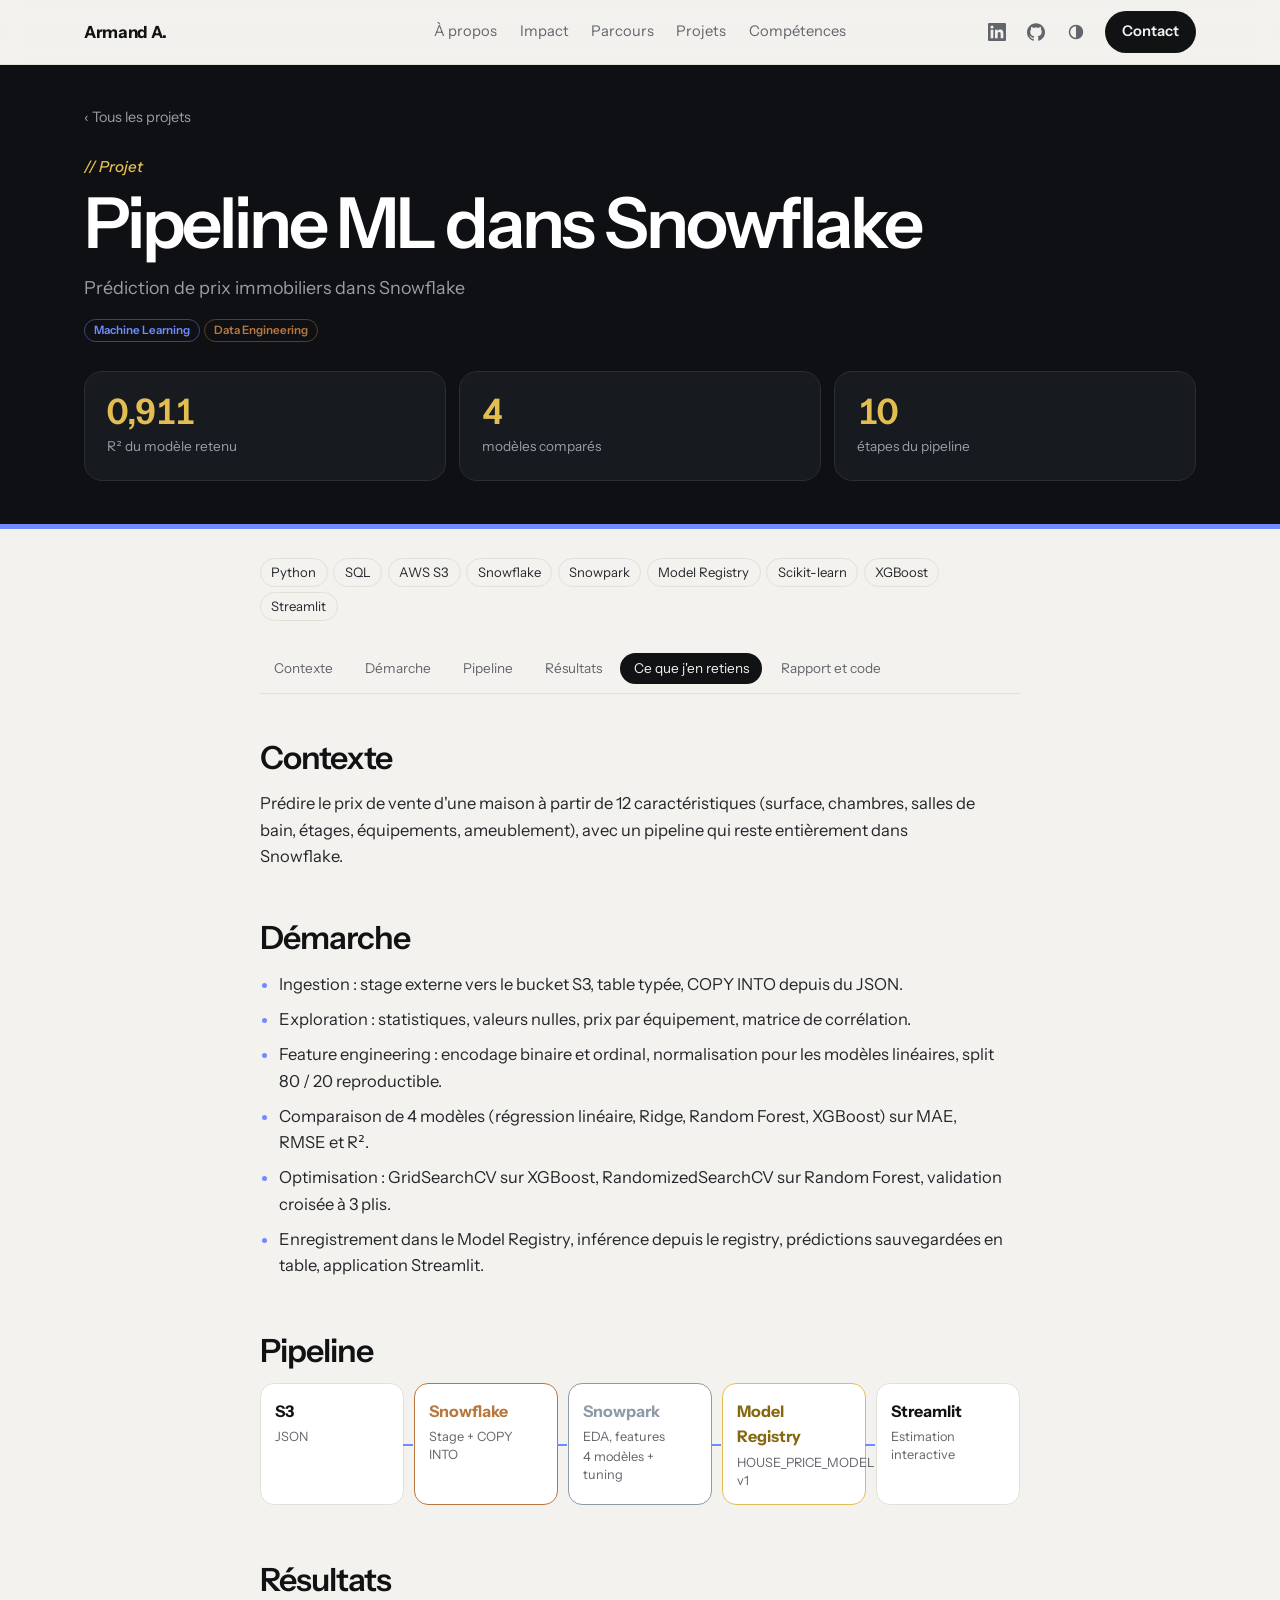
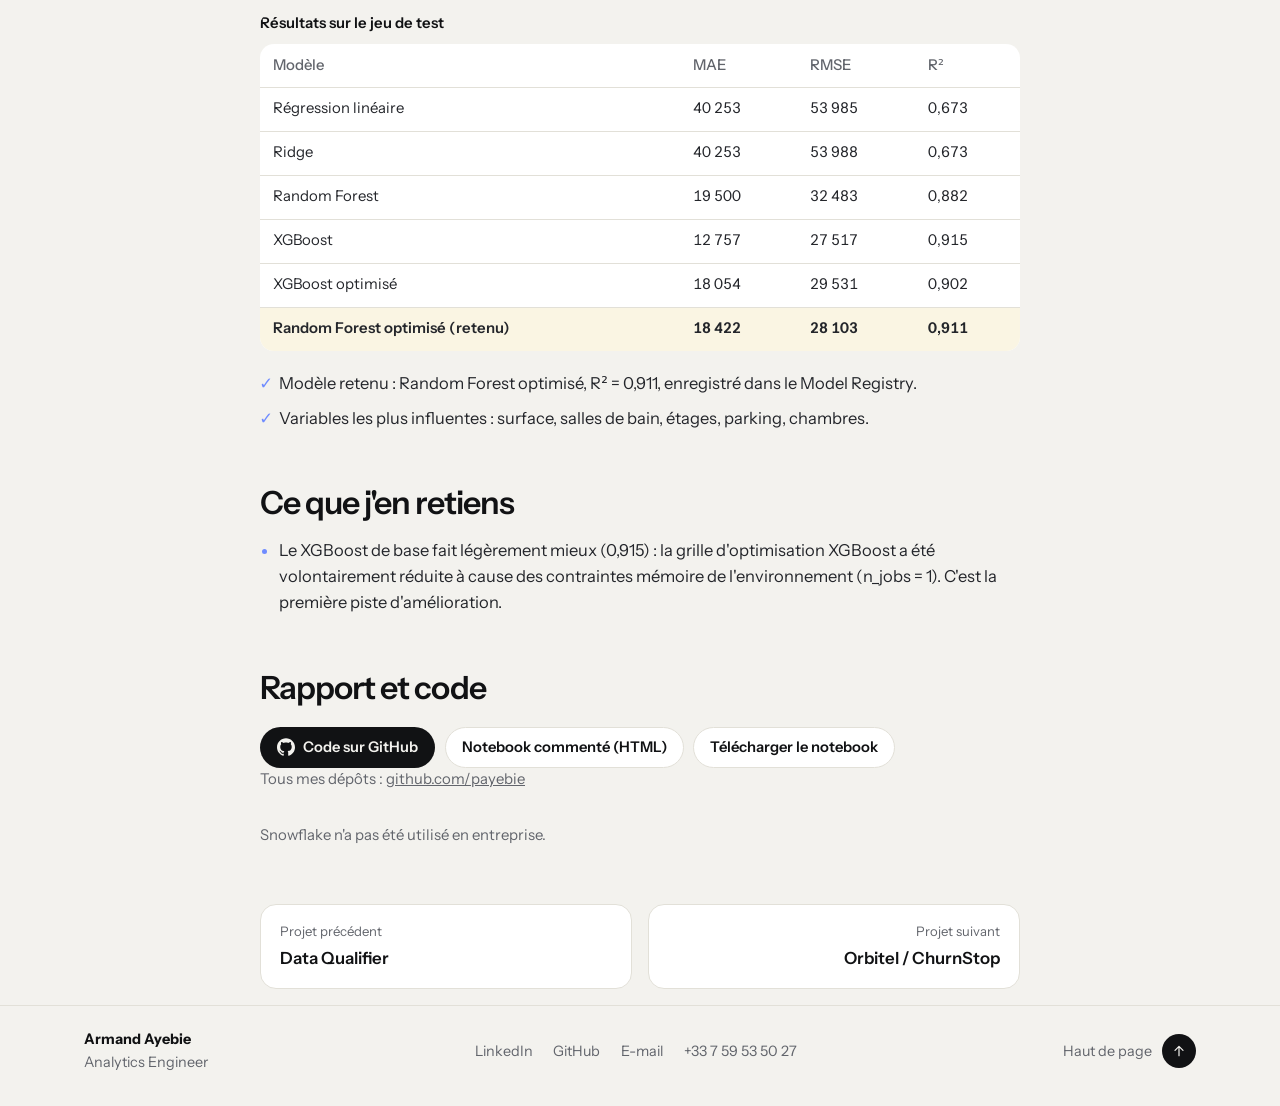
<file: projets/pipeline-ml-cloud.html>
<!doctype html><html lang="fr"><head><meta charset="utf-8"><meta name="viewport" content="width=device-width,initial-scale=1">
<title>Pipeline ML dans Snowflake, Armand Ayebie</title><meta name="description" content="Pipeline complet dans Snowflake : ingestion S3, Snowpark, 4 modèles, optimisation, Model Registry, inférence et application Streamlit."><link rel="preconnect" href="https://fonts.googleapis.com"><link rel="preconnect" href="https://fonts.gstatic.com" crossorigin><link rel="stylesheet" href="https://fonts.googleapis.com/css2?family=Instrument+Sans:ital,wght@0,400;0,500;0,600;0,700;1,500;1,600&display=swap">
<link rel="stylesheet" href="../style.css"><script>document.documentElement.classList.add("js");try{var t=localStorage.getItem("theme");if(t)document.documentElement.dataset.theme=t}catch(e){}</script></head>
<body><header class="nav"><a class="brand" href="../index.html">Armand A.</a>
<nav class="links" aria-label="Sections"><a href="../index.html#a-propos">À propos</a><a href="../index.html#impact">Impact</a><a href="../index.html#parcours">Parcours</a><a href="../index.html#projets">Projets</a><a href="../index.html#competences">Compétences</a></nav>
<div class="nright"><a class="ico" href="https://www.linkedin.com/in/armand-ayebie/" target="_blank" rel="noopener" aria-label="LinkedIn"><svg viewBox="0 0 24 24" width="18" height="18" aria-hidden="true"><path fill="currentColor"  d="M20.447 20.452h-3.554v-5.569c0-1.328-.027-3.037-1.852-3.037-1.853 0-2.136 1.445-2.136 2.939v5.667H9.351V9h3.414v1.561h.046c.477-.9 1.637-1.85 3.37-1.85 3.601 0 4.267 2.37 4.267 5.455v6.286zM5.337 7.433a2.063 2.063 0 1 1 0-4.126 2.063 2.063 0 0 1 0 4.126zm1.782 13.019H3.555V9h3.564v11.452zM22.225 0H1.771C.792 0 0 .774 0 1.729v20.542C0 23.227.792 24 1.771 24h20.451C23.2 24 24 23.227 24 22.271V1.729C24 .774 23.2 0 22.222 0h.003z"/></svg></a><a class="ico" href="https://github.com/payebie" target="_blank" rel="noopener" aria-label="GitHub"><svg viewBox="0 0 24 24" width="18" height="18" aria-hidden="true"><path fill="currentColor"  d="M12 .297c-6.63 0-12 5.373-12 12 0 5.303 3.438 9.8 8.205 11.385.6.113.82-.258.82-.577 0-.285-.01-1.04-.015-2.04-3.338.724-4.042-1.61-4.042-1.61C4.422 18.07 3.633 17.7 3.633 17.7c-1.087-.744.084-.729.084-.729 1.205.084 1.838 1.236 1.838 1.236 1.07 1.835 2.809 1.305 3.495.998.108-.776.417-1.305.76-1.605-2.665-.3-5.466-1.332-5.466-5.93 0-1.31.465-2.38 1.235-3.22-.135-.303-.54-1.523.105-3.176 0 0 1.005-.322 3.3 1.23.96-.267 1.98-.399 3-.405 1.02.006 2.04.138 3 .405 2.28-1.552 3.285-1.23 3.285-1.23.645 1.653.24 2.873.12 3.176.765.84 1.23 1.91 1.23 3.22 0 4.61-2.805 5.625-5.475 5.92.42.36.81 1.096.81 2.22 0 1.606-.015 2.896-.015 3.286 0 .315.21.69.825.57C20.565 22.092 24 17.592 24 12.297c0-6.627-5.373-12-12-12"/></svg></a>
<button id="theme" class="ico" aria-label="Changer de thème"><svg width="16" height="16" viewBox="0 0 16 16" aria-hidden="true"><circle cx="8" cy="8" r="6.5" fill="none" stroke="currentColor" stroke-width="1.5"/><path d="M8 1.5a6.5 6.5 0 0 1 0 13z" fill="currentColor"/></svg></button>
<a class="pill dark" href="../index.html#contact">Contact</a></div></header><main class="detail"><header class="phead dark-sec c-ml"><div class="wrap"><a class="back" href="../index.html#projets">Tous les projets</a>
<p class="lab h-in" style="--d:0">// Projet</p><h1 class="h-in" style="--d:1">Pipeline ML dans Snowflake</h1><p class="sub h-in" style="--d:2">Prédiction de prix immobiliers dans Snowflake</p><div class="cats h-in" style="--d:2"><span class="cat c-ml">Machine Learning</span><span class="cat c-de">Data Engineering</span></div>
<div class="kgrid h-in" style="--d:3"><div class="itile s"><b class="num">0,911</b><p>R² du modèle retenu</p></div><div class="itile s"><b class="num">4</b><p>modèles comparés</p></div><div class="itile s"><b class="num">10</b><p>étapes du pipeline</p></div></div></div></header>
<div class="wrap narrow c-ml"><div class="tags ptags"><span class="tag">Python</span><span class="tag">SQL</span><span class="tag">AWS S3</span><span class="tag">Snowflake</span><span class="tag">Snowpark</span><span class="tag">Model Registry</span><span class="tag">Scikit-learn</span><span class="tag">XGBoost</span><span class="tag">Streamlit</span></div>
<nav class="toc" aria-label="Sections de la page"><a href="#contexte">Contexte</a><a href="#demarche">Démarche</a><a href="#architecture">Pipeline</a><a href="#resultats">Résultats</a><a href="#retenu">Ce que j'en retiens</a><a href="#ressources">Rapport et code</a></nav>
<section id="contexte"><h2 class="rv">Contexte</h2><p>Prédire le prix de vente d&#x27;une maison à partir de 12 caractéristiques (surface, chambres, salles de bain, étages, équipements, ameublement), avec un pipeline qui reste entièrement dans Snowflake.</p></section><section id="demarche"><h2 class="rv">Démarche</h2><ul class=""><li>Ingestion : stage externe vers le bucket S3, table typée, COPY INTO depuis du JSON.</li><li>Exploration : statistiques, valeurs nulles, prix par équipement, matrice de corrélation.</li><li>Feature engineering : encodage binaire et ordinal, normalisation pour les modèles linéaires, split 80 / 20 reproductible.</li><li>Comparaison de 4 modèles (régression linéaire, Ridge, Random Forest, XGBoost) sur MAE, RMSE et R².</li><li>Optimisation : GridSearchCV sur XGBoost, RandomizedSearchCV sur Random Forest, validation croisée à 3 plis.</li><li>Enregistrement dans le Model Registry, inférence depuis le registry, prédictions sauvegardées en table, application Streamlit.</li></ul></section><section id="architecture"><h2 class="rv">Pipeline</h2><div class="flow rv"><div class=""><b>S3</b><small>JSON</small></div><div class="br"><b>Snowflake</b><small>Stage + COPY INTO</small></div><div class="sv"><b>Snowpark</b><small>EDA, features</small><small>4 modèles + tuning</small></div><div class="gd"><b>Model Registry</b><small>HOUSE_PRICE_MODEL v1</small></div><div class=""><b>Streamlit</b><small>Estimation interactive</small></div></div></section><section id="resultats"><h2 class="rv">Résultats</h2><div class="tw rv"><table class="data"><caption>Résultats sur le jeu de test</caption><thead><tr><th>Modèle</th><th>MAE</th><th>RMSE</th><th>R²</th></tr></thead><tbody><tr><td>Régression linéaire</td><td>40 253</td><td>53 985</td><td>0,673</td></tr><tr><td>Ridge</td><td>40 253</td><td>53 988</td><td>0,673</td></tr><tr><td>Random Forest</td><td>19 500</td><td>32 483</td><td>0,882</td></tr><tr><td>XGBoost</td><td>12 757</td><td>27 517</td><td>0,915</td></tr><tr><td>XGBoost optimisé</td><td>18 054</td><td>29 531</td><td>0,902</td></tr><tr><td>Random Forest optimisé (retenu)</td><td>18 422</td><td>28 103</td><td>0,911</td></tr></tbody></table></div><ul class="res"><li>Modèle retenu : Random Forest optimisé, R² = 0,911, enregistré dans le Model Registry.</li><li>Variables les plus influentes : surface, salles de bain, étages, parking, chambres.</li></ul></section><section id="retenu"><h2 class="rv">Ce que j'en retiens</h2><ul class=""><li>Le XGBoost de base fait légèrement mieux (0,915) : la grille d&#x27;optimisation XGBoost a été volontairement réduite à cause des contraintes mémoire de l&#x27;environnement (n_jobs = 1). C&#x27;est la première piste d&#x27;amélioration.</li></ul></section><section id="ressources"><h2 class="rv">Rapport et code</h2><div class="cta"><a class="pill dark" href="https://github.com/payebie/House-Price-Prediction" target="_blank" rel="noopener"><svg viewBox="0 0 24 24" width="18" height="18" aria-hidden="true"><path fill="currentColor"  d="M12 .297c-6.63 0-12 5.373-12 12 0 5.303 3.438 9.8 8.205 11.385.6.113.82-.258.82-.577 0-.285-.01-1.04-.015-2.04-3.338.724-4.042-1.61-4.042-1.61C4.422 18.07 3.633 17.7 3.633 17.7c-1.087-.744.084-.729.084-.729 1.205.084 1.838 1.236 1.838 1.236 1.07 1.835 2.809 1.305 3.495.998.108-.776.417-1.305.76-1.605-2.665-.3-5.466-1.332-5.466-5.93 0-1.31.465-2.38 1.235-3.22-.135-.303-.54-1.523.105-3.176 0 0 1.005-.322 3.3 1.23.96-.267 1.98-.399 3-.405 1.02.006 2.04.138 3 .405 2.28-1.552 3.285-1.23 3.285-1.23.645 1.653.24 2.873.12 3.176.765.84 1.23 1.91 1.23 3.22 0 4.61-2.805 5.625-5.475 5.92.42.36.81 1.096.81 2.22 0 1.606-.015 2.896-.015 3.286 0 .315.21.69.825.57C20.565 22.092 24 17.592 24 12.297c0-6.627-5.373-12-12-12"/></svg><span>Code sur GitHub</span></a><a class="pill line" href="../rapports/pipeline-ml-snowflake.html" target="_blank" rel="noopener"><span>Notebook commenté (HTML)</span></a><a class="pill line" href="../code/house-price-ml-snowflake.ipynb" target="_blank" rel="noopener"><span>Télécharger le notebook</span></a></div><p class="muted">Tous mes dépôts : <a href="https://github.com/payebie" target="_blank" rel="noopener">github.com/payebie</a></p></section>
<p class="muted note">Snowflake n&#x27;a pas été utilisé en entreprise.</p>
<nav class="pn" aria-label="Autres projets"><a href="data-qualifier.html"><span>Projet précédent</span>Data Qualifier</a><a href="orbitel-churnstop.html"><span>Projet suivant</span>Orbitel / ChurnStop</a></nav></div></main>
<footer class="foot"><div class="wrap fin"><div><b>Armand Ayebie</b><span>Analytics Engineer</span></div><nav aria-label="Liens"><a href="https://www.linkedin.com/in/armand-ayebie/" target="_blank" rel="noopener">LinkedIn</a><a href="https://github.com/payebie" target="_blank" rel="noopener">GitHub</a><a href="mailto:payebie1@gmail.com">E-mail</a><a href="tel:+33759535027">+33 7 59 53 50 27</a></nav><a class="top" href="#">Haut de page <span class="upc"><svg viewBox="0 0 24 24" width="16" height="16" aria-hidden="true"><path fill="none" stroke="currentColor" stroke-width="1.8" stroke-linecap="round" stroke-linejoin="round" d="M12 19V5 M6 11l6-6 6 6"/></svg></span></a></div></footer>
<dialog id="lb" aria-label="Image agrandie"><button class="lbx" aria-label="Fermer">×</button><img alt=""><p></p><div class="lbn"><button class="lbp" aria-label="Image précédente">‹</button><button class="lbnx" aria-label="Image suivante">›</button></div></dialog>
<script src="../app.js"></script></body></html>
</file>
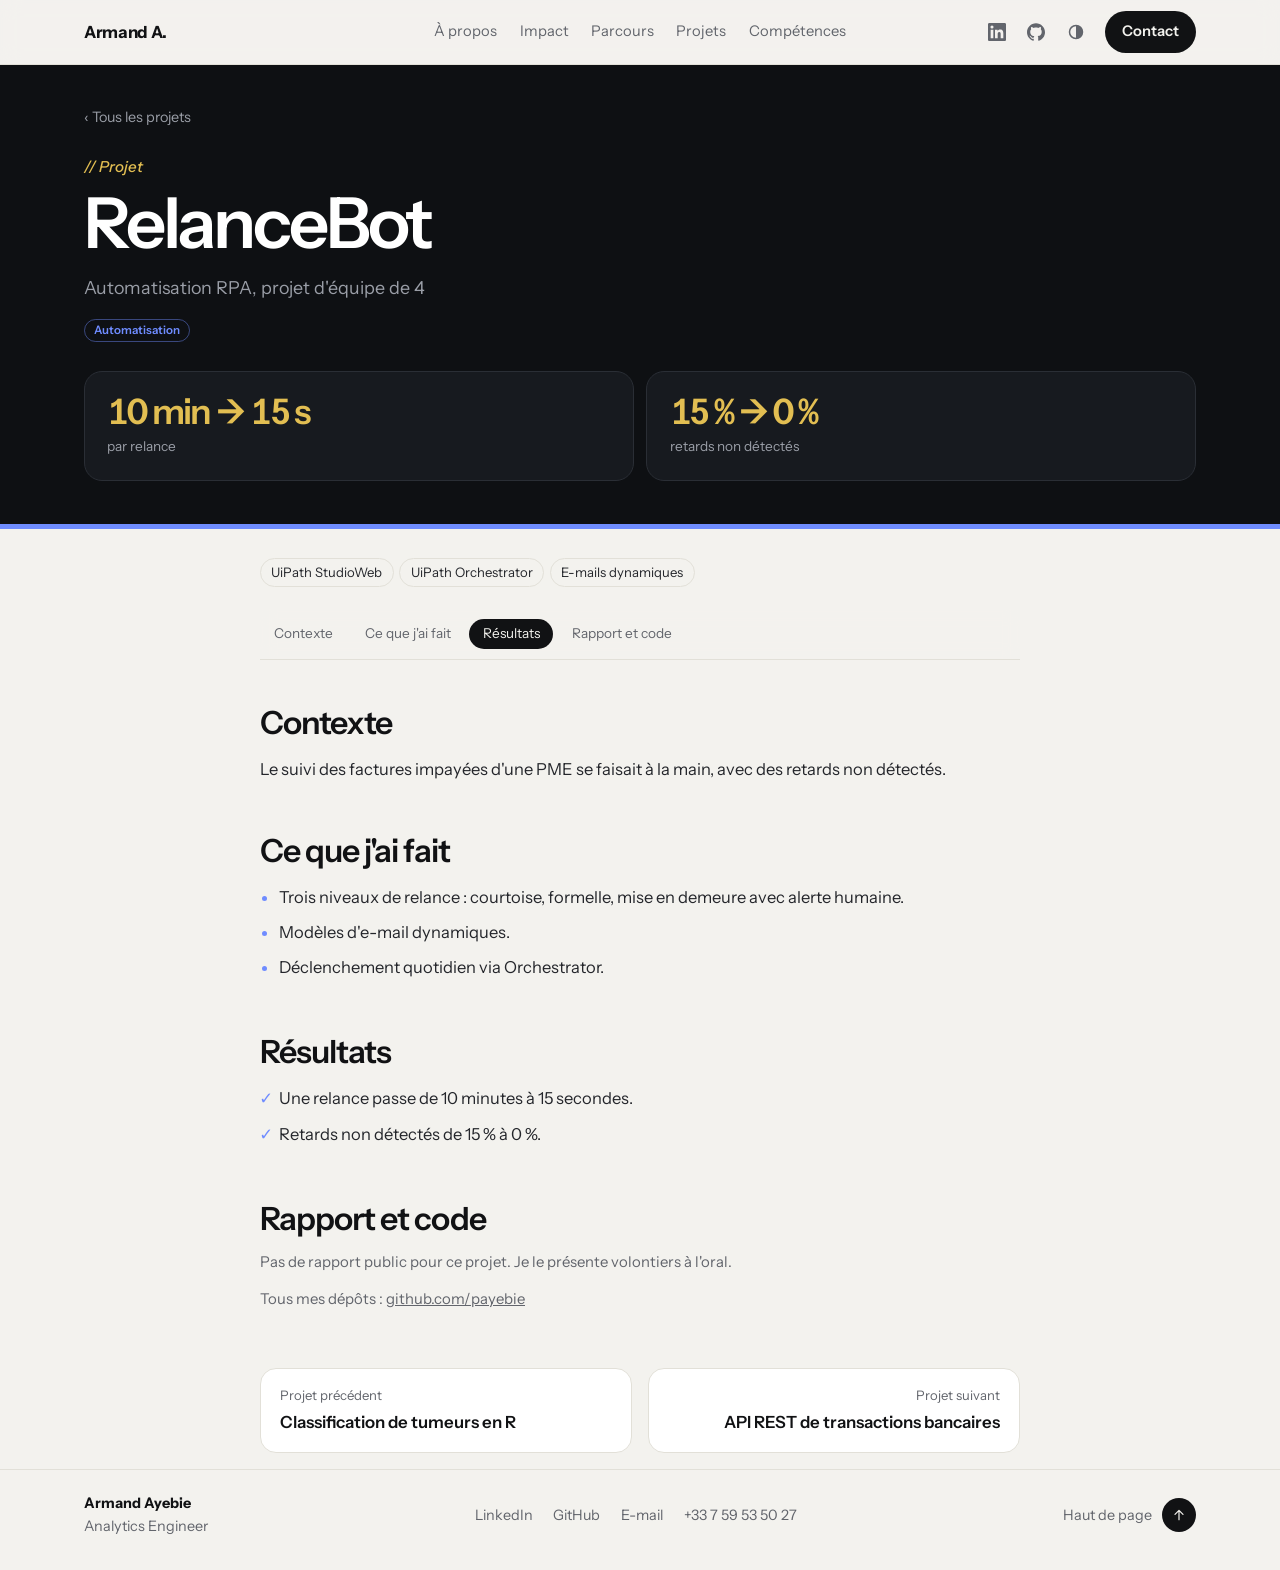
<file: projets/relancebot.html>
<!doctype html><html lang="fr"><head><meta charset="utf-8"><meta name="viewport" content="width=device-width,initial-scale=1">
<title>RelanceBot, Armand Ayebie</title><meta name="description" content="Relance automatique de factures impayées en trois niveaux pour une PME."><link rel="preconnect" href="https://fonts.googleapis.com"><link rel="preconnect" href="https://fonts.gstatic.com" crossorigin><link rel="stylesheet" href="https://fonts.googleapis.com/css2?family=Instrument+Sans:ital,wght@0,400;0,500;0,600;0,700;1,500;1,600&display=swap">
<link rel="stylesheet" href="../style.css"><script>document.documentElement.classList.add("js");try{var t=localStorage.getItem("theme");if(t)document.documentElement.dataset.theme=t}catch(e){}</script></head>
<body><header class="nav"><a class="brand" href="../index.html">Armand A.</a>
<nav class="links" aria-label="Sections"><a href="../index.html#a-propos">À propos</a><a href="../index.html#impact">Impact</a><a href="../index.html#parcours">Parcours</a><a href="../index.html#projets">Projets</a><a href="../index.html#competences">Compétences</a></nav>
<div class="nright"><a class="ico" href="https://www.linkedin.com/in/armand-ayebie/" target="_blank" rel="noopener" aria-label="LinkedIn"><svg viewBox="0 0 24 24" width="18" height="18" aria-hidden="true"><path fill="currentColor"  d="M20.447 20.452h-3.554v-5.569c0-1.328-.027-3.037-1.852-3.037-1.853 0-2.136 1.445-2.136 2.939v5.667H9.351V9h3.414v1.561h.046c.477-.9 1.637-1.85 3.37-1.85 3.601 0 4.267 2.37 4.267 5.455v6.286zM5.337 7.433a2.063 2.063 0 1 1 0-4.126 2.063 2.063 0 0 1 0 4.126zm1.782 13.019H3.555V9h3.564v11.452zM22.225 0H1.771C.792 0 0 .774 0 1.729v20.542C0 23.227.792 24 1.771 24h20.451C23.2 24 24 23.227 24 22.271V1.729C24 .774 23.2 0 22.222 0h.003z"/></svg></a><a class="ico" href="https://github.com/payebie" target="_blank" rel="noopener" aria-label="GitHub"><svg viewBox="0 0 24 24" width="18" height="18" aria-hidden="true"><path fill="currentColor"  d="M12 .297c-6.63 0-12 5.373-12 12 0 5.303 3.438 9.8 8.205 11.385.6.113.82-.258.82-.577 0-.285-.01-1.04-.015-2.04-3.338.724-4.042-1.61-4.042-1.61C4.422 18.07 3.633 17.7 3.633 17.7c-1.087-.744.084-.729.084-.729 1.205.084 1.838 1.236 1.838 1.236 1.07 1.835 2.809 1.305 3.495.998.108-.776.417-1.305.76-1.605-2.665-.3-5.466-1.332-5.466-5.93 0-1.31.465-2.38 1.235-3.22-.135-.303-.54-1.523.105-3.176 0 0 1.005-.322 3.3 1.23.96-.267 1.98-.399 3-.405 1.02.006 2.04.138 3 .405 2.28-1.552 3.285-1.23 3.285-1.23.645 1.653.24 2.873.12 3.176.765.84 1.23 1.91 1.23 3.22 0 4.61-2.805 5.625-5.475 5.92.42.36.81 1.096.81 2.22 0 1.606-.015 2.896-.015 3.286 0 .315.21.69.825.57C20.565 22.092 24 17.592 24 12.297c0-6.627-5.373-12-12-12"/></svg></a>
<button id="theme" class="ico" aria-label="Changer de thème"><svg width="16" height="16" viewBox="0 0 16 16" aria-hidden="true"><circle cx="8" cy="8" r="6.5" fill="none" stroke="currentColor" stroke-width="1.5"/><path d="M8 1.5a6.5 6.5 0 0 1 0 13z" fill="currentColor"/></svg></button>
<a class="pill dark" href="../index.html#contact">Contact</a></div></header><main class="detail"><header class="phead dark-sec c-auto"><div class="wrap"><a class="back" href="../index.html#projets">Tous les projets</a>
<p class="lab h-in" style="--d:0">// Projet</p><h1 class="h-in" style="--d:1">RelanceBot</h1><p class="sub h-in" style="--d:2">Automatisation RPA, projet d&#x27;équipe de 4</p><div class="cats h-in" style="--d:2"><span class="cat c-auto">Automatisation</span></div>
<div class="kgrid h-in" style="--d:3"><div class="itile s"><b class="num">10 min → 15 s</b><p>par relance</p></div><div class="itile s"><b class="num">15 % → 0 %</b><p>retards non détectés</p></div></div></div></header>
<div class="wrap narrow c-auto"><div class="tags ptags"><span class="tag">UiPath StudioWeb</span><span class="tag">UiPath Orchestrator</span><span class="tag">E-mails dynamiques</span></div>
<nav class="toc" aria-label="Sections de la page"><a href="#contexte">Contexte</a><a href="#demarche">Ce que j'ai fait</a><a href="#resultats">Résultats</a><a href="#ressources">Rapport et code</a></nav>
<section id="contexte"><h2 class="rv">Contexte</h2><p>Le suivi des factures impayées d&#x27;une PME se faisait à la main, avec des retards non détectés.</p></section><section id="demarche"><h2 class="rv">Ce que j'ai fait</h2><ul class=""><li>Trois niveaux de relance : courtoise, formelle, mise en demeure avec alerte humaine.</li><li>Modèles d&#x27;e-mail dynamiques.</li><li>Déclenchement quotidien via Orchestrator.</li></ul></section><section id="resultats"><h2 class="rv">Résultats</h2><ul class="res"><li>Une relance passe de 10 minutes à 15 secondes.</li><li>Retards non détectés de 15 % à 0 %.</li></ul></section><section id="ressources"><h2 class="rv">Rapport et code</h2><p class="muted">Pas de rapport public pour ce projet. Je le présente volontiers à l'oral.</p><p class="muted">Tous mes dépôts : <a href="https://github.com/payebie" target="_blank" rel="noopener">github.com/payebie</a></p></section>

<nav class="pn" aria-label="Autres projets"><a href="classification-tumeurs-r.html"><span>Projet précédent</span>Classification de tumeurs en R</a><a href="api-transactions.html"><span>Projet suivant</span>API REST de transactions bancaires</a></nav></div></main>
<footer class="foot"><div class="wrap fin"><div><b>Armand Ayebie</b><span>Analytics Engineer</span></div><nav aria-label="Liens"><a href="https://www.linkedin.com/in/armand-ayebie/" target="_blank" rel="noopener">LinkedIn</a><a href="https://github.com/payebie" target="_blank" rel="noopener">GitHub</a><a href="mailto:payebie1@gmail.com">E-mail</a><a href="tel:+33759535027">+33 7 59 53 50 27</a></nav><a class="top" href="#">Haut de page <span class="upc"><svg viewBox="0 0 24 24" width="16" height="16" aria-hidden="true"><path fill="none" stroke="currentColor" stroke-width="1.8" stroke-linecap="round" stroke-linejoin="round" d="M12 19V5 M6 11l6-6 6 6"/></svg></span></a></div></footer>
<dialog id="lb" aria-label="Image agrandie"><button class="lbx" aria-label="Fermer">×</button><img alt=""><p></p><div class="lbn"><button class="lbp" aria-label="Image précédente">‹</button><button class="lbnx" aria-label="Image suivante">›</button></div></dialog>
<script src="../app.js"></script></body></html>
</file>
<file: style.css>
/* Portfolio Armand Ayebie. Papier clair, sections nuit, or des couches Gold. */
:root{
  --paper:#F3F2EE; --surface:#FFFFFF; --ink:#111214; --text:#24262B; --muted:#62656C; --line:#E2E0D8;
  --night:#0E1013; --night2:#171A1F; --nline:#2A2E35; --ntext:#EDEEF0; --nmuted:#9A9EA7;
  --gold:#E2BE52; --goldt:#86680F; --bronze:#B8773F; --silver:#8E9AA8; --blue:#6F8CFF;
  --font:'Instrument Sans',system-ui,-apple-system,'Segoe UI',sans-serif;
  --gutter:max(20px,env(safe-area-inset-left)); --gutr:max(20px,env(safe-area-inset-right));
  color-scheme:light;
}
@media (prefers-color-scheme:dark){:root:not([data-theme="light"]){--paper:#121418;--surface:#1A1D22;--ink:#F1F2F4;--text:#DADCE0;--muted:#9EA2AA;--line:#2A2E35;--night:#08090B;--night2:#121418;--goldt:#E2BE52;color-scheme:dark}}
:root[data-theme="dark"]{--paper:#121418;--surface:#1A1D22;--ink:#F1F2F4;--text:#DADCE0;--muted:#9EA2AA;--line:#2A2E35;--night:#08090B;--night2:#121418;--goldt:#E2BE52;color-scheme:dark}
*{box-sizing:border-box}
html{scroll-behavior:smooth}
body{margin:0;background:var(--paper);color:var(--text);font:16.5px/1.6 var(--font);-webkit-font-smoothing:antialiased}
a{color:inherit}
a:focus-visible,button:focus-visible,input:focus-visible,summary:focus-visible{outline:2px solid var(--gold);outline-offset:3px;border-radius:6px}
h1,h2,h3{color:var(--ink);margin:0;line-height:1.05;letter-spacing:-.03em;text-wrap:balance;font-weight:600}
h2{font-size:clamp(2rem,4.6vw,3.2rem)}
h2 em,h1 em{font-style:italic;font-weight:600}
h2 em{color:var(--muted)}
p{margin:0 0 .8rem;max-width:66ch}
.wrap{max-width:72rem;margin:0 auto;padding-left:var(--gutter);padding-right:var(--gutr)}
.narrow{max-width:50rem}
.muted{color:var(--muted);font-size:.93rem}
.lab{font-style:italic;font-weight:500;color:var(--goldt);font-size:.95rem;margin:0 0 .5rem}
.sec{padding-top:clamp(4rem,9vw,6.5rem);padding-bottom:clamp(1rem,3vw,2rem)}
.sh{margin-bottom:2.2rem}.sh.center{text-align:center}.sh.center h2{margin:0 auto}

/* barre de navigation */
.nav{position:sticky;top:0;z-index:30;display:grid;grid-template-columns:1fr auto 1fr;align-items:center;gap:1rem;padding:.7rem max(20px,calc((100vw - 72rem)/2 + 20px));background:color-mix(in srgb,var(--paper) 86%,transparent);backdrop-filter:blur(10px);border-bottom:1px solid var(--line)}
.brand{font-weight:700;text-decoration:none;color:var(--ink);font-size:1.05rem;letter-spacing:-.02em;white-space:nowrap}
.links{display:flex;gap:1.4rem}
.links a{text-decoration:none;color:var(--muted);font-size:.92rem}
.links a:hover{color:var(--ink)}
.nright{display:flex;align-items:center;gap:.35rem;justify-content:flex-end}
.ico{display:grid;place-items:center;width:34px;height:34px;border-radius:50%;color:var(--muted);background:none;border:0;cursor:pointer}
.ico:hover{color:var(--ink);background:var(--line)}
.pill{display:inline-flex;align-items:center;gap:.5rem;border-radius:999px;padding:.5rem 1rem;font-weight:600;font-size:.92rem;text-decoration:none;border:1px solid transparent;transition:transform .2s,background .2s}
.pill:hover{transform:translateY(-1px)}
.pill.dark{background:var(--ink);color:var(--paper)}
.pill.line{border-color:var(--line);color:var(--ink);background:var(--surface)}
.pill.gold{background:var(--gold);color:#111214}
.pill.big{padding:.8rem 1.4rem;font-size:1rem}
.nav .pill{margin-left:.4rem}

/* hero */
.hero{display:grid;grid-template-columns:1.05fr .95fr;gap:clamp(2rem,5vw,4rem);align-items:center;padding-top:clamp(3rem,8vw,5.5rem);padding-bottom:3rem}
.hero h1{font-size:clamp(3.2rem,8.5vw,6.4rem);letter-spacing:-.045em;line-height:.95;margin:.2rem 0 1.4rem}
.sub{font-size:1.12rem;color:var(--muted);max-width:44ch}
.cta{display:flex;flex-wrap:wrap;align-items:center;gap:.6rem;margin-top:1.4rem}
.social{display:flex;flex-wrap:wrap;gap:.5rem}
.social a{display:inline-flex;align-items:center;gap:.5rem;padding:.72rem 1.1rem;border-radius:999px;text-decoration:none;font-weight:600;font-size:.95rem;border:1px solid var(--line);color:var(--ink);background:var(--surface);transition:transform .2s}
.social a:hover{transform:translateY(-2px)}
.social.on-dark a{background:transparent;color:var(--ntext);border-color:var(--nline)}
.trusted{margin-top:2.4rem;padding-top:1.2rem;border-top:1px solid var(--line)}
.trusted>span{display:block;font-size:.85rem;color:var(--muted);margin-bottom:.6rem}
.trusted div{display:flex;flex-wrap:wrap;gap:.4rem}
.tt{font-size:.88rem;font-weight:600;color:var(--ink);padding:.25rem .7rem;border-radius:999px;background:var(--surface);border:1px solid var(--line)}
.pcard{margin:0;background:var(--night);border-radius:22px;padding:1.4rem 1.2rem 1rem;color:var(--nmuted);box-shadow:0 30px 60px -30px rgba(14,16,19,.55)}
.pipe{width:100%;height:auto;display:block}
.pipe .pl{font:600 24px var(--font)}.pipe .ps{font:400 16px var(--font);fill:#9A9EA7}
.pcard figcaption{font-size:.85rem;margin-top:.4rem;padding:0 .3rem}
.htiles{display:grid;grid-template-columns:1fr 1fr;gap:.8rem;margin-top:.8rem}
.ht{border-radius:18px;padding:1rem 1.2rem;display:flex;flex-direction:column;gap:.15rem}
.ht b{font-size:clamp(2rem,4vw,2.8rem);letter-spacing:-.04em;line-height:1;font-weight:600;font-variant-numeric:tabular-nums}
.ht span{font-size:.88rem}
.ht.light{background:var(--surface);border:1px solid var(--line);color:var(--muted)}.ht.light b{color:var(--ink)}
.ht.dark{background:var(--night);color:var(--nmuted)}.ht.dark b{color:var(--gold)}

/* bandeau défilant */
.marquee{overflow:hidden;border-top:1px solid var(--line);border-bottom:1px solid var(--line);padding:1rem 0;-webkit-mask-image:linear-gradient(90deg,transparent,#000 8%,#000 92%,transparent);mask-image:linear-gradient(90deg,transparent,#000 8%,#000 92%,transparent)}
.mtrack{display:flex;gap:2.6rem;width:max-content;animation:scroll 40s linear infinite}
.mtrack span{font-weight:600;font-size:1.1rem;color:var(--muted);white-space:nowrap;display:inline-flex;align-items:center;gap:2.6rem}
.mtrack span::after{content:"";width:6px;height:6px;border-radius:50%;background:var(--gold)}
.marquee:hover .mtrack{animation-play-state:paused}
@keyframes scroll{to{transform:translateX(-50%)}}

/* à propos */
.about{display:grid;grid-template-columns:minmax(15rem,20rem) 1fr;gap:clamp(1.5rem,4vw,3.5rem);align-items:start}
.idcard{background:var(--night);color:var(--nmuted);border-radius:22px;padding:1.6rem;display:flex;flex-direction:column;gap:.2rem;position:sticky;top:5.5rem}
.mono{width:96px;height:96px;border-radius:24px;display:grid;place-items:center;background:linear-gradient(135deg,var(--bronze),var(--gold));color:#111214;font-weight:700;font-size:2.2rem;letter-spacing:-.04em;margin-bottom:1rem}
.idcard b{color:var(--ntext);font-size:1.25rem;letter-spacing:-.02em}
.loc{display:flex;align-items:center;gap:.4rem;margin:.8rem 0 1rem;font-size:.92rem}
.idcard .social a{padding:.55rem .9rem;font-size:.88rem}
.abody .big{font-size:clamp(1.25rem,2.4vw,1.6rem);line-height:1.35;color:var(--ink);letter-spacing:-.015em;font-weight:500}
.edu{width:100%;border-collapse:collapse;margin:1.6rem 0 1rem}
.edu caption{text-align:left;font-weight:600;color:var(--ink);padding-bottom:.4rem}
.edu th,.edu td{border-top:1px solid var(--line);padding:.75rem .4rem .75rem 0;text-align:left;vertical-align:top;font-size:.95rem}
.edu th{color:var(--ink);font-weight:600}.edu td{color:var(--muted)}.edu .yr{text-align:right;white-space:nowrap}
.certs{font-size:.93rem;color:var(--muted)}.certs b{color:var(--ink);margin-right:.4rem}

/* sections nuit */
.dark-sec{background:var(--night);color:var(--ntext)}
.dark-sec h1,.dark-sec h2,.dark-sec h3{color:#fff}
.dark-sec h2 em{color:var(--nmuted)}
.dark-sec .lab{color:var(--gold)}
.dark-sec .muted,.dark-sec .sub{color:var(--nmuted)}
#impact .sec,#projets .sec,.contact .sec{padding-bottom:clamp(4rem,8vw,6rem)}
.ibig{display:grid;grid-template-columns:repeat(3,1fr);gap:1rem}
.ismall{display:grid;grid-template-columns:repeat(5,1fr);gap:1rem;margin-top:1rem}
.itile{background:var(--night2);border:1px solid var(--nline);border-radius:18px;padding:1.4rem;display:flex;flex-direction:column;gap:.4rem;transition:border-color .3s}
.itile:hover{border-color:color-mix(in srgb,var(--gold) 50%,var(--nline))}
.itile b{font-size:clamp(2.4rem,5vw,3.6rem);font-weight:600;letter-spacing:-.045em;line-height:1;color:var(--gold);font-variant-numeric:tabular-nums}
.itile p{color:var(--nmuted);margin:0;font-size:.95rem}
.itile.s b{font-size:clamp(1.6rem,3vw,2.2rem);color:#fff}
.itile.s p{font-size:.85rem}
.ipill{align-self:flex-start;margin-top:.4rem;font-size:.75rem;font-weight:600;color:var(--gold);border:1px solid color-mix(in srgb,var(--gold) 45%,transparent);border-radius:999px;padding:.1rem .6rem}

/* boîte à outils */
.stack{display:grid;grid-template-columns:repeat(3,1fr);gap:1rem}
.scard{background:var(--surface);border:1px solid var(--line);border-radius:18px;padding:1.3rem}
.scard h3{font-size:1.1rem;letter-spacing:-.015em;margin-bottom:.9rem}
.tags{display:flex;flex-wrap:wrap;gap:.35rem}
.tag{font-size:.82rem;color:var(--text);border:1px solid var(--line);border-radius:999px;padding:.18rem .65rem;background:var(--paper)}

/* parcours */
.xps{max-width:52rem;margin:0 auto}
.xp{border-bottom:1px solid var(--line)}
.xp summary{display:grid;grid-template-columns:auto 1fr auto auto;gap:1rem;align-items:center;padding:1.2rem .2rem;cursor:pointer;list-style:none}
.xp summary::-webkit-details-marker{display:none}
.xdot{width:10px;height:10px;border-radius:50%;background:var(--ink);box-shadow:0 0 0 4px var(--paper),0 0 0 5px var(--line)}
.xco b{display:block;color:var(--ink);font-size:1.2rem;letter-spacing:-.02em}
.xco span{color:var(--muted);font-size:.93rem}
.xd{color:var(--muted);font-size:.9rem;white-space:nowrap}
.xch{width:10px;height:10px;border-right:2px solid var(--muted);border-bottom:2px solid var(--muted);transform:rotate(45deg);transition:transform .25s;margin:0 .4rem .3rem}
.xp[open] .xch{transform:rotate(-135deg);margin-bottom:-.2rem}
.xp[open] .xdot{background:var(--gold)}
.xbody{padding:0 0 1.2rem 2.2rem}
.xbody ul{margin:0;padding-left:1.1rem}.xbody li{margin-bottom:.4rem;color:var(--text)}
.xp[open] .xbody{animation:drop .35s ease}
@keyframes drop{from{opacity:0;transform:translateY(-6px)}to{opacity:1;transform:none}}

/* projets */
.tools{display:flex;flex-wrap:wrap;gap:.8rem;justify-content:center;align-items:center;margin-bottom:.4rem}
.chips{display:flex;flex-wrap:wrap;gap:.4rem;justify-content:center}
.chip{border:1px solid var(--nline);background:transparent;color:var(--nmuted);border-radius:999px;padding:.38rem .9rem;cursor:pointer;font:600 .85rem var(--font)}
.chip:hover{color:#fff;border-color:var(--nmuted)}
.chip.on{background:var(--gold);border-color:var(--gold);color:#111214}
#q{padding:.55rem 1rem;border-radius:999px;border:1px solid var(--nline);background:var(--night2);color:#fff;font:inherit;font-size:.9rem;min-width:min(100%,17rem)}
#count{text-align:center;margin:.6rem 0 1.4rem}
.grid{display:grid;grid-template-columns:repeat(3,1fr);gap:1rem}
.card{display:flex;flex-direction:column;background:var(--night2);border:1px solid var(--nline);border-radius:18px;overflow:hidden;text-decoration:none;color:var(--ntext);transition:transform .3s cubic-bezier(.2,.7,.2,1),border-color .3s}
.card[hidden]{display:none}
.card:hover{transform:translateY(-4px);border-color:color-mix(in srgb,var(--catc) 60%,var(--nline))}
.thumb{aspect-ratio:16/9;overflow:hidden;background:#fff;border-bottom:1px solid var(--nline)}
.thumb img{width:100%;height:100%;object-fit:cover;object-position:left top;display:block;transition:transform .6s ease}
.card:hover .thumb img{transform:scale(1.05)}
.thumb.ph{display:grid;place-items:center;background:radial-gradient(circle at 30% 20%,color-mix(in srgb,var(--catc) 35%,transparent),transparent 60%),var(--night);}
.thumb.ph span{font-size:clamp(2rem,4vw,2.8rem);font-weight:600;letter-spacing:-.04em;color:var(--catc)}
.cbody{padding:1.1rem 1.2rem 1.2rem;display:flex;flex-direction:column;gap:.5rem;flex:1}
.card h3{font-size:1.2rem;letter-spacing:-.02em}
.card p{color:var(--nmuted);font-size:.9rem;margin:0}
.cfoot{margin-top:auto;padding-top:.8rem;border-top:1px dashed var(--nline);display:flex;justify-content:space-between;align-items:flex-end;gap:.6rem}
.ck b{display:block;font-size:1.5rem;font-weight:600;letter-spacing:-.03em;color:var(--catc);line-height:1.1}
.ck span{font-size:.75rem;color:var(--nmuted)}
.cb{display:flex;gap:.3rem;flex-wrap:wrap;justify-content:flex-end}
.badge{font-size:.72rem;font-weight:600;color:var(--ntext);border:1px solid var(--nline);border-radius:999px;padding:.08rem .5rem}
.cats{display:flex;flex-wrap:wrap;gap:.3rem}
.cat{font-size:.72rem;font-weight:600;padding:.1rem .55rem;border-radius:999px;color:var(--catc);border:1px solid color-mix(in srgb,var(--catc) 45%,transparent)}
.c-de{--catc:var(--bronze)}.c-dq{--catc:var(--silver)}.c-bi{--catc:var(--gold)}.c-ia,.c-ml,.c-api,.c-auto{--catc:var(--blue)}
.cats .c-bi,.cats .c-de,.cats .c-dq,.cats .c-ia,.cats .c-ml,.cats .c-api,.cats .c-auto{color:var(--catc)}
.cat.c-de{--catc:var(--bronze)}.cat.c-dq{--catc:var(--silver)}.cat.c-bi{--catc:var(--gold)}.cat.c-ia,.cat.c-ml,.cat.c-api,.cat.c-auto{--catc:var(--blue)}

/* contact */
.contact{border-top:1px solid var(--nline)}
.cgrid{display:grid;grid-template-columns:1.1fr .9fr;gap:2.5rem;align-items:center}
.contact h2{font-size:clamp(2.6rem,6vw,4.4rem)}
.clist{list-style:none;padding:0;margin:1.6rem 0 0;display:grid;gap:.8rem}
.clist li{display:flex;align-items:center;gap:.8rem;color:var(--nmuted)}
.clist svg{color:var(--gold);flex:none}
.clist a{color:var(--ntext);text-decoration:none}.clist a:hover{color:var(--gold)}
.mailcard{background:var(--night2);border:1px solid var(--nline);border-radius:22px;padding:2rem;display:flex;flex-direction:column;gap:1rem;align-items:flex-start}
.mailcard p{color:var(--nmuted);margin:0}
.mail{font-size:clamp(1.2rem,2.6vw,1.7rem);font-weight:600;color:#fff;text-decoration:none;letter-spacing:-.02em;word-break:break-all}
.mail:hover{color:var(--gold)}

/* pied de page */
.foot{border-top:1px solid var(--line);padding:1.4rem 0 2rem;font-size:.9rem;color:var(--muted)}
.fin{display:flex;justify-content:space-between;align-items:center;gap:1rem;flex-wrap:wrap}
.fin b{color:var(--ink);display:block}
.fin nav{display:flex;gap:1.3rem}.fin nav a{text-decoration:none}.fin nav a:hover{color:var(--ink)}
.top{display:inline-flex;align-items:center;gap:.6rem;text-decoration:none}
.upc{display:grid;place-items:center;width:34px;height:34px;border-radius:50%;background:var(--ink);color:var(--paper)}

/* pages projet */
.phead{padding:2.4rem 0 3rem;position:relative}
.phead::after{content:"";position:absolute;left:0;bottom:0;height:5px;width:100%;background:var(--catc,var(--gold));transform-origin:left;animation:grow 1.1s .3s cubic-bezier(.2,.7,.2,1) both}
.back{display:inline-block;color:var(--nmuted);text-decoration:none;font-size:.9rem;margin-bottom:1.6rem}
.back::before{content:"‹  "}.back:hover{color:#fff}
.phead h1{font-size:clamp(2.3rem,6vw,4.4rem);letter-spacing:-.045em;margin:.2rem 0 .8rem;max-width:20ch}
.phead .sub{margin-bottom:1rem}
.kgrid{display:grid;grid-template-columns:repeat(auto-fit,minmax(11rem,1fr));gap:.8rem;margin-top:1.8rem}
.kgrid .itile b{color:var(--gold)}
.ptags{margin-top:1.8rem}
.toc{display:flex;gap:.3rem;overflow-x:auto;margin:1.4rem 0 .5rem;position:sticky;top:3.4rem;background:color-mix(in srgb,var(--paper) 92%,transparent);backdrop-filter:blur(8px);padding:.6rem 0;z-index:10;border-bottom:1px solid var(--line);scrollbar-width:none}
.toc a{flex:none;font-size:.85rem;text-decoration:none;border-radius:999px;padding:.28rem .85rem;color:var(--muted)}
.toc a:hover{color:var(--ink)}.toc a.on{background:var(--ink);color:var(--paper)}
.detail section{padding-top:2.4rem;scroll-margin-top:6.5rem}
.detail h2{font-size:clamp(1.6rem,3vw,2rem);margin-bottom:1rem}
.detail li{margin-bottom:.55rem;max-width:66ch}
.detail ul{padding-left:1.2rem}
.detail ul li::marker{color:var(--catc,var(--gold))}
.res li::marker{content:"✓  ";color:var(--goldt)}
.flow{display:grid;grid-template-columns:repeat(auto-fit,minmax(8.5rem,1fr));gap:.6rem;margin:1rem 0 1.2rem}
.flow div{background:var(--surface);border:1px solid var(--line);border-radius:14px;padding:.9rem;font-size:.9rem;position:relative}
.flow b{display:block;color:var(--ink);font-size:1rem;margin-bottom:.25rem}
.flow small{display:block;color:var(--muted);font-size:.8rem;line-height:1.4;margin-top:.15rem}
.flow .br{border-color:var(--bronze)}.flow .br b{color:var(--bronze)}
.flow .sv{border-color:var(--silver)}.flow .sv b{color:var(--silver)}
.flow .gd{border-color:var(--gold)}.flow .gd b{color:var(--goldt)}
.logic{border-left:3px solid var(--catc,var(--gold));padding:.8rem 1rem;background:var(--surface);border-radius:0 14px 14px 0}
.gallery{display:grid;grid-template-columns:repeat(auto-fit,minmax(14rem,1fr));gap:1rem}
.shot{margin:0}.shot.wide{grid-column:1/-1}
.shot a{display:block;border-radius:14px;overflow:hidden;border:1px solid var(--line);background:#fff;cursor:zoom-in}
.shot img{width:100%;height:auto;display:block;transition:transform .5s ease}
.shot a:hover img{transform:scale(1.03)}
figcaption{font-size:.85rem;color:var(--muted);margin-top:.45rem}
.tw{overflow-x:auto;margin:.4rem 0 1.2rem}
.data{border-collapse:collapse;width:100%;font-size:.93rem;font-variant-numeric:tabular-nums;background:var(--surface);border-radius:14px;overflow:hidden}
.data caption{text-align:left;font-weight:600;color:var(--ink);padding-bottom:.5rem}
.data th,.data td{border-bottom:1px solid var(--line);padding:.6rem .8rem;text-align:left;white-space:nowrap}
.data th{color:var(--muted);font-weight:500}
.data tbody tr:last-child td{background:color-mix(in srgb,var(--gold) 16%,var(--surface));font-weight:600;border-bottom:0}
.note{margin-top:2rem}
.pn{display:grid;grid-template-columns:1fr 1fr;gap:1rem;margin:3.5rem 0 1rem}
.pn a{text-decoration:none;color:var(--ink);font-weight:600;font-size:1.05rem;background:var(--surface);border:1px solid var(--line);border-radius:16px;padding:1rem 1.2rem;transition:border-color .2s}
.pn a:hover{border-color:var(--ink)}
.pn a span{display:block;font-weight:400;font-size:.82rem;color:var(--muted);margin-bottom:.2rem}
.pn a:last-child{text-align:right}

/* visionneuse */
dialog#lb{border:0;padding:0;background:transparent;max-width:min(96vw,1400px);width:100%;color:#fff}
dialog#lb::backdrop{background:rgba(8,9,11,.9)}
dialog#lb[open]{animation:lbin .25s ease}
dialog#lb img{width:100%;height:auto;max-height:82vh;object-fit:contain;border-radius:10px;background:#fff;display:block}
dialog#lb p{margin:.7rem 0 0;color:#dfe1e5;max-width:none;text-align:center}
.lbx{position:absolute;top:.4rem;right:.4rem;width:40px;height:40px;border-radius:50%;border:0;background:rgba(8,9,11,.75);color:#fff;font-size:1.5rem;cursor:pointer;z-index:2}
.lbn{display:flex;justify-content:center;gap:.6rem;margin-top:.6rem}.lbn[hidden]{display:none}
.lbn button{width:44px;height:44px;border-radius:50%;border:1px solid rgba(255,255,255,.35);background:transparent;color:#fff;font-size:1.4rem;cursor:pointer}
@keyframes lbin{from{opacity:0;transform:scale(.96)}to{opacity:1;transform:none}}

/* animations */
@keyframes rise{from{opacity:0;transform:translateY(20px)}to{opacity:1;transform:none}}
@keyframes grow{from{transform:scaleX(0)}to{transform:scaleX(1)}}
.js .h-in{animation:rise .85s cubic-bezier(.2,.7,.2,1) both;animation-delay:calc(var(--d,0)*110ms)}
.js .rv{opacity:0;transform:translateY(24px);transition:opacity .7s ease,transform .7s cubic-bezier(.2,.7,.2,1);transition-delay:calc(var(--i,0)*70ms)}
.js .rv.in{opacity:1;transform:none}
.js .flow.rv{opacity:1;transform:none}
.js .flow.rv>div{opacity:0;transform:translateX(-14px);transition:opacity .5s ease,transform .5s ease}
.js .flow.rv.in>div{opacity:1;transform:none}
.flow.rv.in>div:nth-child(2){transition-delay:.15s}.flow.rv.in>div:nth-child(3){transition-delay:.3s}.flow.rv.in>div:nth-child(4){transition-delay:.45s}.flow.rv.in>div:nth-child(5){transition-delay:.6s}
.flow.in>div:not(:last-child)::after{content:"";position:absolute;right:-.6rem;top:50%;width:.6rem;height:2px;background:var(--catc,var(--gold));transform-origin:left;animation:grow .4s ease both;animation-delay:inherit}

@media (max-width:980px){
  .links{display:none}.nav{grid-template-columns:1fr auto}
  .hero{grid-template-columns:1fr}
  .about{grid-template-columns:1fr}.idcard{position:static}
  .ismall{grid-template-columns:repeat(3,1fr)}
  .stack,.grid{grid-template-columns:repeat(2,1fr)}
  .cgrid{grid-template-columns:1fr}
}
@media (max-width:640px){
  body{font-size:16px}
  .nav .pill{display:none}
  .ibig,.stack,.grid{grid-template-columns:1fr}
  .ismall{grid-template-columns:repeat(2,1fr)}
  .htiles{grid-template-columns:1fr 1fr}
  .xp summary{grid-template-columns:auto 1fr auto}.xd{grid-column:2;grid-row:2;margin-top:-.6rem}
  .xbody{padding-left:1.6rem}
  .pipe .ps{display:none}
  .pn{grid-template-columns:1fr}.pn a:last-child{text-align:left}
  .flow.in>div::after{display:none}
  .fin{flex-direction:column;align-items:flex-start}
}
@media (prefers-reduced-motion:reduce){
  html{scroll-behavior:auto}
  .js .h-in,.js .rv,.js .flow.rv>div{animation:none!important;opacity:1!important;transform:none!important;transition:none!important}
  .mtrack{animation:none;flex-wrap:wrap;width:auto}
  .phead::after,.flow.in>div::after,dialog#lb[open],.xp[open] .xbody{animation:none!important}
  .card,.thumb img,.shot img,.social a,.pill{transition:none!important}
}
.sh.center p,.sh.center .lab{margin-left:auto;margin-right:auto}
#count{max-width:none}
.loc.tl{margin-top:-.6rem}.loc a{color:var(--ntext);text-decoration:none}.loc a:hover{color:var(--gold)}
.mail.tel{font-size:clamp(1.1rem,2.2vw,1.4rem);color:var(--nmuted);margin-top:-.6rem}
.pill.ondark{border-color:var(--nline);color:var(--ntext)}
.mailcard .cta{margin-top:.2rem}
</file>
